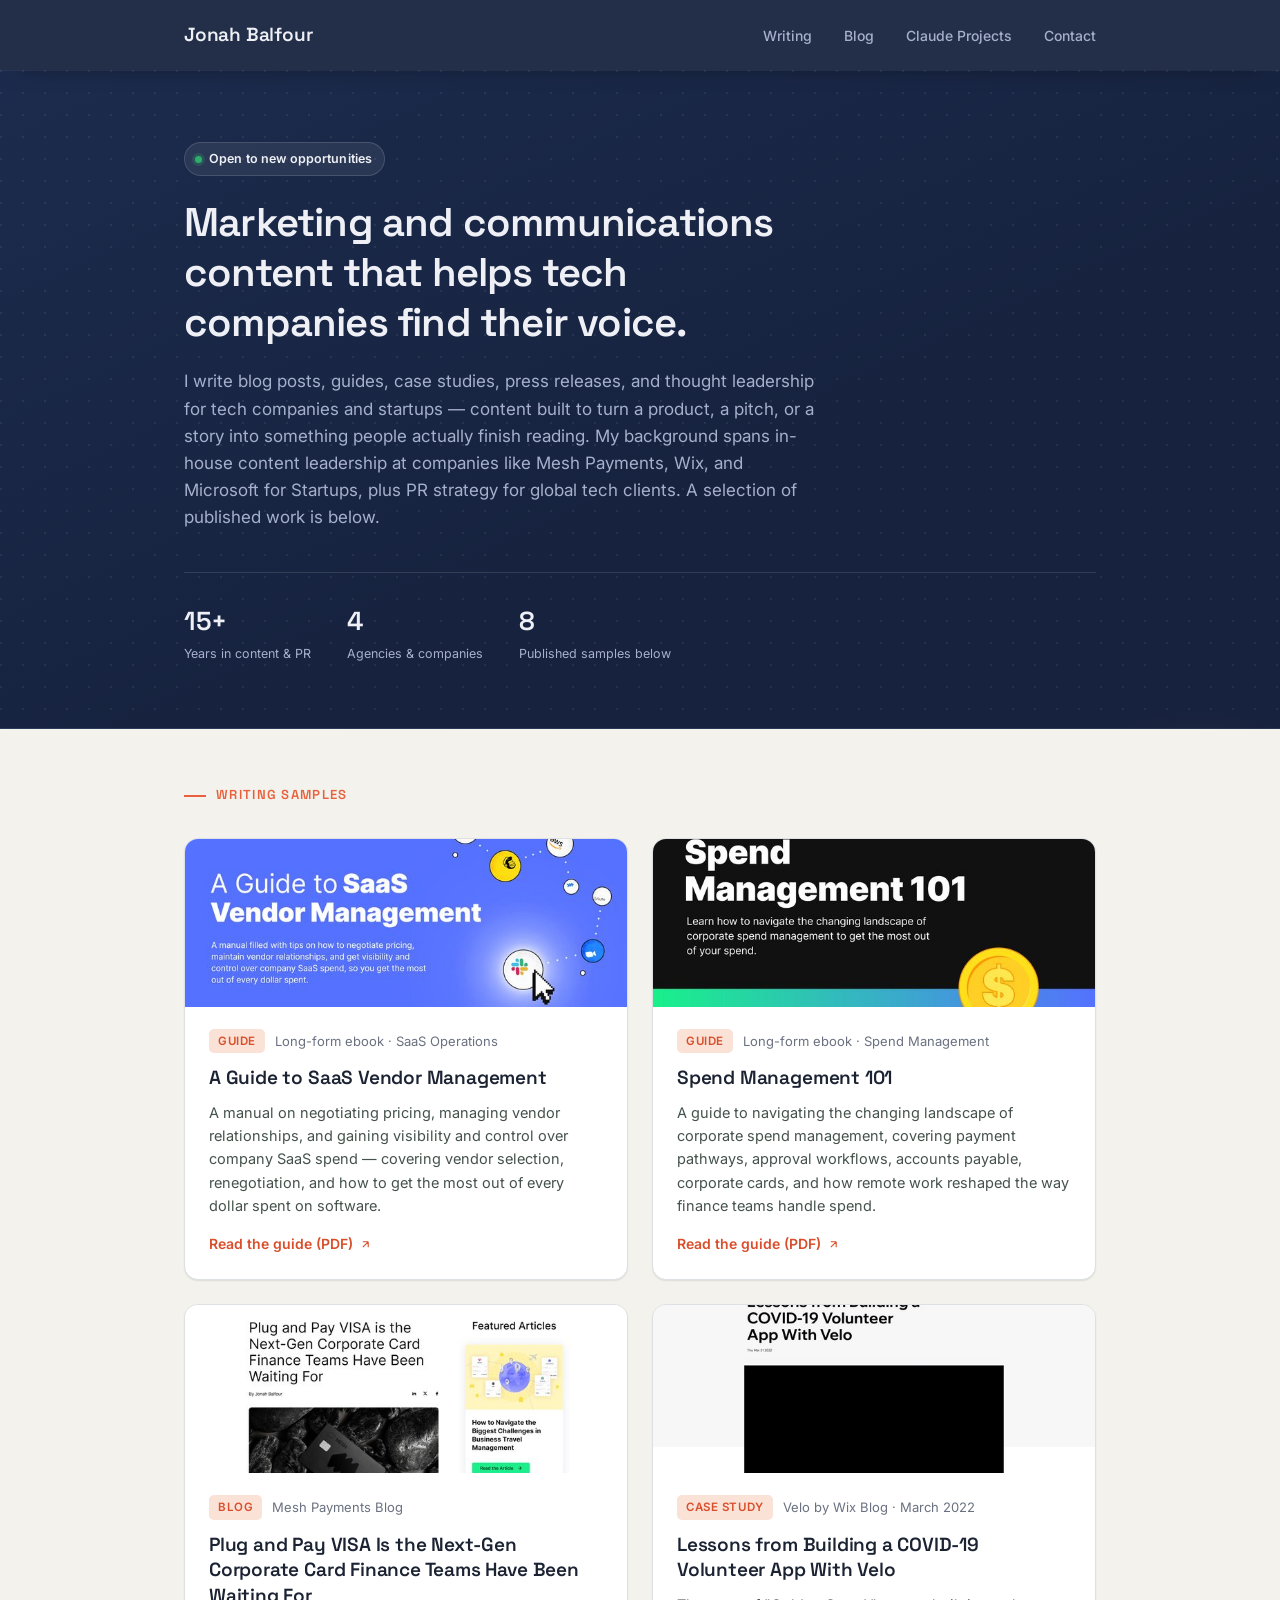
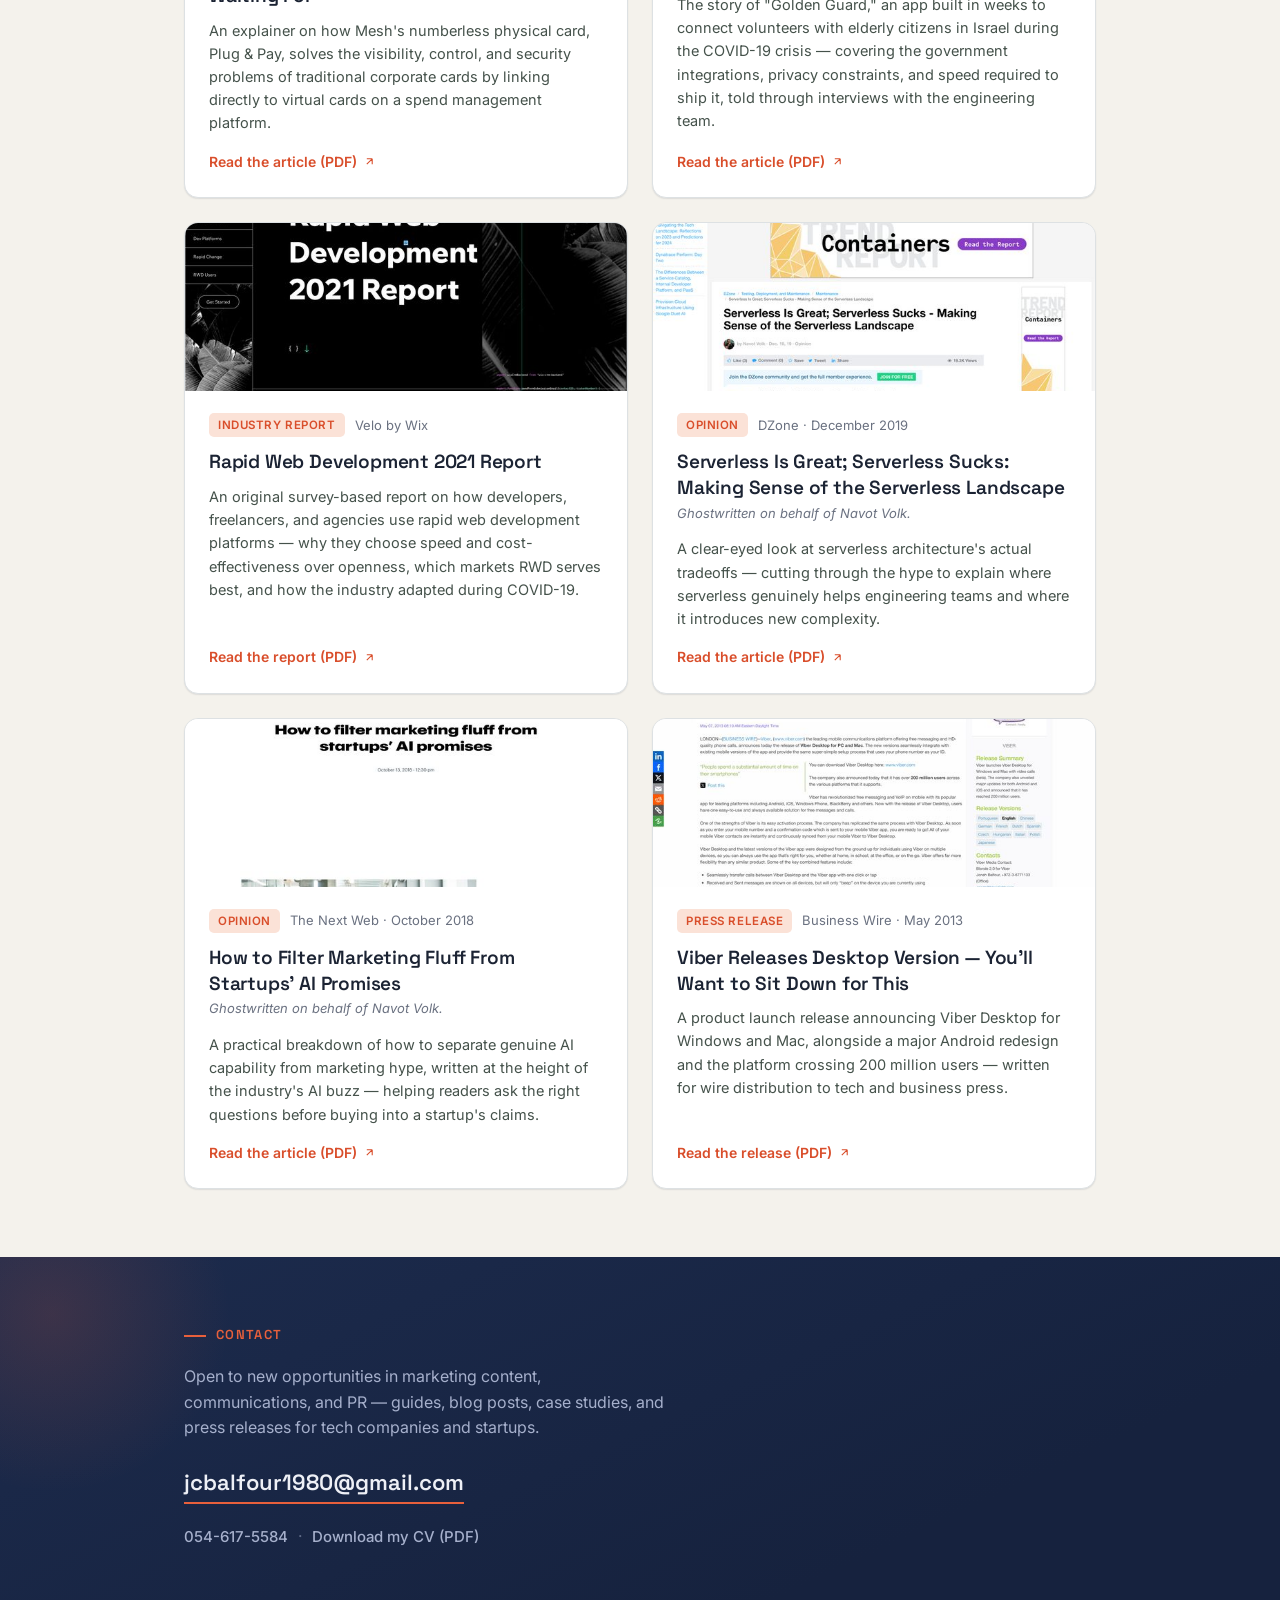
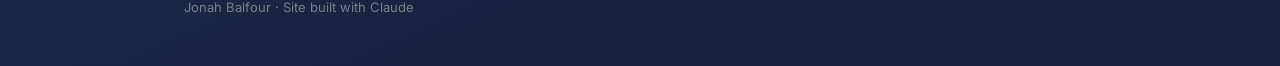
<file: index.html>
<!DOCTYPE html>
<html lang="en">
<head>
<meta charset="UTF-8">
<meta name="viewport" content="width=device-width, initial-scale=1.0">
<meta name="theme-color" content="#16223e">
<title>Jonah Balfour — Writing Portfolio</title>
<link rel="preconnect" href="https://fonts.googleapis.com">
<link rel="preconnect" href="https://fonts.gstatic.com" crossorigin>
<link href="https://fonts.googleapis.com/css2?family=Space+Grotesk:wght@500;600;700&family=Inter:wght@400;500;600&display=swap" rel="stylesheet">
<link rel="stylesheet" href="style.css">
</head>
<body>

<header class="site">
  <div class="wrap">
    <div class="name">Jonah Balfour</div>
    <nav class="site">
      <a href="#writing">Writing</a>
      <a href="blog/index.html">Blog</a>
      <a href="projects/index.html">Claude Projects</a>
      <a href="#contact">Contact</a>
    </nav>
  </div>
</header>

<div class="hero">
  <div class="wrap">
    <span class="badge"><span class="dot"></span>Open to new opportunities</span>
    <h1>Marketing and communications content that helps tech companies find their voice.</h1>
    <p>I write blog posts, guides, case studies, press releases, and thought leadership for tech companies and startups — content built to turn a product, a pitch, or a story into something people actually finish reading. My background spans in-house content leadership at companies like Mesh Payments, Wix, and Microsoft for Startups, plus PR strategy for global tech clients. A selection of published work is below.</p>
    <div class="hero-stats">
      <div class="stat">
        <span class="stat-num">15+</span>
        <span class="stat-label">Years in content &amp; PR</span>
      </div>
      <div class="stat">
        <span class="stat-num">4</span>
        <span class="stat-label">Agencies &amp; companies</span>
      </div>
      <div class="stat">
        <span class="stat-num">8</span>
        <span class="stat-label">Published samples below</span>
      </div>
    </div>
  </div>
</div>

<div class="wrap">
  <section id="writing">
    <h2 class="section-title">Writing Samples</h2>
    <div class="samples">

      <article class="sample">
        <div class="sample-thumb-wrap">
          <img class="sample-thumb" src="thumbs/saas-vendor-management-guide.jpg" alt="" loading="lazy">
        </div>
        <div class="sample-body">
          <div class="sample-meta">
            <span class="tag">Guide</span>
            <span class="pub">Long-form ebook · SaaS Operations</span>
          </div>
          <h3>A Guide to SaaS Vendor Management</h3>
          <p>A manual on negotiating pricing, managing vendor relationships, and gaining visibility and control over company SaaS spend — covering vendor selection, renegotiation, and how to get the most out of every dollar spent on software.</p>
          <a class="read-link" href="samples/saas-vendor-management-guide.pdf" target="_blank" rel="noopener">Read the guide (PDF) <svg viewBox="0 0 24 24" fill="none" stroke="currentColor" stroke-width="2"><path d="M7 17L17 7M17 7H7M17 7V17"/></svg></a>
        </div>
      </article>

      <article class="sample">
        <div class="sample-thumb-wrap">
          <img class="sample-thumb" src="thumbs/spend-management-101-guide.jpg" alt="" loading="lazy">
        </div>
        <div class="sample-body">
          <div class="sample-meta">
            <span class="tag">Guide</span>
            <span class="pub">Long-form ebook · Spend Management</span>
          </div>
          <h3>Spend Management 101</h3>
          <p>A guide to navigating the changing landscape of corporate spend management, covering payment pathways, approval workflows, accounts payable, corporate cards, and how remote work reshaped the way finance teams handle spend.</p>
          <a class="read-link" href="samples/spend-management-101-guide.pdf" target="_blank" rel="noopener">Read the guide (PDF) <svg viewBox="0 0 24 24" fill="none" stroke="currentColor" stroke-width="2"><path d="M7 17L17 7M17 7H7M17 7V17"/></svg></a>
        </div>
      </article>

      <article class="sample">
        <div class="sample-thumb-wrap">
          <img class="sample-thumb" src="thumbs/plug-and-pay-visa-mesh.jpg" alt="" loading="lazy">
        </div>
        <div class="sample-body">
          <div class="sample-meta">
            <span class="tag">Blog</span>
            <span class="pub">Mesh Payments Blog</span>
          </div>
          <h3>Plug and Pay VISA Is the Next-Gen Corporate Card Finance Teams Have Been Waiting For</h3>
          <p>An explainer on how Mesh's numberless physical card, Plug &amp; Pay, solves the visibility, control, and security problems of traditional corporate cards by linking directly to virtual cards on a spend management platform.</p>
          <a class="read-link" href="samples/plug-and-pay-visa-mesh.pdf" target="_blank" rel="noopener">Read the article (PDF) <svg viewBox="0 0 24 24" fill="none" stroke="currentColor" stroke-width="2"><path d="M7 17L17 7M17 7H7M17 7V17"/></svg></a>
        </div>
      </article>

      <article class="sample">
        <div class="sample-thumb-wrap">
          <img class="sample-thumb" src="thumbs/covid19-volunteer-app-velo.jpg" alt="" loading="lazy">
        </div>
        <div class="sample-body">
          <div class="sample-meta">
            <span class="tag">Case Study</span>
            <span class="pub">Velo by Wix Blog · March 2022</span>
          </div>
          <h3>Lessons from Building a COVID-19 Volunteer App With Velo</h3>
          <p>The story of "Golden Guard," an app built in weeks to connect volunteers with elderly citizens in Israel during the COVID-19 crisis — covering the government integrations, privacy constraints, and speed required to ship it, told through interviews with the engineering team.</p>
          <a class="read-link" href="samples/covid19-volunteer-app-velo.pdf" target="_blank" rel="noopener">Read the article (PDF) <svg viewBox="0 0 24 24" fill="none" stroke="currentColor" stroke-width="2"><path d="M7 17L17 7M17 7H7M17 7V17"/></svg></a>
        </div>
      </article>

      <article class="sample">
        <div class="sample-thumb-wrap">
          <img class="sample-thumb" src="thumbs/rapid-web-dev-report-2021.jpg" alt="" loading="lazy">
        </div>
        <div class="sample-body">
          <div class="sample-meta">
            <span class="tag">Industry Report</span>
            <span class="pub">Velo by Wix</span>
          </div>
          <h3>Rapid Web Development 2021 Report</h3>
          <p>An original survey-based report on how developers, freelancers, and agencies use rapid web development platforms — why they choose speed and cost-effectiveness over openness, which markets RWD serves best, and how the industry adapted during COVID-19.</p>
          <a class="read-link" href="samples/rapid-web-dev-report-2021.pdf" target="_blank" rel="noopener">Read the report (PDF) <svg viewBox="0 0 24 24" fill="none" stroke="currentColor" stroke-width="2"><path d="M7 17L17 7M17 7H7M17 7V17"/></svg></a>
        </div>
      </article>

      <article class="sample">
        <div class="sample-thumb-wrap">
          <img class="sample-thumb" src="thumbs/serverless-great-serverless-sucks.jpg" alt="" loading="lazy">
        </div>
        <div class="sample-body">
          <div class="sample-meta">
            <span class="tag">Opinion</span>
            <span class="pub">DZone · December 2019</span>
          </div>
          <h3>Serverless Is Great; Serverless Sucks: Making Sense of the Serverless Landscape</h3>
          <p class="note">Ghostwritten on behalf of Navot Volk.</p>
          <p>A clear-eyed look at serverless architecture's actual tradeoffs — cutting through the hype to explain where serverless genuinely helps engineering teams and where it introduces new complexity.</p>
          <a class="read-link" href="samples/serverless-great-serverless-sucks.pdf" target="_blank" rel="noopener">Read the article (PDF) <svg viewBox="0 0 24 24" fill="none" stroke="currentColor" stroke-width="2"><path d="M7 17L17 7M17 7H7M17 7V17"/></svg></a>
        </div>
      </article>

      <article class="sample">
        <div class="sample-thumb-wrap">
          <img class="sample-thumb" src="thumbs/filtering-ai-marketing-fluff.jpg" alt="" loading="lazy">
        </div>
        <div class="sample-body">
          <div class="sample-meta">
            <span class="tag">Opinion</span>
            <span class="pub">The Next Web · October 2018</span>
          </div>
          <h3>How to Filter Marketing Fluff From Startups' AI Promises</h3>
          <p class="note">Ghostwritten on behalf of Navot Volk.</p>
          <p>A practical breakdown of how to separate genuine AI capability from marketing hype, written at the height of the industry's AI buzz — helping readers ask the right questions before buying into a startup's claims.</p>
          <a class="read-link" href="samples/filtering-ai-marketing-fluff.pdf" target="_blank" rel="noopener">Read the article (PDF) <svg viewBox="0 0 24 24" fill="none" stroke="currentColor" stroke-width="2"><path d="M7 17L17 7M17 7H7M17 7V17"/></svg></a>
        </div>
      </article>

      <article class="sample">
        <div class="sample-thumb-wrap">
          <img class="sample-thumb" src="thumbs/viber-desktop-launch-press-release.jpg" alt="" loading="lazy">
        </div>
        <div class="sample-body">
          <div class="sample-meta">
            <span class="tag">Press Release</span>
            <span class="pub">Business Wire · May 2013</span>
          </div>
          <h3>Viber Releases Desktop Version — You'll Want to Sit Down for This</h3>
          <p>A product launch release announcing Viber Desktop for Windows and Mac, alongside a major Android redesign and the platform crossing 200 million users — written for wire distribution to tech and business press.</p>
          <a class="read-link" href="samples/viber-desktop-launch-press-release.pdf" target="_blank" rel="noopener">Read the release (PDF) <svg viewBox="0 0 24 24" fill="none" stroke="currentColor" stroke-width="2"><path d="M7 17L17 7M17 7H7M17 7V17"/></svg></a>
        </div>
      </article>

    </div>
  </section>
</div>

<footer class="contact" id="contact">
  <div class="wrap">
    <h2 class="section-title">Contact</h2>
    <p>Open to new opportunities in marketing content, communications, and PR — guides, blog posts, case studies, and press releases for tech companies and startups.</p>
    <a class="contact-email" href="mailto:jcbalfour1980@gmail.com">jcbalfour1980@gmail.com</a>
    <div class="contact-links">
      <a class="contact-link" href="tel:+972546175584">054-617-5584</a>
      <span class="contact-sep">·</span>
      <a class="contact-link" href="jonah-balfour-cv.pdf" target="_blank" rel="noopener">Download my CV (PDF)</a>
    </div>
    <div class="fine-print">Jonah Balfour · Site built with Claude</div>
  </div>
</footer>

<script src="app.js"></script>
</body>
</html>
</file>
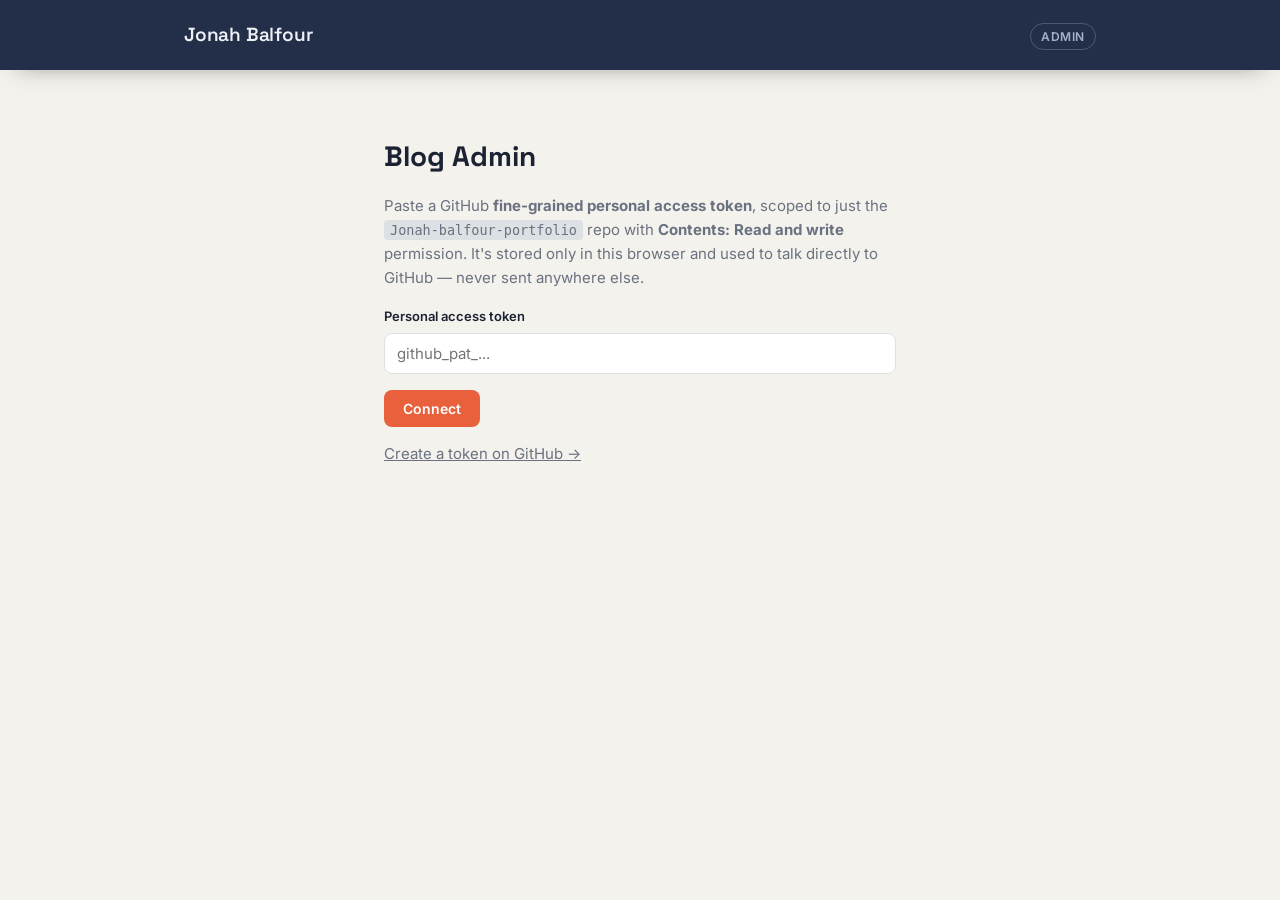
<file: admin/index.html>
<!DOCTYPE html>
<html lang="en">
<head>
<meta charset="UTF-8">
<meta name="viewport" content="width=device-width, initial-scale=1.0">
<meta name="theme-color" content="#16223e">
<meta name="robots" content="noindex, nofollow">
<title>Blog Admin — Jonah Balfour</title>
<link rel="preconnect" href="https://fonts.googleapis.com">
<link rel="preconnect" href="https://fonts.gstatic.com" crossorigin>
<link href="https://fonts.googleapis.com/css2?family=Space+Grotesk:wght@500;600;700&family=Inter:wght@400;500;600&display=swap" rel="stylesheet">
<link rel="stylesheet" href="../style.css">
<link rel="stylesheet" href="admin.css">
</head>
<body>

<header class="site">
  <div class="wrap">
    <a class="name" href="../index.html">Jonah Balfour</a>
    <span class="admin-badge">Admin</span>
  </div>
</header>

<div id="authGate" class="wrap admin-gate">
  <h1>Blog Admin</h1>
  <p>Paste a GitHub <strong>fine-grained personal access token</strong>, scoped to just the
    <code>Jonah-balfour-portfolio</code> repo with <strong>Contents: Read and write</strong> permission.
    It's stored only in this browser and used to talk directly to GitHub — never sent anywhere else.</p>
  <label class="admin-field">
    <span>Personal access token</span>
    <input type="password" id="tokenInput" placeholder="github_pat_..." autocomplete="off">
  </label>
  <button id="connectBtn" class="admin-btn-primary">Connect</button>
  <p id="authStatus" class="admin-hint"></p>
  <p id="authError" class="admin-status admin-status-error" hidden></p>
  <p class="admin-hint">
    <a href="https://github.com/settings/tokens?type=beta" target="_blank" rel="noopener">Create a token on GitHub →</a>
  </p>
</div>

<div id="app" class="wrap" hidden>

  <div class="admin-topbar">
    <div>Connected to <strong>JonahBalfour/Jonah-balfour-portfolio</strong></div>
    <button id="signOutBtn" class="admin-btn-secondary">Sign out</button>
  </div>

  <div class="admin-tabs">
    <button class="admin-tab active" data-tab="editor" type="button">New Post</button>
    <button class="admin-tab" data-tab="manage" type="button">Manage Posts</button>
  </div>

  <section id="editorView" class="admin-view">
    <h2 id="editorHeading">New Post</h2>

    <label class="admin-field">
      <span>Title</span>
      <input type="text" id="titleInput" placeholder="Post title">
    </label>

    <div class="admin-slug-row">
      <span>Slug:</span>
      <span id="slugDisplay" class="admin-slug-value">(enter a title)</span>
      <input type="text" id="slugInput" class="admin-slug-input" hidden>
      <button type="button" id="editSlugBtn" class="admin-link-btn">edit</button>
    </div>

    <div class="admin-field-row">
      <label class="admin-field">
        <span>Date</span>
        <input type="date" id="dateInput">
      </label>
      <label class="admin-field">
        <span>Tag</span>
        <input type="text" id="tagInput" placeholder="e.g. Opinion">
      </label>
    </div>

    <label class="admin-field">
      <span>Summary <span class="admin-hint-inline">(short teaser shown on the blog list)</span></span>
      <textarea id="summaryInput" rows="2" placeholder="One or two sentences"></textarea>
    </label>

    <div class="admin-field">
      <span>Body</span>
      <div class="admin-toolbar">
        <button type="button" data-cmd="bold" title="Bold"><b>B</b></button>
        <button type="button" data-cmd="italic" title="Italic"><i>I</i></button>
        <button type="button" data-block="h2" title="Heading 2">H2</button>
        <button type="button" data-block="h3" title="Heading 3">H3</button>
        <button type="button" data-block="p" title="Paragraph">¶</button>
        <button type="button" data-block="blockquote" title="Blockquote">&ldquo;&rdquo;</button>
        <button type="button" id="linkBtn" title="Insert link">Link</button>
        <button type="button" id="imageBtn" title="Insert image">Image</button>
        <input type="file" id="imageFile" accept="image/*" hidden>
      </div>
      <div id="editor" class="post-content admin-editor" contenteditable="true"></div>
    </div>

    <div class="admin-actions">
      <button id="publishBtn" class="admin-btn-primary">Publish</button>
      <button id="cancelEditBtn" class="admin-btn-secondary" hidden>Cancel</button>
    </div>

    <div id="statusLog" class="admin-status-log"></div>
  </section>

  <section id="manageView" class="admin-view" hidden>
    <h2>Manage Posts</h2>
    <div id="postsList" class="admin-posts-list">Loading…</div>
  </section>

</div>

<script src="admin.js"></script>
</body>
</html>
</file>
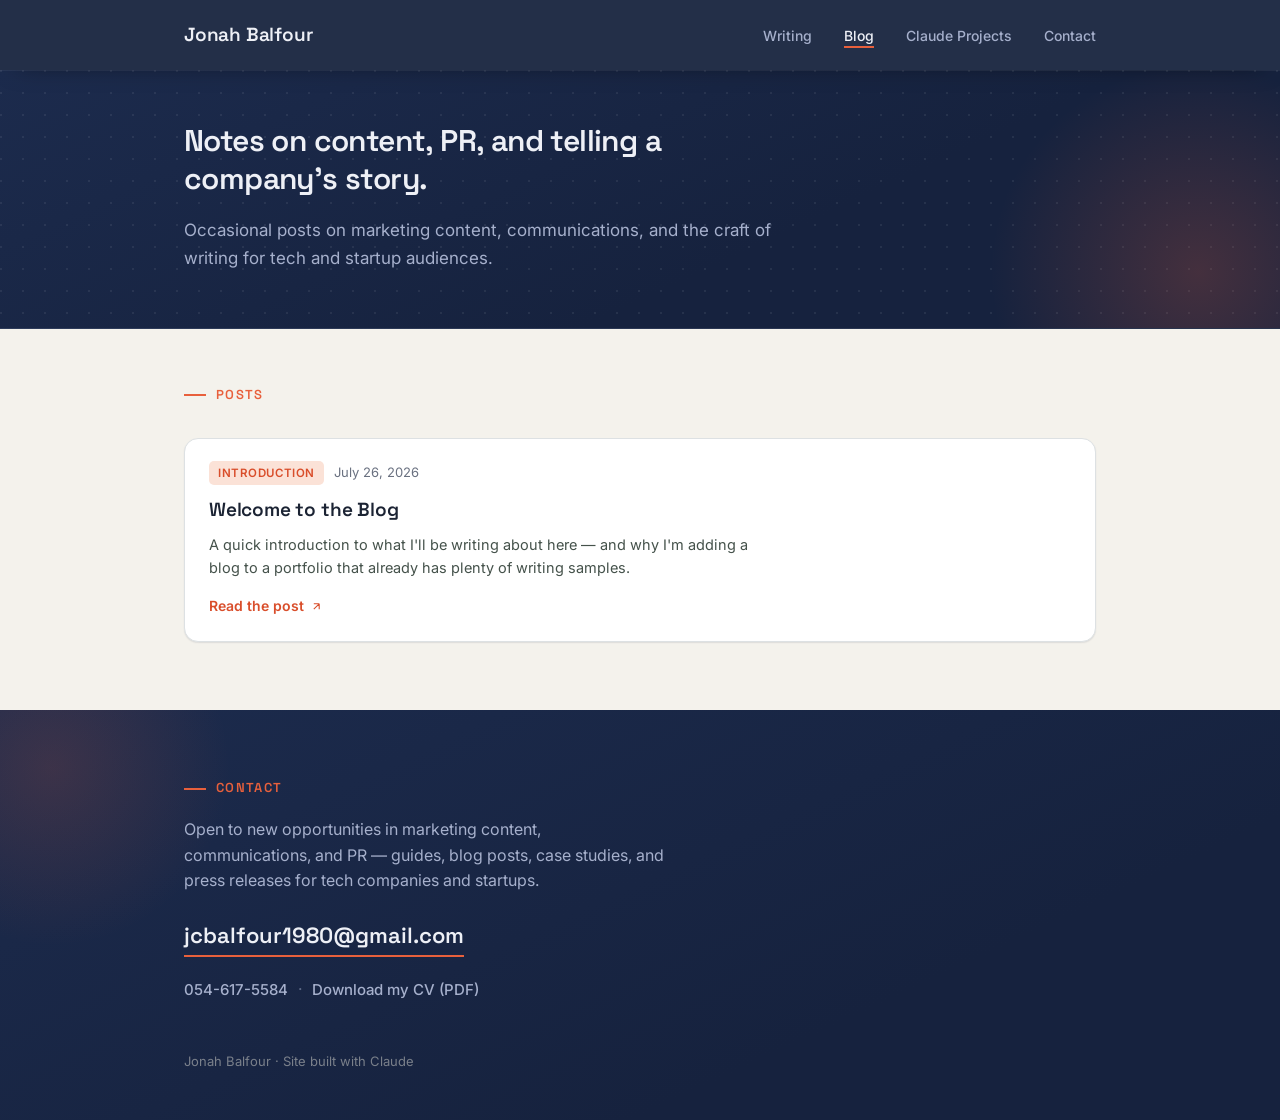
<file: blog/index.html>
<!DOCTYPE html>
<html lang="en"><head>
<meta charset="UTF-8">
<meta name="viewport" content="width=device-width, initial-scale=1.0">
<meta name="theme-color" content="#16223e">
<title>Blog — Jonah Balfour</title>
<link rel="preconnect" href="https://fonts.googleapis.com">
<link rel="preconnect" href="https://fonts.gstatic.com" crossorigin="">
<link href="https://fonts.googleapis.com/css2?family=Space+Grotesk:wght@500;600;700&amp;family=Inter:wght@400;500;600&amp;display=swap" rel="stylesheet">
<link rel="stylesheet" href="../style.css">
</head>
<body>

<header class="site">
  <div class="wrap">
    <a class="name" href="../index.html">Jonah Balfour</a>
    <nav class="site">
      <a href="../index.html#writing">Writing</a>
      <a href="index.html" class="current">Blog</a>
      <a href="../projects/index.html">Claude Projects</a>
      <a href="../index.html#contact">Contact</a>
    </nav>
  </div>
</header>

<div class="hero hero-small">
  <div class="wrap">
    <h1>Notes on content, PR, and telling a company's story.</h1>
    <p>Occasional posts on marketing content, communications, and the craft of writing for tech and startup audiences.</p>
  </div>
</div>

<div class="wrap">
  <section id="posts">
    <h2 class="section-title">Posts</h2>
    <div class="samples samples-list">

      <article class="sample">
        <div class="sample-body">
          <div class="sample-meta">
            <span class="tag">Introduction</span>
            <span class="pub">July 26, 2026</span>
          </div>
          <h3>Welcome to the Blog</h3>
          <p>A quick introduction to what I'll be writing about here — and why I'm adding a blog to a portfolio that already has plenty of writing samples.</p>
          <a class="read-link" href="posts/welcome-to-the-blog.html">Read the post <svg viewBox="0 0 24 24" fill="none" stroke="currentColor" stroke-width="2"><path d="M7 17L17 7M17 7H7M17 7V17"></path></svg></a>
        </div>
      </article>

    </div>
  </section>
</div>

<footer class="contact" id="contact">
  <div class="wrap">
    <h2 class="section-title">Contact</h2>
    <p>Open to new opportunities in marketing content, communications, and PR — guides, blog posts, case studies, and press releases for tech companies and startups.</p>
    <a class="contact-email" href="mailto:jcbalfour1980@gmail.com">jcbalfour1980@gmail.com</a>
    <div class="contact-links">
      <a class="contact-link" href="tel:+972546175584">054-617-5584</a>
      <span class="contact-sep">·</span>
      <a class="contact-link" href="../jonah-balfour-cv.pdf" target="_blank" rel="noopener">Download my CV (PDF)</a>
    </div>
    <div class="fine-print">Jonah Balfour · Site built with Claude</div>
  </div>
</footer>

<script src="../app.js"></script>






</body></html>
</file>
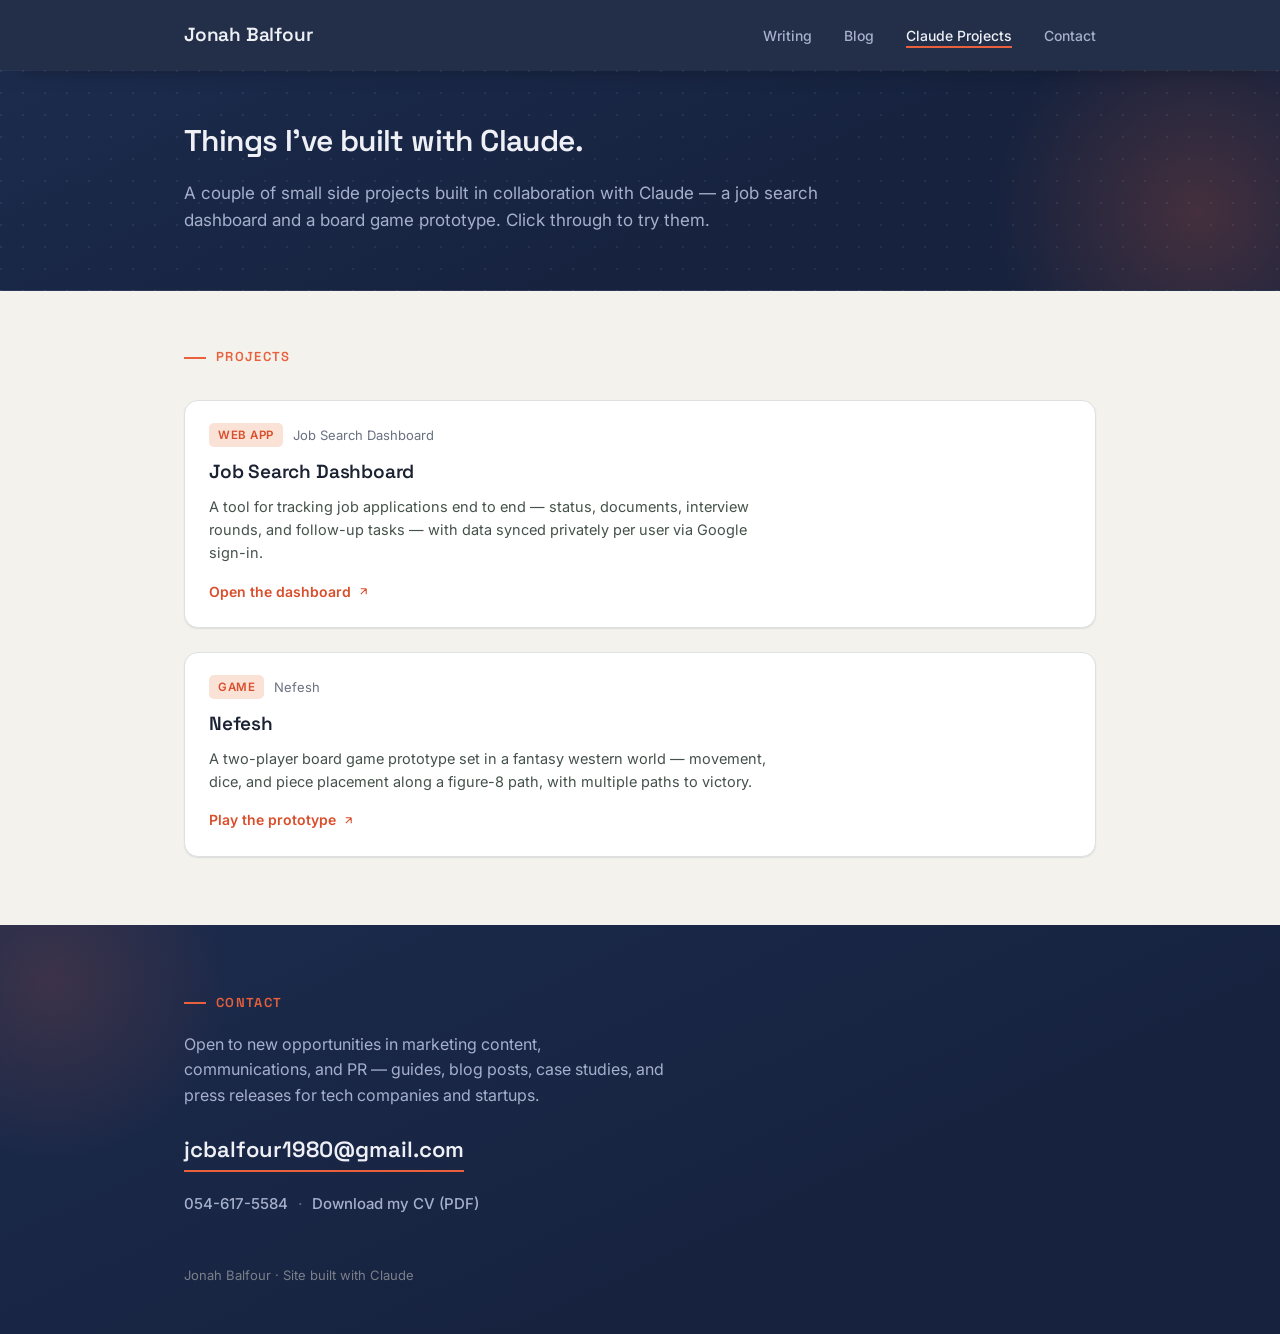
<file: projects/index.html>
<!DOCTYPE html>
<html lang="en">
<head>
<meta charset="UTF-8">
<meta name="viewport" content="width=device-width, initial-scale=1.0">
<meta name="theme-color" content="#16223e">
<title>Claude Projects — Jonah Balfour</title>
<link rel="preconnect" href="https://fonts.googleapis.com">
<link rel="preconnect" href="https://fonts.gstatic.com" crossorigin>
<link href="https://fonts.googleapis.com/css2?family=Space+Grotesk:wght@500;600;700&family=Inter:wght@400;500;600&display=swap" rel="stylesheet">
<link rel="stylesheet" href="../style.css">
</head>
<body>

<header class="site">
  <div class="wrap">
    <a class="name" href="../index.html">Jonah Balfour</a>
    <nav class="site">
      <a href="../index.html#writing">Writing</a>
      <a href="../blog/index.html">Blog</a>
      <a href="index.html" class="current">Claude Projects</a>
      <a href="../index.html#contact">Contact</a>
    </nav>
  </div>
</header>

<div class="hero hero-small">
  <div class="wrap">
    <h1>Things I've built with Claude.</h1>
    <p>A couple of small side projects built in collaboration with Claude — a job search dashboard and a board game prototype. Click through to try them.</p>
  </div>
</div>

<div class="wrap">
  <section id="projects">
    <h2 class="section-title">Projects</h2>
    <div class="samples samples-list">

      <article class="sample">
        <div class="sample-body">
          <div class="sample-meta">
            <span class="tag">Web App</span>
            <span class="pub">Job Search Dashboard</span>
          </div>
          <h3>Job Search Dashboard</h3>
          <p>A tool for tracking job applications end to end — status, documents, interview rounds, and follow-up tasks — with data synced privately per user via Google sign-in.</p>
          <a class="read-link" href="dashboard/index.html">Open the dashboard <svg viewBox="0 0 24 24" fill="none" stroke="currentColor" stroke-width="2"><path d="M7 17L17 7M17 7H7M17 7V17"/></svg></a>
        </div>
      </article>

      <article class="sample">
        <div class="sample-body">
          <div class="sample-meta">
            <span class="tag">Game</span>
            <span class="pub">Nefesh</span>
          </div>
          <h3>Nefesh</h3>
          <p>A two-player board game prototype set in a fantasy western world — movement, dice, and piece placement along a figure-8 path, with multiple paths to victory.</p>
          <a class="read-link" href="game/index.html">Play the prototype <svg viewBox="0 0 24 24" fill="none" stroke="currentColor" stroke-width="2"><path d="M7 17L17 7M17 7H7M17 7V17"/></svg></a>
        </div>
      </article>

    </div>
  </section>
</div>

<footer class="contact" id="contact">
  <div class="wrap">
    <h2 class="section-title">Contact</h2>
    <p>Open to new opportunities in marketing content, communications, and PR — guides, blog posts, case studies, and press releases for tech companies and startups.</p>
    <a class="contact-email" href="mailto:jcbalfour1980@gmail.com">jcbalfour1980@gmail.com</a>
    <div class="contact-links">
      <a class="contact-link" href="tel:+972546175584">054-617-5584</a>
      <span class="contact-sep">·</span>
      <a class="contact-link" href="../jonah-balfour-cv.pdf" target="_blank" rel="noopener">Download my CV (PDF)</a>
    </div>
    <div class="fine-print">Jonah Balfour · Site built with Claude</div>
  </div>
</footer>

</body>
</html>
</file>
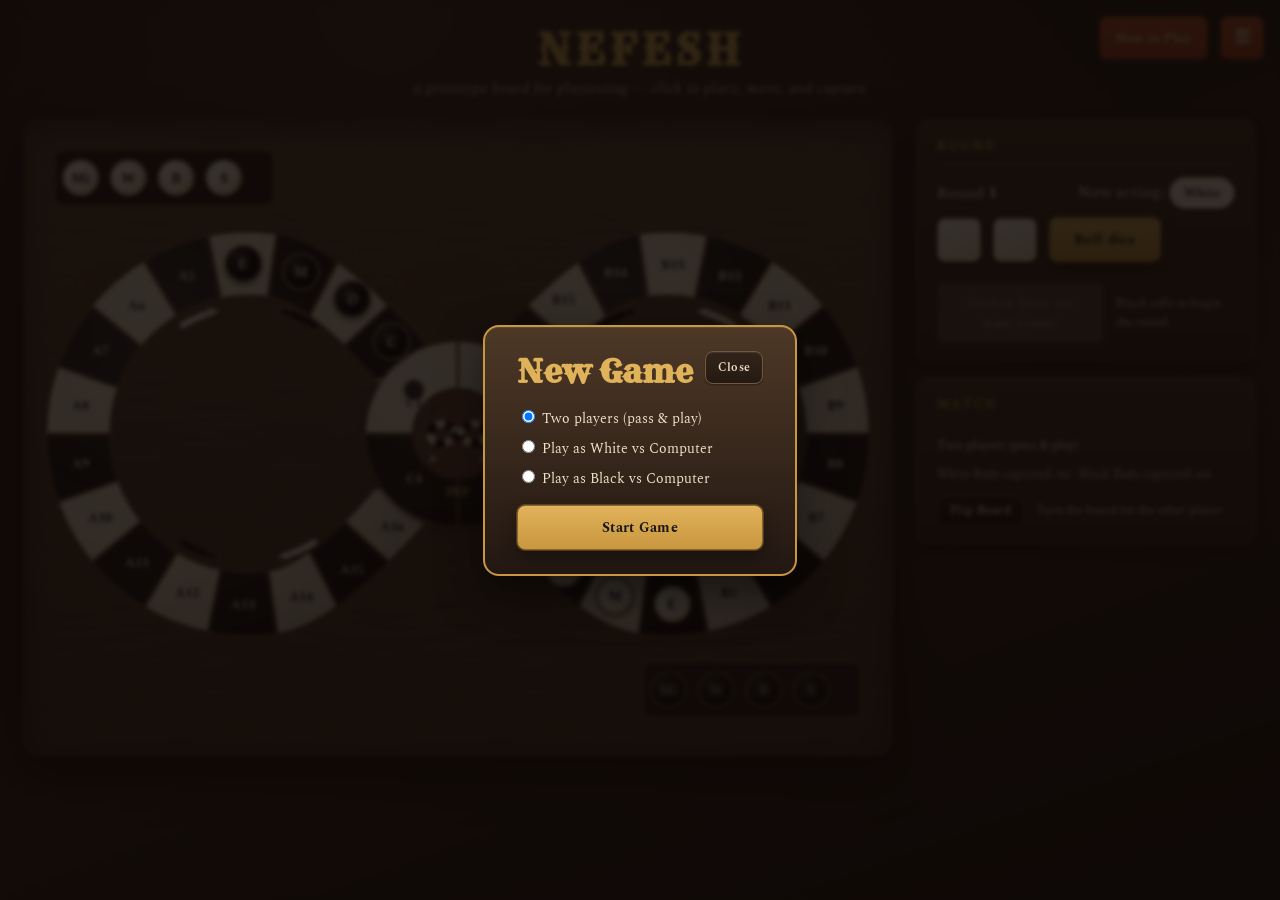
<file: projects/game/index.html>
<!DOCTYPE html>
<html lang="en">
<head>
<meta charset="UTF-8">
<meta name="viewport" content="width=device-width, initial-scale=1, viewport-fit=cover">
<title>Nefesh — Prototype Board</title>
<link rel="manifest" href="manifest.json">
<meta name="theme-color" content="#221712">
<link rel="icon" href="icons/favicon-32.png" sizes="32x32">
<link rel="apple-touch-icon" href="icons/icon-180.png">
<meta name="apple-mobile-web-app-capable" content="yes">
<meta name="apple-mobile-web-app-status-bar-style" content="black-translucent">
<meta name="apple-mobile-web-app-title" content="Nefesh">
<link rel="preconnect" href="https://fonts.googleapis.com">
<link href="https://fonts.googleapis.com/css2?family=Rye&family=Spectral:ital,wght@0,400;0,600;1,400&family=Spectral+SC:wght@600&display=swap" rel="stylesheet">
<style>
  :root{
    --ink:#1C1712;
    --parchment:#EAD9B4;
    --parchment-dim:#d9c69c;
    --wood-dark:#221712;
    --wood:#3a2a1d;
    --wood-light:#4d3826;
    --rust:#a8471f;
    --rust-light:#c25a2c;
    --rust-dark:#7a3115;
    --gold:#c9973f;
    --gold-bright:#e0b25a;
    --gold-text:#e6bd6c;
    --cream:#efe3c8;
    --white-piece:#f4ecd8;
    --black-piece:#141110;
    --danger:#8a2e1f;

    /* Spacing scale - everything below snaps to this 4/8pt rhythm. */
    --sp-1:4px; --sp-2:8px; --sp-3:12px; --sp-4:16px; --sp-5:20px;
    --sp-6:24px; --sp-7:32px; --sp-8:40px; --sp-9:48px;

    /* Type scale. */
    --fs-xs:12px; --fs-sm:13px; --fs-base:14px; --fs-md:15px;
    --fs-lg:18px; --fs-xl:24px; --fs-2xl:32px; --fs-display:42px;

    --radius-sm:8px; --radius-md:12px; --radius-lg:16px; --radius-pill:999px;

    /* Elevation - layered shadows read as "lifted off the table". */
    --shadow-1:0 1px 2px rgba(0,0,0,0.35);
    --shadow-2:0 6px 16px rgba(0,0,0,0.38);
    --shadow-3:0 18px 44px rgba(0,0,0,0.5);
    --bevel-top:inset 0 1px 0 rgba(255,255,255,0.08);
    --bevel-bottom:inset 0 -1px 0 rgba(0,0,0,0.25);

    --ease:cubic-bezier(.2,.7,.3,1);
  }
  *{box-sizing:border-box;}
  body{
    margin:0;
    min-height:100vh;
    background:
      radial-gradient(ellipse at 30% 0%, #4a3423 0%, transparent 60%),
      linear-gradient(160deg, var(--wood-dark), var(--wood) 60%, var(--wood-dark));
    font-family:'Spectral',serif;
    color:var(--cream);
    padding:var(--sp-6);
  }
  ::selection{ background:var(--gold); color:var(--ink); }
  :focus-visible{ outline:2px solid var(--gold-bright); outline-offset:2px; border-radius:4px; }
  h1.title{
    font-family:'Rye',serif;
    text-align:center;
    font-size:var(--fs-display);
    letter-spacing:4px;
    color:var(--gold-bright);
    margin:0 0 2px 0;
    text-shadow:0 2px 0 rgba(0,0,0,0.5);
  }
  .subtitle{
    text-align:center;
    font-style:italic;
    color:var(--parchment-dim);
    margin:0 0 var(--sp-5) 0;
    font-size:var(--fs-base);
    letter-spacing:1px;
  }
  .app{
    display:flex;
    gap:var(--sp-6);
    max-width:1680px;
    margin:0 auto;
    align-items:flex-start;
    flex-wrap:wrap;
  }
  .board-panel{
    flex:1 1 560px;
    min-width:560px;
    /* Fractal-noise grain layered under the existing wood gradient, so it
       reads as a real wood surface instead of a flat CSS gradient. Streaked
       (low frequency along x, higher along y) rather than uniform static so
       it reads as long horizontal grain lines, the way real wood does. */
    background-image:
      url("data:image/svg+xml,%3Csvg xmlns='http://www.w3.org/2000/svg' width='320' height='160'%3E%3Cfilter id='n'%3E%3CfeTurbulence type='fractalNoise' baseFrequency='0.012 0.35' numOctaves='3' stitchTiles='stitch'/%3E%3CfeColorMatrix type='matrix' values='0 0 0 0 0  0 0 0 0 0  0 0 0 0 0  0 0 0 0.16 0'/%3E%3C/filter%3E%3Crect width='100%25' height='100%25' filter='url(%23n)'/%3E%3C/svg%3E"),
      /* Lighter than the shared --wood/--wood-light tokens (which stay as
         they are for the rest of the UI) - just for this panel's surface. */
      linear-gradient(180deg,#6b5138,#523d29);
    border:1px solid #5c422c;
    border-radius:var(--radius-lg);
    padding:var(--sp-4);
    box-shadow:0 10px 30px rgba(0,0,0,0.4) inset, var(--shadow-3);
  }
  .control-panel{
    flex:0 1 340px;
    min-width:320px;
    max-width:340px;
    display:flex;
    flex-direction:column;
    gap:var(--sp-4);
  }
  .panel-box{
    background:linear-gradient(180deg,var(--wood-light),var(--wood));
    border:1px solid #5c422c;
    border-radius:var(--radius-md);
    padding:var(--sp-4) var(--sp-5);
    box-shadow:var(--shadow-2), var(--bevel-top);
  }
  .panel-title{
    font-family:'Spectral SC',serif;
    letter-spacing:2px;
    font-size:var(--fs-sm);
    color:var(--gold-text);
    margin:0 0 var(--sp-3) 0;
    border-bottom:1px solid #5c422c;
    padding-bottom:var(--sp-2);
  }
  .row{display:flex; align-items:center; justify-content:space-between; gap:var(--sp-3);}
  .pill{
    display:inline-block;
    padding:5px 14px;
    border-radius:var(--radius-pill);
    font-size:var(--fs-sm);
    font-weight:600;
    border:1px solid var(--gold);
    box-shadow:var(--shadow-1);
  }
  .pill.white{background:var(--white-piece); color:var(--ink);}
  .pill.black{background:var(--black-piece); color:var(--cream); border-color:#555;}

  /* --- Buttons: a real hierarchy instead of one style for everything. ---
     .btn-primary  - the one action you take almost every turn (Roll Dice)
     .btn-secondary - top-level navigation / commitments (How to Play, Menu, New Game, Start Game)
     button (bare)  - tertiary/utility default (Close, tabs, Flip Board, Copy...) */
  button{
    font-family:'Spectral',serif;
    font-weight:600;
    background:linear-gradient(180deg,#332419,#241a12);
    color:var(--cream);
    border:1px solid #6e5a42;
    border-radius:var(--radius-sm);
    padding:10px var(--sp-4);
    min-height:40px;
    cursor:pointer;
    font-size:var(--fs-sm);
    letter-spacing:0.3px;
    box-shadow:var(--shadow-1), var(--bevel-top);
    transition:background 0.15s var(--ease), border-color 0.15s var(--ease), transform 0.1s var(--ease), box-shadow 0.15s var(--ease);
  }
  button:hover:not(:disabled){ border-color:#8a7157; transform:translateY(-1px); box-shadow:var(--shadow-2), var(--bevel-top); }
  button:active:not(:disabled){ transform:translateY(1px); box-shadow:var(--shadow-1); }
  button:disabled{background:#5a4a3c; color:#93867a; cursor:not-allowed; border-color:#4a3c30; box-shadow:none;}

  .btn-secondary{
    background:linear-gradient(180deg,var(--rust-light),var(--rust));
    border:1px solid var(--rust-dark);
    min-height:44px;
  }
  .btn-secondary:hover:not(:disabled){ background:linear-gradient(180deg,#d3673a,var(--rust-light)); border-color:#8a3d1e; }

  .btn-primary{
    background:linear-gradient(180deg,var(--gold-bright),var(--gold));
    color:var(--ink);
    border:1px solid #8a6425;
    font-weight:700;
    font-size:var(--fs-base);
    padding:11px var(--sp-6);
    min-height:44px;
    box-shadow:0 0 0 1px rgba(224,178,90,0.25), var(--shadow-2), var(--bevel-top);
  }
  .btn-primary:hover:not(:disabled){
    background:linear-gradient(180deg,#eec178,var(--gold-bright));
    box-shadow:0 0 0 1px rgba(224,178,90,0.4), var(--shadow-3), var(--bevel-top);
  }
  .btn-primary:disabled{ background:#5a4a3c; color:#93867a; box-shadow:none; }

  .btn-icon{
    width:44px; height:44px; padding:0;
    display:inline-flex; align-items:center; justify-content:center;
    font-size:18px; line-height:1;
  }

  .btn-sm{ min-height:32px; padding:6px var(--sp-3); font-size:var(--fs-xs); }

  .select-field{
    width:100%; min-height:40px; padding:8px var(--sp-3);
    font-family:'Spectral',serif; font-size:var(--fs-sm);
    background:#2c2018; color:var(--cream);
    border:1px solid var(--gold); border-radius:var(--radius-sm);
    box-shadow:var(--shadow-1), var(--bevel-top);
    transition:border-color 0.15s var(--ease), box-shadow 0.15s var(--ease);
  }
  .select-field:hover{ border-color:var(--gold-bright); }
  .select-field:focus-visible{ outline:2px solid var(--gold-bright); outline-offset:1px; }

  .dice-row{display:flex; gap:var(--sp-3); align-items:center; margin:var(--sp-2) 0;}
  .die{
    width:44px;height:44px;border-radius:var(--radius-sm);
    background:linear-gradient(155deg,#fbf5e6,var(--parchment));
    border:1px solid #8a7757;
    box-shadow:0 2px 4px rgba(0,0,0,0.4), var(--bevel-top);
    display:grid; grid-template-columns:repeat(3,1fr); grid-template-rows:repeat(3,1fr);
    padding:6px; gap:1px;
  }
  .die .pip{
    width:100%; aspect-ratio:1; border-radius:50%;
    background:var(--ink); align-self:center; justify-self:center;
  }
  .die .pip.p1{grid-area:1/1;} .die .pip.p2{grid-area:1/3;}
  .die .pip.p3{grid-area:2/1;} .die .pip.p4{grid-area:2/2;} .die .pip.p5{grid-area:2/3;}
  .die .pip.p6{grid-area:3/1;} .die .pip.p7{grid-area:3/3;}
  .move-options{display:flex; flex-wrap:wrap; gap:var(--sp-2); margin-top:var(--sp-2);}
  .move-chip{
    background:#2c2018; border:1px solid var(--gold); color:var(--cream);
    border-radius:var(--radius-sm); padding:4px 10px; font-size:var(--fs-xs);
  }
  .bench-section{margin-bottom:var(--sp-2);}
  .bench-list{display:flex; flex-wrap:wrap; gap:var(--sp-2); margin-top:var(--sp-2);}
  .piece-btn{
    display:flex; flex-direction:column; align-items:center;
    width:52px; padding:6px 2px;
    border-radius:var(--radius-sm); border:1px solid #6e5a42;
    background:#2c2018; color:var(--cream);
    cursor:pointer; font-size:10px; line-height:1.2;
  }
  .piece-btn .abbr{font-size:15px; font-weight:700; font-family:'Spectral SC';}
  .piece-btn.selected{border-color:var(--gold-bright); box-shadow:0 0 0 2px var(--gold-bright);}
  .piece-btn.captured{opacity:0.35; text-decoration:line-through; cursor:not-allowed;}
  .piece-btn.onboard{border-color:#3f7a4a;}
  .piece-btn:disabled, .piece-btn.disabled{opacity:0.4; cursor:not-allowed;}
  .legal-move-space{cursor:pointer;}
  #log{
    max-height:130px; overflow-y:auto; font-size:var(--fs-xs);
    color:var(--parchment-dim); display:flex; flex-direction:column; gap:var(--sp-1);
    padding-right:var(--sp-1);
  }
  details summary{cursor:pointer; color:var(--gold-text); font-size:var(--fs-xs); margin-bottom:var(--sp-2);}
  details p, details li{font-size:var(--fs-xs); color:var(--parchment-dim); line-height:1.5;}
  .top-actions{
    position:fixed; top:var(--sp-4); right:var(--sp-4); z-index:20;
    display:flex; gap:var(--sp-3);
  }
  .overlay{
    position:fixed; inset:0; background:rgba(10,6,4,0.82);
    display:none; align-items:center; justify-content:center; z-index:50;
    backdrop-filter:blur(2px);
  }
  .overlay.show{display:flex; animation:overlay-fade 0.15s var(--ease);}
  @keyframes overlay-fade{ from{opacity:0;} to{opacity:1;} }
  .overlay-box{
    background:linear-gradient(180deg,var(--wood-light),var(--wood-dark));
    border:2px solid var(--gold); border-radius:var(--radius-lg);
    padding:var(--sp-7) var(--sp-8); text-align:center; max-width:420px;
    box-shadow:var(--shadow-3), var(--bevel-top);
    animation:overlay-rise 0.2s var(--ease);
  }
  @keyframes overlay-rise{ from{opacity:0; transform:translateY(8px) scale(0.98);} to{opacity:1; transform:none;} }
  .overlay-box h2{font-family:'Rye'; color:var(--gold-bright); font-size:var(--fs-2xl); margin:0 0 var(--sp-2);}
  .overlay-box p{color:var(--parchment); font-size:var(--fs-base);}
  small.hint{color:#a89a86; font-size:var(--fs-xs);}
  .howto-tab-btn{background:#2c2018; border:1px solid #6e5a42;}
  .howto-tab-btn.active{background:linear-gradient(180deg,var(--rust-light),var(--rust)); border-color:var(--rust-dark);}
  .menu-tab-btn{background:#2c2018; border:1px solid #6e5a42;}
  .menu-tab-btn.active{background:linear-gradient(180deg,var(--rust-light),var(--rust)); border-color:var(--rust-dark);}
  #howto-content h3{font-family:'Spectral SC',serif; letter-spacing:1px; color:var(--gold-text); font-size:var(--fs-base); margin:var(--sp-5) 0 var(--sp-2);}
  #howto-content h3:first-child{margin-top:0;}
  #howto-content p{margin:0 0 var(--sp-3); max-width:64ch;}
  #howto-content ul{margin:0 0 var(--sp-3); padding-left:20px;}
  #howto-content li{margin-bottom:var(--sp-2); max-width:64ch;}
  #howto-content b{color:var(--gold-bright);}
  #menu-tab-pieces p, #menu-tab-pieces li, #menu-tab-notes p, #menu-tab-notes li{ max-width:64ch; }
  #menu-tab-notes li{ margin-bottom:var(--sp-2); }
  .menu-tab-heading{font-family:'Spectral SC',serif; letter-spacing:1px; color:var(--gold-text); font-size:var(--fs-base); margin:0 0 var(--sp-2);}

  /* Phones only play this game in landscape - portrait is blocked entirely
     by #rotate-prompt below, so this block just needs to size the prompt
     itself and hide the game underneath it. Scoped to phone widths (not
     tablets) via max-width so an iPad in portrait keeps the normal desktop
     layout, which already fits it fine. */
  #rotate-prompt{ display:none; }
  @media (max-width: 600px) and (orientation: portrait){
    body > *:not(#rotate-prompt){ display:none !important; }
    #rotate-prompt{
      display:flex; position:fixed; inset:0; z-index:100;
      flex-direction:column; align-items:center; justify-content:center;
      gap:var(--sp-5); padding:var(--sp-6); text-align:center;
      background:linear-gradient(160deg, var(--wood-dark), var(--wood) 60%, var(--wood-dark));
    }
  }
  @media (max-width: 700px){
    body{ padding:var(--sp-3); }
    .overlay-box{ max-width:calc(100vw - 32px); padding:var(--sp-6) var(--sp-5); }
  }

  /* A phone held sideways is wide enough for the desktop side-by-side shape,
     but far too short for it - stacking would leave most of the board
     scrolled off-screen. So a landscape phone gets its own shape instead:
     title/subtitle hidden to reclaim vertical space, and the board + a
     narrow always-visible sidebar sit side by side, both capped to the
     viewport's height so nothing needs a page scroll to reach the dice, and
     the board itself is given as much of that space as the sidebar can
     spare so it reads as the main event rather than a cramped afterthought. */
  @media (max-height: 500px) and (orientation: landscape){
    body{ padding:4px; }
    h1.title, .subtitle{ display:none; }
    /* No title above to give the fixed corner buttons clear air here - they'd
       sit on top of the control panel's own content instead. Back to an
       in-flow row above the board, like before the corner treatment. */
    .top-actions{ position:static; display:flex; gap:6px; justify-content:center; margin-bottom:4px; }
    .top-actions button{ min-height:30px; padding:5px 10px; font-size:11px; }
    .app{ flex-direction:row; flex-wrap:nowrap; gap:6px; align-items:stretch; max-width:none; }
    /* vh is the *largest* possible viewport in mobile Safari - it doesn't
       shrink when the address bar is showing the way an installed app's
       fullscreen viewport does. dvh tracks what's actually visible right
       now, so it's declared second to override vh wherever it's supported,
       with the vh value left in place as a fallback where it isn't. */
    .board-panel{ min-width:0; flex:1 1 auto; width:auto; padding:4px; display:flex; align-items:center; justify-content:center; max-height:calc(100vh - 42px); max-height:calc(100dvh - 42px); }
    #board-svg{ width:auto !important; height:100% !important; max-width:100%; max-height:calc(100vh - 50px); max-height:calc(100dvh - 50px); }
    .control-panel{ min-width:130px; max-width:165px; flex:0 0 155px; gap:6px; overflow-y:auto; max-height:calc(100vh - 42px); max-height:calc(100dvh - 42px); }
    .panel-box{ padding:6px var(--sp-2); }
    .panel-title{ margin-bottom:4px; padding-bottom:3px; font-size:11px; }
    /* At this width "Round 1" and a "Now acting" pill side by side wrap into
       an unreadable stack of single words - give each its own line instead. */
    .control-panel .row{ flex-direction:column; align-items:flex-start; gap:4px; }
    .dice-row{ margin:4px 0; gap:6px; flex-wrap:wrap; }
    .die{ width:30px; height:30px; padding:4px; }
    #roll-btn{ min-height:30px; padding:5px 8px; font-size:11px; }
    .move-options{ gap:4px; margin-top:4px; }
    .move-chip{ padding:2px 6px; font-size:10px; }
    #match-summary, #body-status{ font-size:11px !important; margin-bottom:6px !important; }
    #flip-board-row span{ display:none; } /* hint text - the icon-free button alone is enough once space is this tight */
    #pass-btn{ font-size:10px; padding:5px 8px; min-height:0; }
    #turn-status{ font-size:10px !important; }
    .piece-btn{ width:42px; padding:4px 2px; font-size:9px; }
    .piece-btn .abbr{ font-size:13px; }

    /* Overlays (New Game, How to Play, Menu) center their box with no
       scroll of their own - fine on desktop, but on a short landscape
       phone a tall box gets clipped equally off the top and bottom with
       no way to reach the rest, including the Start Game button. Let the
       overlay itself scroll and top-align instead of centering, and trim
       the box's padding so more of it is visible without scrolling at all. */
    .overlay{ align-items:flex-start; overflow-y:auto; padding:6px 0; -webkit-overflow-scrolling:touch; }
    .overlay-box{ margin:0 auto; max-height:none; padding:10px var(--sp-4) !important; max-width:min(92vw, 640px) !important; }
    .overlay-box h2{ font-size:var(--fs-lg); }
    .overlay-box .row[style*="margin-bottom:var(--sp-4)"]{ margin-bottom:6px !important; }
    /* New Game's mode list and (once a Computer opponent is picked) its
       persona/difficulty pickers stack tall enough on their own to force a
       scroll on a short screen even at this width - side by side they fit
       one landscape phone screen with room to spare. Kept deliberately
       tight (small gaps, shorter selects) since an installed app's
       fullscreen viewport has noticeably more room than the same phone's
       browser tab, whose address-bar chrome eats into the space above. */
    #setup-body{ display:flex; gap:var(--sp-3); align-items:flex-start; }
    #setup-mode-list, #setup-picker{ flex:1 1 0; margin-bottom:6px !important; gap:6px !important; }
    #setup-picker .select-field{ min-height:32px; padding:4px var(--sp-2); }
    #setup-picker > div{ margin-bottom:4px !important; margin-top:4px !important; }
    #setup-start-btn{ min-height:36px; padding:8px var(--sp-4); }
    #howto-overlay .overlay-box, #menu-overlay .overlay-box{ max-width:min(94vw, 820px) !important; }
  }
  .rotate-icon{
    width:64px; height:64px; border:3px solid var(--gold-bright); border-radius:8px;
    position:relative; animation:rotate-hint 1.8s ease-in-out infinite;
  }
  .rotate-icon::after{
    content:''; position:absolute; bottom:-14px; left:50%; transform:translateX(-50%);
    width:8px; height:8px; border-radius:50%; background:var(--gold-bright);
  }
  @keyframes rotate-hint{
    0%, 15%{ transform:rotate(0deg); } 50%, 65%{ transform:rotate(90deg); } 100%{ transform:rotate(90deg); }
  }
  @media (prefers-reduced-motion: reduce){ .rotate-icon{ animation:none; transform:rotate(90deg); } }
</style>
</head>
<body>

<div id="rotate-prompt">
  <div class="rotate-icon"></div>
  <div>
    <h1 class="title" style="font-size:28px; margin-bottom:var(--sp-2);">NEFESH</h1>
    <p style="margin:0; color:var(--parchment); font-size:var(--fs-base);">Rotate your device — Nefesh plays best in landscape.</p>
  </div>
</div>

<h1 class="title">NEFESH</h1>
<p class="subtitle">a prototype board for playtesting — click to place, move, and capture</p>
<div class="top-actions">
  <button id="howto-btn" class="btn-secondary">How to Play</button>
  <button id="menu-btn" class="btn-secondary btn-icon" title="Menu">&#9776;</button>
</div>

<div class="app">

  <div class="board-panel">
    <svg id="board-svg" viewBox="0 0 840 600" style="width:100%; height:auto;"></svg>
  </div>

  <div class="control-panel">

    <div class="panel-box">
      <div class="panel-title">ROUND</div>
      <div class="row">
        <div>Round <b id="round-num">1</b></div>
        <div>Now acting: <span id="acting-pill" class="pill white">White</span></div>
      </div>
      <div class="dice-row">
        <div class="die" id="die1">–</div>
        <div class="die" id="die2">–</div>
        <button id="roll-btn" class="btn-primary">Roll dice</button>
      </div>
      <div id="move-options" class="move-options"></div>
      <div class="row" style="margin-top:var(--sp-3);">
        <button id="pass-btn" disabled>Declare Draw (no legal action)</button>
        <span id="turn-status" style="font-size:12px; color:var(--parchment-dim);"></span>
      </div>
    </div>

    <div class="panel-box">
      <div class="panel-title">MATCH</div>
      <div id="match-summary" style="font-size:13px; margin-bottom:10px;"></div>
      <div id="body-status" style="font-size:12px; color:var(--parchment-dim); margin-bottom:10px;"></div>
      <div id="flip-board-row">
        <button id="flip-board-btn" class="btn-sm">Flip Board</button>
        <span style="font-size:var(--fs-xs); color:var(--parchment-dim); margin-left:var(--sp-2);">Turn the board for the other player</span>
      </div>
      <div id="bot-thinking" style="font-size:var(--fs-xs); color:var(--gold-text); margin-top:var(--sp-2); display:none;">Computer is thinking…</div>
    </div>

  </div>
</div>

<div class="overlay" id="win-overlay">
  <div class="overlay-box">
    <h2 id="win-title">White wins</h2>
    <p id="win-reason"></p>
    <button id="reset-btn" class="btn-primary" style="margin-top:var(--sp-3);">New game</button>
  </div>
</div>

<div class="overlay" id="setup-overlay">
  <div class="overlay-box" style="max-width:420px; text-align:left; padding:var(--sp-6) var(--sp-7);">
    <div class="row" style="align-items:flex-start; margin-bottom:var(--sp-4);">
      <h2 style="margin:0;">New Game</h2>
      <button id="setup-close-btn" class="btn-sm">Close</button>
    </div>
    <div id="setup-body">
      <div id="setup-mode-list" style="display:flex; flex-direction:column; gap:var(--sp-2); font-size:var(--fs-base); margin-bottom:var(--sp-4);">
        <label><input type="radio" name="setup-mode" value="pvp" checked> Two players (pass &amp; play)</label>
        <label><input type="radio" name="setup-mode" value="bot-black"> Play as White vs Computer</label>
        <label><input type="radio" name="setup-mode" value="bot-white"> Play as Black vs Computer</label>
      </div>
      <div id="setup-picker" style="display:none; margin-bottom:var(--sp-4);">
        <div style="font-size:var(--fs-xs); color:var(--parchment-dim); margin-bottom:var(--sp-2);">Play style:</div>
        <select id="setup-persona-select" class="select-field"></select>
        <div id="setup-persona-blurb" style="font-size:var(--fs-xs); color:var(--parchment-dim); margin-top:var(--sp-2); margin-bottom:var(--sp-3); font-style:italic;"></div>

        <div style="font-size:var(--fs-xs); color:var(--parchment-dim); margin-bottom:var(--sp-2);">Difficulty:</div>
        <select id="setup-difficulty-select" class="select-field"></select>
        <div id="setup-difficulty-blurb" style="font-size:var(--fs-xs); color:var(--parchment-dim); margin-top:var(--sp-2); font-style:italic;"></div>
      </div>
    </div>
    <button id="setup-start-btn" class="btn-primary" style="width:100%;">Start Game</button>
  </div>
</div>

<div class="overlay" id="howto-overlay">
  <div class="overlay-box" style="max-width:720px; max-height:82vh; overflow-y:auto; text-align:left; padding:var(--sp-6) var(--sp-7);">
    <div class="row" style="align-items:flex-start; margin-bottom:var(--sp-4);">
      <h2 style="margin:0;">How to Play</h2>
      <button id="howto-close-btn" class="btn-sm">Close</button>
    </div>
    <div style="display:flex; gap:var(--sp-2); margin-bottom:var(--sp-5); flex-wrap:wrap;">
      <button class="howto-tab-btn" data-tab="rules">Rules</button>
      <button class="howto-tab-btn" data-tab="strategy">Strategy Tips</button>
      <button class="howto-tab-btn" data-tab="personas">Persona Guide</button>
    </div>
    <div id="howto-content" style="font-size:var(--fs-base); line-height:1.65; color:var(--parchment);"></div>
  </div>
</div>

<div class="overlay" id="menu-overlay">
  <div class="overlay-box" style="max-width:600px; max-height:82vh; overflow-y:auto; text-align:left; padding:var(--sp-6) var(--sp-7);">
    <div class="row" style="align-items:flex-start; margin-bottom:var(--sp-4);">
      <h2 style="margin:0;">Menu</h2>
      <button id="menu-close-btn" class="btn-sm">Close</button>
    </div>
    <button id="menu-newgame-btn" class="btn-secondary" style="width:100%; margin-bottom:var(--sp-5);">New Game…</button>
    <div class="row" style="margin-bottom:var(--sp-5);">
      <span style="font-size:var(--fs-base); color:var(--parchment);">Sound effects</span>
      <button id="sound-toggle-btn" class="btn-sm"></button>
    </div>
    <div style="display:flex; gap:var(--sp-2); margin-bottom:var(--sp-5); flex-wrap:wrap;">
      <button class="menu-tab-btn" data-tab="log">Log</button>
      <button class="menu-tab-btn" data-tab="pieces">Piece Reference</button>
      <button class="menu-tab-btn" data-tab="notes">Designer Notes</button>
    </div>

    <div id="menu-tab-log">
      <div id="last-game-note" style="display:none; font-size:var(--fs-xs); color:var(--gold-text); margin-bottom:var(--sp-2); align-items:center; gap:var(--sp-2);">
        A previous game's log was auto-saved.
        <button id="copy-lastgame-btn" class="btn-sm" style="margin-left:var(--sp-2);">Copy it</button>
      </div>
      <div class="row" style="margin-bottom:var(--sp-2); justify-content:flex-end;">
        <button id="copy-log-btn" class="btn-sm">Copy current log</button>
      </div>
      <textarea id="log-copy-area" readonly style="display:none; width:100%; height:90px; margin-bottom:var(--sp-2); background:#2c2018; color:var(--cream); border:1px solid var(--gold); border-radius:var(--radius-sm); font-size:var(--fs-xs); padding:var(--sp-2);"></textarea>
      <div id="log" style="font-size:var(--fs-base); line-height:1.65; color:var(--parchment);"></div>
    </div>

    <div id="menu-tab-pieces" style="display:none; font-size:var(--fs-base); line-height:1.65; color:var(--parchment);">
      <h3 class="menu-tab-heading">PIECE BONUSES</h3>
      <p style="margin:0 0 var(--sp-3);">Every move is the dice sum plus the moving piece's flat bonus, always fully applied:</p>
      <ul style="margin:0 0 var(--sp-4); padding-left:20px;">
        <li style="margin-bottom:var(--sp-2);">Creature +0 &middot; Dwarf +1 &middot; Man +2 &middot; Elf +3 (Race pieces - forward only)</li>
        <li>Mind +1 &middot; Will +2 &middot; Body +3 &middot; Soul no bonus, but wins by reaching the Infinite (Person pieces - forward or backward)</li>
      </ul>
      <h3 class="menu-tab-heading">SOUL STATUS</h3>
      <p id="soul-status-white" style="margin:0 0 var(--sp-2);"></p>
      <p id="soul-status-black" style="margin:0;"></p>
    </div>

    <div id="menu-tab-notes" style="display:none; font-size:var(--fs-sm); color:var(--parchment-dim); line-height:1.5;">
      <p style="margin:0 0 var(--sp-3);">A few judgment calls made to get this playable — flag anything that's wrong and it can be adjusted:</p>
      <ul style="margin:0; padding-left:20px;">
        <li style="margin-bottom:8px;">The 4 central-ring spaces are modeled as a single set passed through once per lap (not twice), sitting between the two loops in the sequence. If Nefesh's real geometry passes through center twice per figure-8 lap, this needs revising.</li>
        <li style="margin-bottom:8px;">Movement uses only the sum of both dice — d1 and d2 alone, and their difference, aren't usable as a move length. A piece's bonus is a flat add, always fully applied on top of that sum (not a range you choose from).</li>
        <li style="margin-bottom:8px;">The 4 Race pieces (Creature, Dwarf, Man, Elf) start the game already on the board instead of on the bench — no placement needed for these. Only the 4 Person pieces (Mind, Will, Body, Soul) still need to be placed.</li>
        <li style="margin-bottom:8px;">Placement can happen on your turn even after the dice are rolled (rules say placement must happen before the roll — simplified here so the turn structure stays simple; you can self-enforce the stricter timing at the table).</li>
        <li style="margin-bottom:8px;">The Soul can enter the Infinite by landing on either of the last two spaces of its circuit, once its own Body has been captured — not just an exact target space. Before that, it can't pass that threshold at all, so it can't shuttle back and forth near the end before it's unlocked.</li>
        <li>Any piece that completes a full circuit — Soul included — simply wraps around and keeps going, rather than being captured.</li>
      </ul>
    </div>
  </div>
</div>

<script>
const TRACK_LEN = 36;
const LOOP_LEN = 16;

// ---------- piece definitions ----------
const PIECE_DEFS = [
  {id:'creature', label:'Creature', abbr:'C', category:'race', bonus:0},
  {id:'dwarf',    label:'Dwarf',    abbr:'D', category:'race', bonus:1},
  {id:'man',      label:'Man',      abbr:'M', category:'race', bonus:2},
  {id:'elf',      label:'Elf',      abbr:'E', category:'race', bonus:3},
  {id:'mind',     label:'Mind',     abbr:'Mi', category:'person', bonus:1},
  {id:'will',     label:'Will',     abbr:'W', category:'person', bonus:2},
  {id:'body',     label:'Body',     abbr:'B', category:'person', bonus:3},
  {id:'soul',     label:'Soul',     abbr:'S', category:'person', bonus:0},
  // Homecoming extra copies: start locked (unplaceable) until their base
  // piece completes a full circuit - see triggerHomecoming.
  {id:'creature2', label:'Creature', abbr:'C2', category:'race', bonus:0, isExtra:true, baseId:'creature'},
  {id:'dwarf2',    label:'Dwarf',    abbr:'D2', category:'race', bonus:1, isExtra:true, baseId:'dwarf'},
  {id:'man2',      label:'Man',      abbr:'M2', category:'race', bonus:2, isExtra:true, baseId:'man'},
  {id:'elf2',      label:'Elf',      abbr:'E2', category:'race', bonus:3, isExtra:true, baseId:'elf'},
];
function getDef(id){ return PIECE_DEFS.find(p=>p.id===id); }

// ---------- geometry ----------
// Two loops rendered as connected annulus wedges (like a checkerboard ring).
// The hub is a SIMPLE circle divided into 4 quadrants by a cross (matching the
// approved mockup and the original drawing) - NOT ribbons, not a bowtie.
// The diagonal crossing (16-18, 17-19) is shown only as a symbolic X icon
// inside the Infinite (see renderBoard), not by the shape of the quadrants.
//
// To connect cleanly to the loops with no gap: the hub circle is sized to
// reach at least as far as the outer corners of the specific loop wedges
// (15, 0, 20, 35) that border it - verified by calculation below, not
// guessed - and is drawn UNDERNEATH the loops, so the loop wedges keep their
// normal shape and the hub simply shows through in the small gap that would
// otherwise appear at the seam.
const Hx=420, Hy=300;
// Loop and hub thickness (outer radius minus inner radius) bumped ~45%
// wider per playtester feedback that the spaces felt small - grown evenly
// outward and inward around the same centerline (171.5 for the loops, 62.5
// for the hub) so labels/pieces, which sit at that centerline, don't shift,
// and so the extra width comes from both directions instead of needing a
// much bigger swing from only one side. This is close to the practical
// ceiling within the current 840x600 canvas - much past this and the loops
// start crowding the canvas edges on the smallest landscape phones. Going
// further would mean widening the canvas itself, which reopens the
// desktop/mobile width tradeoffs from the earlier "make the board bigger"
// conversation.
// The loop thickness increases above opened a real ~5-unit gap at the
// INNER corner of each loop's flank spaces where they meet the gap (the
// outer corner was already comfortably covered) - growing the whole hub's
// radius to close it was the wrong fix: it also ate into A1/A16/B1/B16
// (the spaces right next to the gap), making them visibly smaller and
// letting their pieces overlap the hub. Kept the hub at its original size
// and patch just those 4 corners instead - see hubSeamPatches below.
const HUB_R_OUT=94; // the hub sits on top now (no clipping)
const HUB_R_IN=31;
const INF_R=45;
const LOOP_R_OUT=204, LOOP_R_IN=139;
const LOOP_GAP=14; // the two loops are placed almost touching - only this much space between their nearest edges
const Lx=Hx-LOOP_R_OUT-LOOP_GAP/2, Ly=Hy;
const Rx=Hx+LOOP_R_OUT+LOOP_GAP/2, Ry=Hy;

function wedgePath(cx,cy,rIn,rOut,a0,a1){
  const large = (a1-a0) > Math.PI ? 1 : 0;
  const p = (r,a)=>({x:cx+r*Math.cos(a), y:cy+r*Math.sin(a)});
  const o0=p(rOut,a0), o1=p(rOut,a1), i1=p(rIn,a1), i0=p(rIn,a0);
  return `M ${o0.x} ${o0.y} A ${rOut} ${rOut} 0 ${large} 1 ${o1.x} ${o1.y} `+
         `L ${i1.x} ${i1.y} A ${rIn} ${rIn} 0 ${large} 0 ${i0.x} ${i0.y} Z`;
}
// A full ring (outer circle minus inner circle, via evenodd) - used for the
// soft lighting "sheen" laid over each loop/hub, so it reads as one gently
// domed surface instead of a flat set of tiles, without needing a separate
// gradient per wedge.
function annulusPath(cx,cy,rIn,rOut){
  return `M ${cx-rOut} ${cy} A ${rOut} ${rOut} 0 1 0 ${cx+rOut} ${cy} A ${rOut} ${rOut} 0 1 0 ${cx-rOut} ${cy} Z `+
         `M ${cx-rIn} ${cy} A ${rIn} ${rIn} 0 1 0 ${cx+rIn} ${cy} A ${rIn} ${rIn} 0 1 0 ${cx-rIn} ${cy} Z`;
}
// The hub's plain circle covers everywhere except 4 tiny slivers, at the
// inner corner of the one space on each loop that sits right at the gap
// (A1, A16, B1, B16) - the loop-thickness increases never rechecked the
// hub's reach there. Patching just those 4 spots, in whichever hub
// quadrant's color is actually adjacent, closes the seam without growing
// the hub itself (which would shrink those 4 spaces and let their pieces
// overlap it - tried that first, wrong fix).
// A plain circle patch (the first attempt) was the wrong shape - the real
// gap is a thin wedge-shaped sliver (bounded by the loop's own straight
// edge at the gap on one side, the hub's circular edge on the other), and
// a symmetric circle centered on the worst point neither follows that
// sliver nor stays inside it, so it both bulged out past the true edges
// and still left part of the sliver uncovered. A triangle - outer-gap
// point, inner-gap point, hub center - fixes both: two of its sides
// exactly match the wedge's own existing edge (so it fuses with zero
// visible seam there) and the third tucks safely inside the hub, where
// the hub's own crisp circle (drawn after) covers any imprecision.
function hubSeamPatches(){
  const outer=(cx,cy,a)=>({x:cx+LOOP_R_OUT*Math.cos(a), y:cy+LOOP_R_OUT*Math.sin(a)});
  const inner=(cx,cy,a)=>({x:cx+LOOP_R_IN*Math.cos(a), y:cy+LOOP_R_IN*Math.sin(a)});
  const tri=(cx,cy,a)=>{
    const o=outer(cx,cy,a), i=inner(cx,cy,a);
    return `M ${o.x} ${o.y} L ${i.x} ${i.y} L ${Hx} ${Hy} Z`;
  };
  const leftGapEnd = leftStart + LOOP_LEN*STEP;
  const rightGapEnd = rightStart + LOOP_LEN*STEP;
  return [
    {d:tri(Lx,Ly,leftStart),   color:'#181410'}, // left loop / A16 side -> hub C4 (dark)
    {d:tri(Lx,Ly,leftGapEnd),  color:'#e9dcc0'}, // left loop / A1 side  -> hub C1 (light)
    {d:tri(Rx,Ry,rightStart),  color:'#e9dcc0'}, // right loop / B16 side -> hub C2 (light)
    {d:tri(Rx,Ry,rightGapEnd), color:'#181410'}, // right loop / B1 side  -> hub C3 (dark)
  ];
}
// One-time visual defs (gradients + drop-shadow filters) for the fake-3D
// pass: glossy radial-gradient piece tokens with a soft drop shadow so they
// look raised off the board, a subtle rim-lit "sheen" for the loops/hub so
// the board itself reads as gently domed rather than flat tiles, and a
// slightly heavier shadow under the hub so it visibly sits above the loops
// (it's already drawn on top, per the seam-covering trick above).
function buildBoardDefs(){
  const defs = el('defs',{});
  const shadow = (id,dy,blur,opacity)=>{
    const f = el('filter',{id, x:'-60%', y:'-60%', width:'220%', height:'220%'});
    f.appendChild(el('feDropShadow',{dx:0, dy, stdDeviation:blur, 'flood-color':'#000000', 'flood-opacity':opacity}));
    return f;
  };
  defs.appendChild(shadow('pieceShadow', 2.5, 2.2, 0.45));
  // feDropShadow on the hub's own 4 pie-wedge paths (arcs, not simple
  // shapes) rendered with visible dark triangular artifacts bleeding past
  // the hub's true circular edge - filtering complex path geometry directly
  // isn't reliable. Instead, blur a single plain circle drawn behind the
  // hub - circles are simple enough to filter cleanly (this is the same
  // approach the piece shadows above already use successfully).
  const hubBlur = el('filter',{id:'hubBlur', x:'-60%', y:'-60%', width:'220%', height:'220%'});
  hubBlur.appendChild(el('feGaussianBlur',{stdDeviation:3.5}));
  defs.appendChild(hubBlur);
  const radial = (id,cx,cy,r,stops)=>{
    const g = el('radialGradient',{id,cx,cy,r});
    stops.forEach(([offset,color,opacity])=>{
      const attrs = {offset, 'stop-color':color};
      if(opacity!==undefined) attrs['stop-opacity']=opacity;
      g.appendChild(el('stop',attrs));
    });
    return g;
  };
  defs.appendChild(radial('whitePieceGrad','35%','30%','75%',[['0%','#fffaf0'],['55%','#f4ecd8'],['100%','#d9c9a0']]));
  defs.appendChild(radial('blackPieceGrad','35%','30%','75%',[['0%','#3f3833'],['55%','#141110'],['100%','#040302']]));
  defs.appendChild(radial('sheenGrad','32%','24%','80%',[['0%','#ffffff',0.16],['55%','#ffffff',0.03],['100%','#000000',0.14]]));
  return defs;
}
function midPoint(cx,cy,r,a){ return {x:cx+r*Math.cos(a), y:cy+r*Math.sin(a)}; }

// --- "flank" wedges: the handful of spaces closest to the hub on each loop,
// eased from the loop's normal circular curve toward straighter (per
// playtester feedback - the crossing should read more like a figure-8
// racetrack than two circles touching). Only the FLANK_SPACES spaces
// nearest the gap on each side are affected; everything else on the loop
// stays a plain circular arc, exactly as before.
const FLANK_SPACES = 3;
const FLANK_HANDLE_FRAC = 0.3; // how far the ease reaches - tuned by eye, matched to the approved mockup

function lerpPt(p,q,t){ return {x:p.x+(q.x-p.x)*t, y:p.y+(q.y-p.y)*t}; }
// Standard De Casteljau subdivision: given a quadratic bezier (P0,C,P2) valid
// for s in [0,1], returns the [P0,C,P2] of the same curve restricted to
// s in [a,b] (0<=a<b<=1) - used to carve one smooth eased curve into the
// individual space boundaries that make it up, without introducing any new
// corners between them.
function quadBezierSubsegment(P0,C,P2,a,b){
  const A1=lerpPt(P0,C,a), B1=lerpPt(C,P2,a), M1=lerpPt(A1,B1,a);
  const s = (b-a)/(1-a);
  const A2=lerpPt(M1,B1,s), B2=lerpPt(B1,P2,s), M2=lerpPt(A2,B2,s);
  return [M1, A2, M2];
}
// The eased boundary curve for one radius (inner or outer) of a flank zone.
// angleLo/angleHi bound the whole flank (all FLANK_SPACES spaces together);
// tangentAtLo says which end still meets the round part of the loop - the
// curve leaves that end along the circle's own tangent direction (so there's
// no corner there) and eases toward the free/gap end at the other side.
function flankBezier(cx,cy,r,angleLo,angleHi,tangentAtLo){
  const ptAt=(a)=>({x:cx+r*Math.cos(a), y:cy+r*Math.sin(a)});
  const P0=ptAt(angleLo), P2=ptAt(angleHi);
  const tangentAngle = tangentAtLo ? angleLo : angleHi;
  const tangentPt = tangentAtLo ? P0 : P2;
  const sign = tangentAtLo ? 1 : -1;
  const k = r*FLANK_HANDLE_FRAC;
  const C = {
    x: tangentPt.x + k*(-Math.sin(tangentAngle)*sign),
    y: tangentPt.y + k*( Math.cos(tangentAngle)*sign)
  };
  return {P0,C,P2};
}
function quadBezierPoint(P0,C,P2,t){
  const mt=1-t;
  return { x: mt*mt*P0.x + 2*mt*t*C.x + t*t*P2.x, y: mt*mt*P0.y + 2*mt*t*C.y + t*t*P2.y };
}
// The one space on each loop that actually touches the gap (A1, A16, B1,
// B16) used to close with a straight line between two points sitting at
// different distances from the hub's center - its outer corner well
// inside the hub's own circle, its inner corner just outside it. Earlier
// attempts patched that mismatch with a separate shape drawn underneath
// the hub, which kept causing its own seam artifacts (worst on Safari).
// This fixes it at the root instead: the space's own boundary is
// extended/trimmed so both corners land EXACTLY on the hub's circle (same
// center, same radius as the hub's own edge), so the two shapes share one
// literal boundary rather than approximating each other.
//
// The bezier's own t=0/t=1 endpoints are anchored at the loop's true
// circular gap angle, and quadratic beziers are just polynomials - valid,
// well-defined, for any real t, not only [0,1] - so "trimming" here can
// mean evaluating slightly past 0 or 1 depending on which direction the
// gap corner needs to move. gapAtZero says which end of this curve (t=0
// or t=1) is the free/gap end being adjusted; the other end is left
// completely alone since it's shared with the neighboring space.
function solveHubTrimT(P0,C,P2,gapAtZero){
  const distAt = t => { const p=quadBezierPoint(P0,C,P2,t); return Math.hypot(Hx-p.x, Hy-p.y); };
  const gapDist = gapAtZero ? distAt(0) : distAt(1);
  let tlo, thi;
  if(gapDist < HUB_R_OUT){
    tlo = gapAtZero ? 0 : 0.4;
    thi = gapAtZero ? 0.6 : 1;
  } else {
    tlo = gapAtZero ? -0.6 : 1;
    thi = gapAtZero ? 0 : 1.6;
  }
  let flo = distAt(tlo)-HUB_R_OUT;
  for(let i=0;i<60;i++){
    const tmid=(tlo+thi)/2, fmid=distAt(tmid)-HUB_R_OUT;
    if((fmid<0)===(flo<0)){ tlo=tmid; flo=fmid; } else { thi=tmid; }
  }
  return (tlo+thi)/2;
}
// Short polyline tracing the hub's own circle between two points already
// known to sit exactly on it (endpoints excluded - the caller already has
// those from elsewhere). Built as explicit sampled points rather than an
// SVG arc command, same as the rest of this file's curves, since this
// project has been burned by arc sweep/large-arc-flag mistakes before and
// this is cheap insurance against another one.
function hubArcPolyline(p0, p1){
  const a0 = Math.atan2(p0.y-Hy, p0.x-Hx);
  let a1 = Math.atan2(p1.y-Hy, p1.x-Hx);
  while(a1-a0 > Math.PI) a1 -= 2*Math.PI;
  while(a1-a0 < -Math.PI) a1 += 2*Math.PI;
  const n = 8, pts=[];
  for(let i=1;i<n;i++){
    const t=i/n, a=a0+(a1-a0)*t;
    pts.push({x:Hx+HUB_R_OUT*Math.cos(a), y:Hy+HUB_R_OUT*Math.sin(a)});
  }
  return pts;
}
// A quadratic bezier doesn't move at a constant rate along its length, so
// cutting one into n equal-t pieces gives noticeably uneven widths (this is
// what made the first version of the flank spaces look uneven/distorted).
// This samples the curve and finds the t-values that divide it into n
// equal-LENGTH pieces instead, so the resulting spaces read as evenly
// sized, matching the plain circular spaces right next to them.
function equalArcLengthSplits(P0,C,P2,n){
  const SAMPLES = 200;
  const pts=[]; for(let i=0;i<=SAMPLES;i++) pts.push(quadBezierPoint(P0,C,P2,i/SAMPLES));
  const cumLen=[0];
  for(let i=1;i<=SAMPLES;i++){
    const dx=pts[i].x-pts[i-1].x, dy=pts[i].y-pts[i-1].y;
    cumLen.push(cumLen[i-1]+Math.sqrt(dx*dx+dy*dy));
  }
  const total=cumLen[SAMPLES];
  const splits=[0];
  for(let i=1;i<n;i++){
    const target=total*i/n;
    let lo=0, hi=SAMPLES;
    while(lo<hi){ const mid=(lo+hi)>>1; if(cumLen[mid]<target) lo=mid+1; else hi=mid; }
    const segLen=cumLen[lo]-cumLen[lo-1];
    const frac=segLen>0 ? (target-cumLen[lo-1])/segLen : 0;
    splits.push((lo-1+frac)/SAMPLES);
  }
  splits.push(1);
  return splits;
}
// Builds all n wedge paths for one flank at once, sharing a single pair of
// smooth curves (inner + outer) split at equal-arc-length points along the
// outer curve - not n independently-built wedges, so there's no seam or
// unevenness between them.
function buildFlankWedgePaths(cx,cy,rIn,rOut,angleLo,angleHi,tangentAtLo,n){
  const outer = flankBezier(cx,cy,rOut,angleLo,angleHi,tangentAtLo);
  const inner = flankBezier(cx,cy,rIn,angleLo,angleHi,tangentAtLo);
  const splits = equalArcLengthSplits(outer.P0,outer.C,outer.P2,n);
  const paths=[];
  for(let i=0;i<n;i++){
    const sLo=splits[i], sHi=splits[i+1];
    // Only the ONE space that actually touches the gap gets the
    // hub-trimmed treatment - every other space (including its own
    // neighbor one step away) is built exactly as before, sharing the
    // same unmodified split point with it, so nothing else shifts.
    const isGapSpace = tangentAtLo ? (i===n-1) : (i===0);
    if(isGapSpace){
      const gapAtZero = !tangentAtLo;
      const tOuter = solveHubTrimT(outer.P0,outer.C,outer.P2,gapAtZero);
      const tInner = solveHubTrimT(inner.P0,inner.C,inner.P2,gapAtZero);
      const oSLo = gapAtZero ? tOuter : sLo, oSHi = gapAtZero ? sHi : tOuter;
      const iSLo = gapAtZero ? tInner : sLo, iSHi = gapAtZero ? sHi : tInner;
      const [oP0,oC,oP2] = quadBezierSubsegment(outer.P0,outer.C,outer.P2,oSLo,oSHi);
      const [iP0,iC,iP2] = quadBezierSubsegment(inner.P0,inner.C,inner.P2,iSLo,iSHi);
      const outerGapPt = gapAtZero ? oP0 : oP2;
      const innerGapPt = gapAtZero ? iP0 : iP2;
      if(gapAtZero){
        const arcPts = hubArcPolyline(innerGapPt, outerGapPt);
        paths.push(`M ${outerGapPt.x} ${outerGapPt.y} Q ${oC.x} ${oC.y} ${oP2.x} ${oP2.y} `+
                   `L ${iP2.x} ${iP2.y} Q ${iC.x} ${iC.y} ${innerGapPt.x} ${innerGapPt.y} `+
                   arcPts.map(p=>`L ${p.x} ${p.y}`).join(' ') + ' Z');
      } else {
        const arcPts = hubArcPolyline(outerGapPt, innerGapPt);
        paths.push(`M ${oP0.x} ${oP0.y} Q ${oC.x} ${oC.y} ${outerGapPt.x} ${outerGapPt.y} `+
                   arcPts.map(p=>`L ${p.x} ${p.y}`).join(' ') +
                   ` L ${innerGapPt.x} ${innerGapPt.y} Q ${iC.x} ${iC.y} ${iP0.x} ${iP0.y} Z`);
      }
    } else {
      const [oP0,oC,oP2] = quadBezierSubsegment(outer.P0,outer.C,outer.P2,sLo,sHi);
      const [iP0,iC,iP2] = quadBezierSubsegment(inner.P0,inner.C,inner.P2,sLo,sHi);
      paths.push(`M ${oP0.x} ${oP0.y} Q ${oC.x} ${oC.y} ${oP2.x} ${oP2.y} `+
                 `L ${iP2.x} ${iP2.y} Q ${iC.x} ${iC.y} ${iP0.x} ${iP0.y} Z`);
    }
  }
  return paths;
}
// Builds the full set of wedge paths for one loop: a plain circular arc for
// the middle spaces, and the evenly-eased flank curve for the FLANK_SPACES
// spaces nearest either end of the loop's gap.
function buildLoopWedgePaths(cx,cy,rIn,rOut,loopStart){
  const startFlank = buildFlankWedgePaths(cx,cy,rIn,rOut, loopStart, loopStart+FLANK_SPACES*STEP, false, FLANK_SPACES);
  const endFlank = buildFlankWedgePaths(cx,cy,rIn,rOut, loopStart+(LOOP_LEN-FLANK_SPACES)*STEP, loopStart+LOOP_LEN*STEP, true, FLANK_SPACES);
  const paths=[];
  for(let i=0;i<LOOP_LEN;i++){
    if(i < FLANK_SPACES) paths.push(startFlank[i]);
    else if(i >= LOOP_LEN-FLANK_SPACES) paths.push(endFlank[i-(LOOP_LEN-FLANK_SPACES)]);
    else paths.push(wedgePath(cx,cy,rIn,rOut, loopStart+i*STEP, loopStart+(i+1)*STEP));
  }
  return paths;
}
// One continuous outline of a whole loop's TRUE current shape - eased
// flanks near the hub, plain circle for the rest - built from the exact
// same curves as buildFlankWedgePaths/wedgePath. Used for the lighting
// "sheen" overlay so it can never peek out past the real space boundaries
// (a plain full-circle annulus doesn't fit anymore now the flanks are
// eased inward - that's what caused the stray ghost-of-the-old-circle look).
function loopSheenPath(cx,cy,rIn,rOut,loopStart){
  const angleMidLo = loopStart+FLANK_SPACES*STEP, angleMidHi = loopStart+(LOOP_LEN-FLANK_SPACES)*STEP;
  const gapLo = loopStart, gapHi = loopStart+LOOP_LEN*STEP;
  const midLarge = (angleMidHi-angleMidLo) > Math.PI ? 1 : 0;
  const ptAt=(r,a)=>({x:cx+r*Math.cos(a), y:cy+r*Math.sin(a)});
  const outerStart = flankBezier(cx,cy,rOut,gapLo,angleMidLo,false);
  const outerEnd   = flankBezier(cx,cy,rOut,angleMidHi,gapHi,true);
  const innerStart = flankBezier(cx,cy,rIn, gapLo,angleMidLo,false);
  const innerEnd   = flankBezier(cx,cy,rIn, angleMidHi,gapHi,true);
  const oMid2 = ptAt(rOut,angleMidHi), iMid1 = ptAt(rIn,angleMidLo), iMid2 = ptAt(rIn,angleMidHi);
  // This overlay traces the loop's own true outline, so it has to be
  // trimmed to the same hub-matched corners as the real spaces (see
  // buildFlankWedgePaths) - otherwise it's back to being a slightly wrong
  // shape overlaid on top of a now-different real outline, the exact
  // "ghost of the old shape" bug from earlier tonight, just with new
  // geometry underneath it.
  const outerLoT = solveHubTrimT(outerStart.P0,outerStart.C,outerStart.P2,true);
  const innerLoT = solveHubTrimT(innerStart.P0,innerStart.C,innerStart.P2,true);
  const outerHiT = solveHubTrimT(outerEnd.P0,outerEnd.C,outerEnd.P2,false);
  const innerHiT = solveHubTrimT(innerEnd.P0,innerEnd.C,innerEnd.P2,false);
  const outerLoPt = quadBezierPoint(outerStart.P0,outerStart.C,outerStart.P2,outerLoT);
  const innerLoPt = quadBezierPoint(innerStart.P0,innerStart.C,innerStart.P2,innerLoT);
  const outerHiPt = quadBezierPoint(outerEnd.P0,outerEnd.C,outerEnd.P2,outerHiT);
  const innerHiPt = quadBezierPoint(innerEnd.P0,innerEnd.C,innerEnd.P2,innerHiT);
  const [,oStartC,oStartP2] = quadBezierSubsegment(outerStart.P0,outerStart.C,outerStart.P2,outerLoT,1);
  const [,iStartC,iStartP2] = quadBezierSubsegment(innerStart.P0,innerStart.C,innerStart.P2,innerLoT,1);
  const [,oEndC] = quadBezierSubsegment(outerEnd.P0,outerEnd.C,outerEnd.P2,0,outerHiT);
  const [,iEndC] = quadBezierSubsegment(innerEnd.P0,innerEnd.C,innerEnd.P2,0,innerHiT);
  const arcHi = hubArcPolyline(outerHiPt, innerHiPt);
  const arcLo = hubArcPolyline(innerLoPt, outerLoPt);
  return `M ${outerLoPt.x} ${outerLoPt.y} `+
         `Q ${oStartC.x} ${oStartC.y} ${oStartP2.x} ${oStartP2.y} `+
         `A ${rOut} ${rOut} 0 ${midLarge} 1 ${oMid2.x} ${oMid2.y} `+
         `Q ${oEndC.x} ${oEndC.y} ${outerHiPt.x} ${outerHiPt.y} `+
         arcHi.map(p=>`L ${p.x} ${p.y}`).join(' ') + ` L ${innerHiPt.x} ${innerHiPt.y} `+
         `Q ${iEndC.x} ${iEndC.y} ${iMid2.x} ${iMid2.y} `+
         `A ${rIn} ${rIn} 0 ${midLarge} 0 ${iMid1.x} ${iMid1.y} `+
         `Q ${iStartC.x} ${iStartC.y} ${innerLoPt.x} ${innerLoPt.y} `+
         arcLo.map(p=>`L ${p.x} ${p.y}`).join(' ') + ' Z';
}

// master track: 0-15 left loop, 16-19 hub, 20-35 right loop
const MASTER = [];
// The hub's footprint covers roughly 54 degrees of each loop's circle (verified by
// checking exactly where the loop's boundary clears the hub's radius, with a safety
// margin). That arc is treated as not belonging to the loop at all - the 16 real
// spaces are sized to fit the remaining ~306 degrees, not the full 360.
const GAP_HALF_ANGLE = 23 * Math.PI/180; // tight enough that the hub slightly overlaps the outer tip of the adjacent space (no visible gap), since the hub is drawn on top anyway
const VISIBLE_SPAN = (2*Math.PI) - 2*GAP_HALF_ANGLE;
const STEP = VISIBLE_SPAN/LOOP_LEN;

const leftStart = GAP_HALF_ANGLE; // just past the hub's south edge, from the left loop's own center
const leftPaths = buildLoopWedgePaths(Lx,Ly,LOOP_R_IN,LOOP_R_OUT,leftStart);
for(let i=0;i<LOOP_LEN;i++){
  const a0=leftStart+i*STEP, a1=leftStart+(i+1)*STEP;
  const mid = midPoint(Lx,Ly,(LOOP_R_IN+LOOP_R_OUT)/2,(a0+a1)/2);
  MASTER.push({idx:i, x:mid.x, y:mid.y, zone:'left', shade:i%2===0?'light':'dark', path:leftPaths[i]});
}
const hubQuadrants = [
  {idx:16, a0:Math.PI, a1:Math.PI*1.5, half:'light', isStart:'black'},   // NW
  {idx:17, a0:Math.PI*1.5, a1:Math.PI*2, half:'light', isStart:null},    // NE
  {idx:18, a0:0, a1:Math.PI*0.5, half:'dark', isStart:'white'},          // SE
  {idx:19, a0:Math.PI*0.5, a1:Math.PI, half:'dark', isStart:null},       // SW
];
hubQuadrants.forEach(q=>{
  const mid = midPoint(Hx,Hy,(HUB_R_IN+HUB_R_OUT)/2,(q.a0+q.a1)/2);
  MASTER.push({idx:q.idx, x:mid.x, y:mid.y, zone:'hub', half:q.half, isStart:q.isStart,
    path: wedgePath(Hx,Hy,HUB_R_IN,HUB_R_OUT,q.a0,q.a1)});
});
const rightStart = Math.PI+GAP_HALF_ANGLE; // just past the hub's north edge, from the right loop's own center
const rightPaths = buildLoopWedgePaths(Rx,Ry,LOOP_R_IN,LOOP_R_OUT,rightStart);
for(let i=0;i<LOOP_LEN;i++){
  const a0=rightStart+i*STEP, a1=rightStart+(i+1)*STEP;
  const mid = midPoint(Rx,Ry,(LOOP_R_IN+LOOP_R_OUT)/2,(a0+a1)/2);
  MASTER.push({idx:20+i, x:mid.x, y:mid.y, zone:'right', shade:i%2===0?'dark':'light', path:rightPaths[i]});
}
const INFINITE_PT = {x:Hx, y:Hy};

// Board orientation: the whole figure-8 has exact 180-degree rotational
// symmetry around the hub center, so "turn the board around to face the
// other player" is just: draw each space's own color/label/pieces at the
// SCREEN POSITION of its rotational counterpart, rather than its own natural
// position. Left-loop space i's counterpart is right-loop space 20+i (they're
// the same angular slot, just on opposite loops), and the hub quadrants swap
// diagonally (16<->18, 17<->19). This is a pure repositioning - each space
// keeps its own true identity, color, and game logic; only where it's drawn
// changes.
const FLIP_MAP = (()=>{
  const map = {};
  for(let i=0;i<16;i++){ map[i]=20+i; map[20+i]=i; }
  map[16]=18; map[18]=16; map[17]=19; map[19]=17;
  return map;
})();
let manualBoardFlip = false; // pass-and-play only: a physical device would get turned around for the other player - this is the software equivalent
function isBoardFlipped(){
  // vs computer: spaces 18/19 (Black's seat) are already at the bottom by
  // default, so only playing as White (sitting at the 16/17 seat) needs a
  // flip. Pass-and-play: no fixed human color, so it's a manual toggle instead.
  if(botColor) return botColor==='black'; // botColor is the COMPUTER's color, so botColor==='black' means the human is playing White
  return manualBoardFlip;
}
function visualMaster(idx){
  return isBoardFlipped() ? MASTER[FLIP_MAP[idx]] : MASTER[idx];
}

// Display-only label - the raw 0-35 index above is what the game logic
// actually uses (pathToMaster, occupantsAtMaster, etc.) and stays untouched.
// This just gives the player a more readable name: which zone a space is in
// (loop A / hub C / loop B) plus its position within that zone. Uses A/B/C
// rather than Left/Right since the board can be flipped - "left loop" would
// stop meaning left once the view turns around.
function displayLabel(idx){
  if(idx>=0 && idx<=15) return 'A'+(16-idx);
  if(idx>=16 && idx<=19) return 'C'+(idx-15);
  if(idx>=20 && idx<=35) return 'B'+(36-idx);
  return String(idx);
}



// The confirmed path: Black's one full circuit, in order. The hub isn't a simple ring —
// it's the figure-8's true crossing point, so 16 connects to 18 and 17 connects to 19
// (diagonal threads), not to their visually-adjacent quadrant neighbors.
const PATH_ORDER = [16,15,14,13,12,11,10,9,8,7,6,5,4,3,2,1,0,19,17,20,21,22,23,24,25,26,27,28,29,30,31,32,33,34,35,18];
const START_MASTER = {white:18, black:16};
function pathToMaster(color, progress){
  const p = ((progress % TRACK_LEN)+TRACK_LEN)%TRACK_LEN;
  if(color==='black') return PATH_ORDER[p];
  return PATH_ORDER[((TRACK_LEN-1-p)%TRACK_LEN+TRACK_LEN)%TRACK_LEN];
}

// ---------- sound ----------
// Real recorded sound effects (dice/move/capture from JDSherbert's Tabletop
// Games SFX Pack; win from Kenney.nl Interface Sounds - both royalty-free,
// see sounds/CREDITS.txt) instead of synthesized oscillator tones. Played
// through the Web Audio API (not plain <audio>) so we can apply a modest
// gain above 1.0 with a limiter as a safety net against clipping - these
// clips are already mastered close to 0dBFS, so there's very little clean
// headroom to work with.
const SOUND_CLIPS = {
  dice: 'sounds/dice.m4a',
  move: 'sounds/move.ogg',
  capture: 'sounds/capture.ogg',
  win: 'sounds/win.ogg',
};
let sfxCtx = null;
const sfxBuffers = {};
function getSfxCtx(){
  if(!sfxCtx){
    try{ sfxCtx = new (window.AudioContext||window.webkitAudioContext)(); }
    catch(e){ return null; }
  }
  return sfxCtx;
}
function loadSfxBuffer(name){
  const ctx = getSfxCtx();
  if(!ctx) return Promise.resolve(null);
  if(sfxBuffers[name]) return sfxBuffers[name];
  const p = fetch(SOUND_CLIPS[name])
    .then(r=>r.arrayBuffer())
    .then(data=>ctx.decodeAudioData(data))
    .catch(()=>null);
  sfxBuffers[name] = p;
  return p;
}
Object.keys(SOUND_CLIPS).forEach(loadSfxBuffer); // warm the cache up front
// These clips are already mastered near 0dBFS peak (they're short percussive
// foley hits), so there's very little clean headroom - a couple dB at most.
// A shared limiter (fast attack, short release) sits after every gain stage
// so each sound's gain can be pushed right up to that headroom without the
// occasional hot sample turning into audible clipping/distortion.
let sfxLimiter = null;
function getSfxLimiter(){
  const ctx = getSfxCtx();
  if(!ctx) return null;
  if(!sfxLimiter){
    sfxLimiter = ctx.createDynamicsCompressor();
    sfxLimiter.threshold.value = -1.5;
    sfxLimiter.knee.value = 6;
    sfxLimiter.ratio.value = 12;
    sfxLimiter.attack.value = 0.002;
    sfxLimiter.release.value = 0.08;
    sfxLimiter.connect(ctx.destination);
  }
  return sfxLimiter;
}
function playClip(name, gainValue){
  if(!soundEnabled) return;
  // The MCTS bot reuses performMove/placePiece to explore hundreds of
  // hypothetical moves per turn on a cloned state (simulatingBot suppresses
  // render() for the same reason) - without this guard every one of those
  // imaginary moves fired a real sound too, all overlapping within
  // milliseconds of each other during the bot's "thinking" and reading as
  // harsh/distorted noise.
  if(simulatingBot) return;
  const ctx = getSfxCtx();
  if(!ctx) return;
  if(ctx.state==='suspended') ctx.resume();
  loadSfxBuffer(name).then(buffer=>{
    if(!buffer || !soundEnabled) return;
    const src = ctx.createBufferSource();
    src.buffer = buffer;
    const gain = ctx.createGain();
    gain.gain.value = gainValue==null ? 1 : gainValue;
    src.connect(gain); gain.connect(getSfxLimiter());
    src.start();
  });
}
function playDiceSound(){ playClip('dice', 1.2); }

// ---------- state ----------
function freshPieces(){
  const obj={};
  const raceOrder = PIECE_DEFS.filter(d=>d.category==='race' && !d.isExtra);
  PIECE_DEFS.forEach(d=>{
    if(d.isExtra){
      // Homecoming's second copy: unavailable until its base piece completes
      // a full circuit (see triggerHomecoming).
      obj[d.id] = {status:'locked', progress:0, completedCircuit:false};
    } else if(d.category==='race'){
      // Race pieces start already on the board, one step past their own
      // Placement space (so Placement itself starts empty, not sitting under
      // a Race piece) - no placement needed for these.
      obj[d.id] = {status:'onboard', progress:raceOrder.indexOf(d)+1, completedCircuit:false};
    } else {
      obj[d.id] = {status:'bench', progress:0, completedCircuit:false};
    }
  });
  return obj;
}
let state;
let botColor = null; // null = two humans; 'white' or 'black' = that color is computer-controlled
let botBusy = false;
function resetState(){
  state = {
    round:1,
    firstMover:'white',
    dice:null, // {d1,d2, options:[...]}
    rolled:false,
    acted:{white:false, black:false},
    selected:null, // {color, pieceId}
    bodyCaptured:{white:false, black:false},
    roundsWithNoBodyCaptured:0,
    winner:null,
    winReason:'',
    isDraw:false,
    log:[],
    homecomingGranted:{white:{creature:false,dwarf:false,man:false,elf:false}, black:{creature:false,dwarf:false,man:false,elf:false}},
    pieces:{ white:freshPieces(), black:freshPieces() }
  };
}
resetState();

function currentMover(){
  const order = state.firstMover==='white' ? ['white','black'] : ['black','white'];
  if(!state.acted[order[0]]) return order[0];
  if(!state.acted[order[1]]) return order[1];
  return null; // round complete
}

// Per the rules, the round's FIRST mover doesn't roll - the SECOND mover does
// (rolling once, before either player has acted, and both then use that same
// roll). This is a distinct question from "whose turn is it to act right
// now" (currentMover), which is why it's its own function.
function roundRoller(){
  return state.firstMover==='white' ? 'black' : 'white';
}

function log(msg){
  state.log.unshift(msg);
  if(state.log.length>60) state.log.pop();
}

// ---------- move/capture/win sound effects ----------
let soundEnabled = true;
try{ soundEnabled = localStorage.getItem('nefesh-sound-enabled') !== 'off'; } catch(e){ /* private browsing */ }
function playMoveSound(){ playClip('move', 1.2); }
function playCaptureSound(){ playClip('capture', 1.25); }
function playWinSound(){ playClip('win', 1.3); }
function setSoundEnabled(on){
  soundEnabled = on;
  try{ localStorage.setItem('nefesh-sound-enabled', on ? 'on' : 'off'); } catch(e){ /* private browsing - not critical */ }
  updateSoundToggleBtn();
}
function updateSoundToggleBtn(){
  const btn = document.getElementById('sound-toggle-btn');
  if(!btn) return;
  btn.textContent = soundEnabled ? 'On' : 'Off';
}

// ---------- board occupancy ----------
function occupantsAtMaster(masterIdx){
  const res=[];
  for(const color of ['white','black']){
    for(const d of PIECE_DEFS){
      const p = state.pieces[color][d.id];
      if(p.status==='onboard'){
        const m = pathToMaster(color,p.progress);
        if(m===masterIdx) res.push({color, pieceId:d.id});
      }
    }
  }
  return res;
}

// A Soul can't be captured - by either player, including its own owner
// landing another piece on it by accident - until that Soul's own Body has
// been captured. Without this, a stray self-capture could end the game via
// Soul loss before Body's fate was ever decided, which defeats the point of
// the Body-gate.
function soulCaptureBlocked(occ){
  return occ.some(o=>o.pieceId==='soul' && !state.bodyCaptured[o.color]);
}

// ---------- legal move computation ----------
function diceBaseOptions(){
  if(!state.dice) return [];
  const {d1,d2} = state.dice;
  return [d1+d2]; // only the sum of both dice is usable as a move length
}

// Will/Mind: bonuses aren't automatic. Until a color's Will is placed and
// alive on the board, ALL of that color's pieces move by dice sum only (no
// bonus). Once Will is placed and alive, bonuses apply automatically - UNLESS
// Mind is also placed and alive, in which case the player chooses 0..bonus
// per move instead. Both are tied to "alive right now" (status==='onboard')
// - captures are permanent in this game (no revival), so losing Will after
// it's been placed shuts bonuses off for the rest of the game.
function willIsActive(color){ return state.pieces[color].will.status==='onboard'; }
function mindIsActive(color){ return state.pieces[color].mind.status==='onboard'; }
function effectiveBonus(color, def){
  if(!willIsActive(color)) return 0;
  return def.bonus;
}

function getLegalMoves(color, pieceId){
  if(state.winner) return [];
  const def = getDef(pieceId);
  const p = state.pieces[color][pieceId];
  if(p.status!=='onboard' || !state.dice) return [];
  const bases = diceBaseOptions();
  const bonus = effectiveBonus(color, def);
  const deltaMagnitudes = new Set();
  if(mindIsActive(color)){
    bases.forEach(b=>{ for(let bn=0; bn<=bonus; bn++){ deltaMagnitudes.add(b+bn); } }); // Mind: choose how much of the bonus to use
  } else {
    bases.forEach(b=>{ deltaMagnitudes.add(b+bonus); }); // bonus is a flat add, always fully applied
  }
  const deltas = new Set();
  deltaMagnitudes.forEach(v=>{
    deltas.add(v);
    if(def.category==='person') deltas.add(-v);
  });

  const legal=[];

  deltas.forEach(delta=>{
    const newProgress = p.progress + delta;

    if(def.id!=='soul'){
      if(delta<0 && newProgress<0) return; // can't pass own start backward
      if(newProgress>=TRACK_LEN){
        // Completing a full circuit no longer captures the piece - it wraps
        // around and keeps going, same as the Soul already does.
        const wrapped = newProgress % TRACK_LEN;
        const masterIdx = pathToMaster(color, wrapped);
        const occ = occupantsAtMaster(masterIdx);
        if(soulCaptureBlocked(occ)) return;
        // completesLap: this move crosses/lands on the end of a full circuit -
        // used by Homecoming to grant a Race piece's second copy.
        legal.push({delta, newProgress: wrapped, kind:'normal', masterIdx, occ, completesLap:true});
        return;
      }
      const masterIdx = pathToMaster(color, newProgress);
      const occ = occupantsAtMaster(masterIdx);
      if(soulCaptureBlocked(occ)) return;
      legal.push({delta, newProgress, kind:'normal', masterIdx, occ});
      return;
    }

    // SOUL - no separate "endgame zone": the Soul moves like an ordinary Person piece
    // the whole time, with full normal capture rules everywhere, except for two
    // special cases: landing on the last TWO steps of its circuit (36, or the one
    // space before it) substitutes as entering the Infinite once its own Body is
    // captured; and once it has completed a first full circuit, moving back past
    // its own actual starting point (progress going below 0) gets it captured
    // instead of blocked.
    if(!p.completedCircuit && delta<0 && newProgress<0) return; // bounded like a normal Person piece until its first circuit is complete

    // Until its own Body is captured, the Soul can't pass the Infinite
    // threshold at all - it can approach right up to it, just not go past,
    // so it can't shuttle back and forth near the end before it's unlocked.
    if(!state.bodyCaptured[color] && newProgress>TRACK_LEN) return;

    if(newProgress>=TRACK_LEN-1 && newProgress<=TRACK_LEN && state.bodyCaptured[color]){
      legal.push({delta, newProgress, kind:'soul-win', masterIdx: pathToMaster(color, newProgress)});
      return;
    }
    if(p.completedCircuit && newProgress < 0){
      legal.push({delta, newProgress, kind:'soul-overshoot-capture', masterIdx: pathToMaster(color, newProgress)});
      return;
    }
    {
      const masterIdx = pathToMaster(color, newProgress);
      const occ = occupantsAtMaster(masterIdx);
      if(soulCaptureBlocked(occ)) return;
      legal.push({delta, newProgress, kind:'normal', masterIdx, occ});
    }
  });

  return legal;
}

function canPlaceAnyBenchPiece(color){
  const hasBench = PIECE_DEFS.some(d=> state.pieces[color][d.id].status==='bench');
  if(!hasBench) return false;
  // Every bench piece of this color shares the same destination (its own
  // Placement space), so one occupancy check covers all of them.
  return !soulCaptureBlocked(occupantsAtMaster(START_MASTER[color]));
}

function hasAnyLegalAction(color){
  if(canPlaceAnyBenchPiece(color)) return true;
  return PIECE_DEFS.some(d=>{
    const p = state.pieces[color][d.id];
    return p.status==='onboard' && getLegalMoves(color,d.id).length>0;
  });
}

// Same idea as a stalemate in chess: extremely rare in practice (well under
// 1% of games, per simulation), but when the player to move genuinely has no
// legal placement or move, the game ends immediately as a draw rather than
// just passing the turn along.
function declareStalemateDraw(color){
  state.winner = 'draw';
  state.isDraw = true;
  state.winReason = `${color==='white'?'White':'Black'} had no legal placement or move - the game is a draw, as in a stalemate.`;
  log(`${color==='white'?'White':'Black'} has no legal action - the game is a draw.`);
  render();
}

// ---------- actions ----------
function placePiece(color, pieceId){
  const mover = currentMover();
  if(mover!==color || state.winner) return;
  const p = state.pieces[color][pieceId];
  if(p.status!=='bench') return;
  const startMaster = START_MASTER[color];
  const occ = occupantsAtMaster(startMaster);
  if(soulCaptureBlocked(occ)) return;
  occ.forEach(o=>{
    state.pieces[o.color][o.pieceId].status='captured';
    if(o.pieceId==='body'){ state.bodyCaptured[o.color]=true; }
    if(o.color===color){
      log(`${color} self-captures its own ${getDef(o.pieceId).label} while placing on Placement.`);
    } else {
      log(`${color==='white'?'White':'Black'}'s ${getDef(pieceId).label} captures ${o.color}'s ${getDef(o.pieceId).label} while placing.`);
    }
    if(o.pieceId==='soul'){
      const winner = o.color==='white' ? 'black' : 'white';
      state.winner = winner;
      state.winReason = o.color===color
        ? `${color} self-captured its own Soul while placing a piece - ${winner} wins.`
        : `${color==='white'?'White':'Black'} captured the opposing Soul while placing a piece.`;
    }
  });
  p.status='onboard';
  p.progress=0;
  log(`${color==='white'?'White':'Black'} places ${getDef(pieceId).label} on Placement.`);
  if(state.winner) playWinSound();
  else if(occ.length>0) playCaptureSound();
  else playMoveSound();
  finishAction(color);
}

// Homecoming: the first time a Race piece of a given type completes a full
// circuit, its owner's second copy of that type moves from 'locked' to
// 'bench', ready to be placed like any other bench piece. Capped at one
// extra per type, permanently - if the extra is later captured, looping
// again with the survivor grants nothing further.
function triggerHomecoming(color, baseId){
  if(state.homecomingGranted[color][baseId]) return; // cap already reached
  state.homecomingGranted[color][baseId] = true;
  const extraId = baseId+'2';
  state.pieces[color][extraId].status = 'bench';
  log(`${color==='white'?'White':'Black'}'s ${getDef(baseId).label} completes a full circuit - a second ${getDef(baseId).label} joins the bench.`);
}

function performMove(color, pieceId, move){
  const p = state.pieces[color][pieceId];
  const def = getDef(pieceId);

  if(move.kind==='soul-win'){
    p.progress = move.newProgress;
    state.winner = color;
    state.winReason = `${color==='white'?'White':'Black'}'s Soul entered the Infinite.`;
    playWinSound();
  } else if(move.kind==='soul-overshoot-capture'){
    p.status='captured';
    const winner = color==='white' ? 'black' : 'white';
    state.winner = winner;
    state.winReason = `${def.label} (${color})'s Soul circled all the way back past its start and was lost - ${winner} wins.`;
    playWinSound();
  } else if(move.kind==='normal'){
    p.progress = move.newProgress;
    if(pieceId==='soul' && move.newProgress>=TRACK_LEN){
      p.completedCircuit = true; // permanent, one-time - never unset once achieved
    }
    if(move.completesLap && def.category==='race'){
      triggerHomecoming(color, def.baseId || def.id);
    }
    const oppColor = color==='white'?'black':'white';
    move.occ.forEach(o=>{
      state.pieces[o.color][o.pieceId].status='captured';
      if(o.pieceId==='body'){ state.bodyCaptured[o.color]=true; }
      if(o.color===color){
        log(`${color} self-captures its own ${getDef(o.pieceId).label}.`);
      } else {
        log(`${color==='white'?'White':'Black'}'s ${def.label} captures ${o.color}'s ${getDef(o.pieceId).label}.`);
      }
      if(o.pieceId==='soul'){
        // Losing your Soul ends the game no matter how it happened - the
        // player who OWNED that soul loses, whether it was the opponent's
        // capture or a self-capture.
        const winner = o.color==='white' ? 'black' : 'white';
        state.winner = winner;
        state.winReason = o.color===color
          ? `${color} self-captured its own Soul - ${winner} wins.`
          : `${color==='white'?'White':'Black'} captured the opposing Soul.`;
      }
    });
    if(state.winner) playWinSound();
    else if(move.occ.length>0) playCaptureSound();
    else playMoveSound();
  }
  finishAction(color);
}

const STALEMATE_ROUNDS_NO_BODY = 80; // rounds with neither Body captured before it's called a draw

function finishAction(color){
  state.acted[color]=true;
  state.selected=null;
  render();
  if(state.winner){ return; }
  if(currentMover()===null){
    // round complete -> new round
    if(!state.bodyCaptured.white && !state.bodyCaptured.black){
      state.roundsWithNoBodyCaptured++;
      if(state.roundsWithNoBodyCaptured >= STALEMATE_ROUNDS_NO_BODY){
        state.winner = 'draw';
        state.isDraw = true;
        state.winReason = `${STALEMATE_ROUNDS_NO_BODY} rounds have passed with neither player's Body captured - the game is a draw.`;
        render();
        return;
      }
    } else {
      state.roundsWithNoBodyCaptured = 0;
    }
    state.round += 1;
    state.firstMover = state.firstMover==='white' ? 'black' : 'white';
    state.acted = {white:false, black:false};
    state.dice=null;
    render();
  }
}

// ---------- computer opponent ----------
// Two fully independent knobs, both validated in nefesh-sim.js: PLAY STYLE
// (which goals it weighs - the persona) and DIFFICULTY (how well it pursues
// that style - how far ahead it searches). Any style can be paired with any
// difficulty. Character identities/lore for the personas can be layered on
// later - these are functional placeholders.
const PIECE_VALUE = { soul: 100000, body: 80, mind: 20, will: 25, elf: 30, man: 22, dwarf: 16, creature: 10,
  elf2: 30, man2: 22, dwarf2: 16, creature2: 10 }; // Homecoming's extra copies are worth the same as their base

// raceWeight/personWeight: how much to prefer advancing/placing pieces of that
// category over the other. bodyHunt: extra multiplier specifically on
// capturing the opponent's Body. ownBodyGuard: extra multiplier specifically
// penalizing self-capturing its OWN Body. selfSacrifice: deliberately
// self-captures its own Body once its Soul is out and moving, to unlock its
// own Infinite run early.
const DEFAULT_AXES = {raceWeight:1.0, personWeight:1.0, bodyHunt:1.0, ownBodyGuard:1.0, selfSacrifice:false};
const SCORE_PROFILES = {
  balanced:   {...DEFAULT_AXES, capture:1.0, selfCapture:1.0, progress:1.0, soulUrgency:1.0},
  aggressive: {...DEFAULT_AXES, capture:1.6, selfCapture:0.5, progress:0.8, soulUrgency:0.8},
  defensive:  {...DEFAULT_AXES, capture:0.7, selfCapture:2.2, progress:0.9, soulUrgency:1.0},
  racer:      {...DEFAULT_AXES, capture:0.5, selfCapture:1.0, progress:1.6, soulUrgency:2.5},
  vanguard:   {...DEFAULT_AXES, capture:1.0, selfCapture:1.0, progress:1.0, soulUrgency:1.0, raceWeight:1.8, personWeight:0.4},
  herald:     {...DEFAULT_AXES, capture:1.0, selfCapture:1.0, progress:1.0, soulUrgency:1.0, raceWeight:0.4, personWeight:1.8},
  assassin:   {...DEFAULT_AXES, capture:1.0, selfCapture:1.0, progress:1.0, soulUrgency:1.0, bodyHunt:2.5},
  guardian:   {...DEFAULT_AXES, capture:1.0, selfCapture:1.0, progress:1.0, soulUrgency:1.0, ownBodyGuard:3.0},
  zealot:     {...DEFAULT_AXES, capture:1.0, selfCapture:1.0, progress:1.0, soulUrgency:1.2, selfSacrifice:true},
  turtle:     {...DEFAULT_AXES, capture:0.3, selfCapture:3.0, progress:0.3, soulUrgency:0.3},
};

const PERSONAS = [
  {id:'balanced',   name:'Ranger',     blurb:'A steady, all-around player.'},
  {id:'aggressive', name:'Gunslinger', blurb:'Chases every capture it can find, and takes risks doing it.'},
  {id:'defensive',  name:'Watchman',   blurb:'Cautious — reluctant to expose any of its pieces.'},
  {id:'racer',      name:'Pilgrim',    blurb:'Undervalues captures — rushes its Soul toward the Infinite.'},
  {id:'vanguard',   name:'Vanguard',   blurb:'Pushes its Race pieces (Creature/Dwarf/Man/Elf) hard, slow to bring its Person pieces out.'},
  {id:'herald',     name:'Herald',     blurb:'Rushes its Person pieces (Mind/Will/Body/Soul) out fast, neglects its Race pieces.'},
  {id:'assassin',   name:'Assassin',   blurb:'Fixates on reaching your Body specifically, more than any other capture.'},
  {id:'guardian',   name:'Guardian',   blurb:'Goes far out of its way to keep its own Body safe.'},
  {id:'zealot',     name:'Zealot',     blurb:'Sacrifices its own Body on purpose once its Soul is moving, to free its own path to the Infinite early.'},
  {id:'turtle',     name:'Turtle',     blurb:"Avoids nearly all risk - takes a clear win when it sees one, but won't chase a risky capture."},
];
// All three tiers now run the same MCTS search - difficulty is purely how
// many simulations it runs per move before committing (see mctsChooseAction
// above). Iteration counts tuned for a live opponent: strong enough to be a
// real search, capped so a move never takes more than roughly a second.
const DIFFICULTIES = [
  {id:'easy',   name:'Easy',   iterations:15,  blurb:'A light search each turn - beatable, but no longer just guessing.'},
  {id:'normal', name:'Normal', iterations:60,  blurb:'A real search each turn - a solid, well-rounded challenge.'},
  {id:'hard',   name:'Hard',   iterations:180, blurb:'A deep search each turn - the toughest challenge.'},
];
let botPersona = PERSONAS.find(p=>p.id==='balanced');
let botDifficulty = DIFFICULTIES.find(d=>d.id==='normal');

// BOT_PROFILE[botColor] is the chosen persona's style; the human's color is
// always scored as 'balanced' when the bot predicts their reply during
// lookahead - a neutral guess, not an assumption about how you'll actually play.
let BOT_PROFILE = {white:'balanced', black:'balanced'};
function syncBotProfile(){
  if(!botColor){ BOT_PROFILE = {white:'balanced', black:'balanced'}; return; }
  const humanColor = botColor==='white' ? 'black' : 'white';
  BOT_PROFILE = {[botColor]: botPersona.id, [humanColor]: 'balanced'};
}

function scoreOption(color, opt){
  let score = Math.random()*3;
  const profile = SCORE_PROFILES[BOT_PROFILE[color]] || SCORE_PROFILES.balanced;

  if(opt.type==='place'){
    // Placement used to always be a Person piece (Race pieces start onboard
    // already) - now a Homecoming extra can be on the bench too, so use that
    // piece's own category, not an assumption.
    const placedDef = getDef(opt.pieceId);
    const placeCategoryWeight = placedDef.category==='race' ? profile.raceWeight : profile.personWeight;
    const startMaster = START_MASTER[color];
    const occ = occupantsAtMaster(startMaster).filter(o=>o.color===color);
    const hitsOwnSoul = occ.some(o=>o.pieceId==='soul');
    const hitsOwnOther = occ.some(o=>o.pieceId!=='soul');
    if(hitsOwnSoul) score -= 100000; // never place on top of your own unmoved Soul
    else if(hitsOwnOther) score -= 15; // wastes a piece, mildly bad
    else score += 6 * placeCategoryWeight; // otherwise, getting pieces onto the board is good
    return score;
  }

  const move = opt.move;
  const pieceId = opt.pieceId;
  const def = getDef(pieceId);
  const p = state.pieces[color][pieceId];
  const categoryWeight = def.category==='race' ? profile.raceWeight : profile.personWeight;

  if(move.kind==='soul-win') return score + 1000000; // immediate win
  if(move.kind==='soul-overshoot-capture') return score - 200000; // self-destructs own Soul

  // kind === 'normal'
  score += Math.abs(move.delta) * 0.5 * profile.progress * categoryWeight; // preference for making real progress, biased by category
  move.occ.forEach(o=>{
    if(o.color===color){
      if(o.pieceId==='soul') score -= 200000; // own-Soul safety is never a style choice
      else if(o.pieceId==='body' && profile.selfSacrifice && isSoulOutAndMoving(color)) score += 45; // deliberately unlock our own Soul's path to the Infinite
      else if(o.pieceId==='body') score -= 15 * profile.selfCapture * profile.ownBodyGuard; // extra-cautious about its own Body specifically
      else if(o.pieceId==='will') score -= 300; // losing Will is permanent and shuts off every piece's bonus for good - not a style choice
      else score -= 15 * profile.selfCapture;
    } else if(o.pieceId==='soul'){
      score += 100000; // capturing the enemy Soul always wins - never a style choice
    } else if(o.pieceId==='body'){
      score += 70 * profile.capture * profile.bodyHunt; // extra fixation on the opponent's Body specifically
    } else if(o.pieceId==='will'){
      score += 150 * profile.capture; // crippling the opponent's whole bonus economy is close to Body-tier value
    } else {
      score += (PIECE_VALUE[o.pieceId]||20) * profile.capture;
    }
  });
  if(pieceId==='soul' && p.progress===0) score += 500 * profile.soulUrgency; // urgency: get the Soul moving
  // Homecoming: a Race piece about to complete its circuit earns a second
  // copy - worth actively chasing while that type hasn't earned it yet.
  if(move.completesLap && def.category==='race'){
    const baseId = def.baseId || def.id;
    if(!state.homecomingGranted[color][baseId]) score += 60 * categoryWeight;
  }
  return score;
}
function isSoulOutAndMoving(color){
  const soul = state.pieces[color].soul;
  return soul.status==='onboard' && soul.progress >= 8 && !state.bodyCaptured[color];
}

function collectBotOptions(color){
  const options = [];
  if(canPlaceAnyBenchPiece(color)){
    PIECE_DEFS.forEach(d=>{
      const p = state.pieces[color][d.id];
      if(p.status==='bench') options.push({type:'place', pieceId:d.id});
    });
  }
  PIECE_DEFS.forEach(d=>{
    const p = state.pieces[color][d.id];
    if(p.status==='onboard'){
      getLegalMoves(color, d.id).forEach(m=>options.push({type:'move', pieceId:d.id, move:m}));
    }
  });
  return options;
}
function bestScored(color, options){
  if(options.length===0) return null;
  const scored = options.map(o=>({o, sc: scoreOption(color, o)}));
  scored.sort((a,b)=>b.sc-a.sc);
  return scored[0].o;
}
function applyBotChoice(color, choice){
  if(choice.type==='place') placePiece(color, choice.pieceId);
  else performMove(color, choice.pieceId, choice.move);
}

// Runs entirely on a cloned state - render() is disabled meanwhile (see
// simulatingBot above) so the real board never flickers through
// hypothetical positions while the bot "thinks."
function cloneGameState(s){
  const cloneOne = obj=>{ const out={}; for(const id in obj) out[id]={...obj[id]}; return out; };
  return {
    round:s.round, firstMover:s.firstMover, dice:s.dice?{...s.dice}:null,
    acted:{...s.acted}, selected:null, bodyCaptured:{...s.bodyCaptured},
    homecomingGranted:{white:{...s.homecomingGranted.white}, black:{...s.homecomingGranted.black}},
    roundsWithNoBodyCaptured:s.roundsWithNoBodyCaptured, winner:s.winner,
    winReason:s.winReason, isDraw:s.isDraw, log:[],
    pieces:{ white:cloneOne(s.pieces.white), black:cloneOne(s.pieces.black) },
  };
}

// ---------- MCTS computer opponent ----------
// Same engine validated in nefesh-mcts.js's offline rule-search work,
// ported to run directly against this file's own game functions (instead
// of a separate pure-state module) so it can drive live in-game moves.
// Two node types: decision nodes (state.dice set, UCT selection) and
// chance nodes (state.dice null, a dice roll happens - expanded by
// sampling an outcome rather than choosing one).
const MCTS_EXPLORATION_C = Math.SQRT2;
const MCTS_MAX_ROLLOUT_PLIES = 200;
// How strongly rollouts favor each color's own scoreOption ranking over
// picking uniformly at random - this is what lets personas "flavor" MCTS
// play. Ranger (the balanced profile) has every SCORE_PROFILES weight at
// 1.0, so it ends up the de facto neutral option without needing special
// casing here - it's biased by the same scoring everyone else uses, just
// with no style skew applied on top of it.
const MCTS_ROLLOUT_BIAS = 0.65;

function mctsActionKey(a){
  return a.type==='place' ? `place:${a.pieceId}` : `move:${a.pieceId}:${a.move.delta}:${a.move.kind}`;
}
// currentMover()/collectBotOptions() read the module-global `state` rather
// than taking one as a parameter - these wrappers give MCTS a pure-looking
// interface by pointing `state` at an arbitrary snapshot just long enough
// to ask the question, then restoring it (same trick pickLookahead already
// used above, just factored out since MCTS needs it many times per move).
function mctsCurrentMoverOf(s){
  const real = state;
  try{ state = s; return currentMover(); }
  finally{ state = real; }
}
function mctsActionsOf(s, color){
  const real = state;
  try{ state = s; return collectBotOptions(color).map(a=>({...a, color})); }
  finally{ state = real; }
}
function mctsApply(s, action){
  const real = state;
  try{
    state = cloneGameState(s);
    applyBotChoice(action.color, action); // placePiece/performMove auto-advance the turn via finishAction
    return state;
  } finally { state = real; }
}
function mctsSampleDiceRoll(){
  return {d1:1+Math.floor(Math.random()*6), d2:1+Math.floor(Math.random()*6)};
}
function mctsApplyDiceRoll(s, roll){
  const clone = cloneGameState(s);
  clone.dice = {...roll};
  return clone;
}
// Rollout action picking: ranks the legal options by this color's own
// scoreOption (the exact same scoring the greedy/lookahead bots use for
// their personas) and samples with a geometric bias toward the top of that
// ranking, instead of picking uniformly at random. Must run under the same
// state-swap window as scoreOption/collectBotOptions, since those read the
// module-global `state` too.
function mctsPickRolloutAction(s, color, actions){
  if(actions.length===1) return actions[0];
  const real = state;
  try{
    state = s;
    const ranked = [...actions].sort((a,b)=>scoreOption(color,b)-scoreOption(color,a));
    const weights = ranked.map((_,i)=>Math.pow(MCTS_ROLLOUT_BIAS,i));
    const total = weights.reduce((a,b)=>a+b,0);
    let r = Math.random()*total;
    for(let i=0;i<ranked.length;i++){ r-=weights[i]; if(r<=0) return ranked[i]; }
    return ranked[ranked.length-1];
  } finally { state = real; }
}
// Rollout: plays from `s` to a terminal state (or until maxPlies is hit, in
// which case the game is treated as undecided), using the persona-weighted
// rollout policy above for both sides - so BOTH players' configured
// personas shape the rollout, not just the bot's own.
function mctsRollout(s, maxPlies){
  let cur = s;
  let plies = 0;
  while(!cur.winner && plies<maxPlies){
    if(cur.dice===null){
      cur = mctsApplyDiceRoll(cur, mctsSampleDiceRoll());
      continue;
    }
    const mover = mctsCurrentMoverOf(cur);
    const actions = mctsActionsOf(cur, mover);
    if(actions.length===0){
      cur = cloneGameState(cur);
      cur.winner = 'draw'; cur.isDraw = true;
      break;
    }
    const pick = mctsPickRolloutAction(cur, mover, actions);
    cur = mctsApply(cur, pick);
    plies++;
  }
  return cur;
}
function mctsCreateNode(s, parent, incomingAction){
  const node = {state:s, parent, incomingAction, children:new Map(), visits:0, value:0};
  node.isTerminal = !!s.winner;
  node.isChance = !node.isTerminal && s.dice===null;
  if(!node.isTerminal && !node.isChance){
    node.mover = mctsCurrentMoverOf(s);
    node.untriedActions = mctsActionsOf(s, node.mover);
  }
  return node;
}
// Progressive bias: nudges re-visits toward options that LOOK good by the
// same heuristic (scoreOption) that already flavors rollouts, without ever
// overriding real evidence - an unvisited child is always Infinity (so the
// first pass across every option stays uniform), and this term's weight
// shrinks as 1/(1+visits), fading out once a child has actually been tried
// enough for its simulated win rate to mean something. Added because plain
// UCT, at iteration counts a live game can afford, sometimes lets a
// heuristically-terrible move (e.g. a pointless self-capture) end up with
// as many visits as anything else purely from early noise.
const MCTS_PROGRESSIVE_BIAS_WEIGHT = 2;
function mctsProgressiveBias(parentState, parentMover, incomingAction, visits){
  if(!parentMover || !incomingAction || incomingAction.type===undefined) return 0; // no mover (chance node) or this is a dice roll, not a scoreable action
  const real = state;
  try{
    state = parentState;
    const raw = scoreOption(parentMover, incomingAction);
    return MCTS_PROGRESSIVE_BIAS_WEIGHT * Math.tanh(raw/100) / (1+visits);
  } finally { state = real; }
}
function mctsUctScore(child, parentVisits, parentState, parentMover){
  if(child.visits===0) return Infinity;
  return (child.value/child.visits)
    + MCTS_EXPLORATION_C*Math.sqrt(Math.log(parentVisits)/child.visits)
    + mctsProgressiveBias(parentState, parentMover, child.incomingAction, child.visits);
}
function mctsSelectBestChild(node){
  let best=null, bestScore=-Infinity;
  for(const child of node.children.values()){
    const sc = mctsUctScore(child, node.visits, node.state, node.mover);
    if(sc>bestScore){ bestScore=sc; best=child; }
  }
  return best;
}
function mctsTreePolicy(root){
  let node = root;
  const path = [node];
  while(!node.isTerminal){
    if(node.isChance){
      const roll = mctsSampleDiceRoll();
      const key = `${roll.d1},${roll.d2}`;
      let child = node.children.get(key);
      if(!child){
        child = mctsCreateNode(mctsApplyDiceRoll(node.state, roll), node, roll);
        node.children.set(key, child);
        path.push(child);
        return path;
      }
      node = child; path.push(node); continue;
    }
    if(node.untriedActions.length>0){
      const idx = Math.floor(Math.random()*node.untriedActions.length);
      const action = node.untriedActions.splice(idx,1)[0];
      const child = mctsCreateNode(mctsApply(node.state, action), node, action);
      node.children.set(mctsActionKey(action), child);
      path.push(child);
      return path;
    }
    if(node.children.size===0) break; // dead end - shouldn't happen, but don't loop forever
    node = mctsSelectBestChild(node);
    path.push(node);
  }
  return path;
}
function mctsRewardFor(terminalState, color){
  const w = terminalState.winner;
  if(w===color) return 1;
  if(w==null || w==='draw') return 0.5;
  return 0;
}
function mctsBackpropagate(path, terminalState){
  for(let i=path.length-1; i>=0; i--){
    const node = path[i];
    node.visits++;
    if(i===0) continue;
    const parent = path[i-1];
    if(parent.isChance) continue; // no mover chose this transition - nothing to score it against
    node.value += mctsRewardFor(terminalState, parent.mover);
  }
}
// Entry point: runs `iterations` playouts from the REAL current state (not
// a clone - MCTS never mutates it directly, everything happens on clones
// via mctsApply/mctsApplyDiceRoll) and returns the most-visited action.
function mctsChooseAction(color, iterations){
  const root = mctsCreateNode(state, null, null);
  if(root.isTerminal || root.isChance || root.untriedActions.length===0) return null;

  simulatingBot = true;
  for(let i=0;i<iterations;i++){
    const path = mctsTreePolicy(root);
    const leaf = path[path.length-1];
    const terminal = leaf.isTerminal ? leaf.state : mctsRollout(leaf.state, MCTS_MAX_ROLLOUT_PLIES);
    mctsBackpropagate(path, terminal);
  }
  simulatingBot = false;

  let bestChild=null, bestVisits=-1;
  for(const child of root.children.values()){
    if(child.visits>bestVisits){ bestVisits=child.visits; bestChild=child; }
  }
  return bestChild ? bestChild.incomingAction : null;
}

function pickBotAction(color){
  const options = collectBotOptions(color);
  if(options.length===0) return null;
  const action = mctsChooseAction(color, botDifficulty.iterations);
  return action || bestScored(color, options); // fallback safety net - shouldn't normally trigger
}

function maybeBotTurn(){
  if(!botColor || state.winner) return;

  // Rolling is a separate step from acting, done by the round's designated
  // roller (the player who moves SECOND that round) before anyone acts -
  // so this check is independent of currentMover(), not gated behind it.
  if(!state.dice){
    if(roundRoller()!==botColor || botBusy) return;
    botBusy = true;
    document.getElementById('bot-thinking').textContent = `${botPersona.name} (${botDifficulty.name}) is rolling…`;
    document.getElementById('bot-thinking').style.display = 'block';
    setTimeout(()=>{
      botBusy = false;
      document.getElementById('bot-thinking').style.display = 'none';
      if(state.winner || state.dice) return;
      const d1 = 1+Math.floor(Math.random()*6);
      const d2 = 1+Math.floor(Math.random()*6);
      state.dice = {d1,d2};
      playDiceSound();
      log(`Round ${state.round}: dice rolled — ${d1} and ${d2}.`);
      render();
    }, 600);
    return;
  }

  const mover = currentMover();
  if(mover !== botColor || botBusy) return;
  botBusy = true;
  document.getElementById('bot-thinking').textContent = `${botPersona.name} (${botDifficulty.name}) is thinking…`;
  document.getElementById('bot-thinking').style.display = 'block';
  setTimeout(()=>{
    botBusy = false;
    document.getElementById('bot-thinking').style.display = 'none';
    if(state.winner || currentMover()!==botColor) return;
    const choice = pickBotAction(botColor);
    if(!choice){
      declareStalemateDraw(botColor);
      return;
    }
    if(choice.type==='place') placePiece(botColor, choice.pieceId);
    else performMove(botColor, choice.pieceId, choice.move);
  }, 600);
}

// ---------- rendering ----------
const svg = document.getElementById('board-svg');
function el(tag,attrs){
  const e = document.createElementNS('http://www.w3.org/2000/svg', tag);
  for(const k in attrs) e.setAttribute(k, attrs[k]);
  return e;
}

let simulatingBot = false; // true while the bot is exploring hypothetical moves on a cloned state - render() is a no-op then, so the real board never flickers through fake positions

// Last known screen position per piece (keyed "color-pieceId"), used to FLIP-animate
// pieces sliding to their new spot instead of popping there on every re-render.
let piecePositions = {};

// Standard 3x3 dice-pip layout, positions numbered left-to-right/top-to-bottom
// (no p4 in the layout means no middle-row-center use beyond value 1/3/5).
const DIE_PIPS = {
  1:[4], 2:[1,7], 3:[1,4,7], 4:[1,2,6,7], 5:[1,2,4,6,7], 6:[1,2,3,5,6,7]
};
function renderDieFace(elId, value){
  const el = document.getElementById(elId);
  el.innerHTML = '';
  if(!value) return;
  (DIE_PIPS[value]||[]).forEach(p=>{
    el.appendChild(el.ownerDocument.createElement('span')).className = 'pip p'+p;
  });
}

function render(){
  if(simulatingBot) return;
  renderBoard();
  renderControls();
  document.getElementById('body-status').textContent =
    `White Body captured: ${state.bodyCaptured.white?'yes':'no'} · Black Body captured: ${state.bodyCaptured.black?'yes':'no'}`;
  updatePieceReference();
  const logDiv = document.getElementById('log');
  logDiv.innerHTML = state.log.map(l=>`<div>• ${l}</div>`).join('');

  if(state.winner){
    document.getElementById('win-overlay').classList.add('show');
    document.getElementById('win-title').textContent = state.isDraw ? 'Draw' : `${state.winner==='white'?'White':'Black'} wins`;
    document.getElementById('win-reason').textContent = state.winReason;
    try{
      localStorage.setItem('nefesh-last-game-log', JSON.stringify({
        log: state.log.slice().reverse(),
        winner: state.winner,
        winReason: state.winReason
      }));
      refreshLastGameBanner();
    } catch(e){ /* localStorage unavailable (e.g. private browsing) - not critical, skip silently */ }
  } else {
    document.getElementById('win-overlay').classList.remove('show');
  }
  maybeBotTurn();
}

// Subtle stand-in for the old bold X icon: just enough to hint that the hub
// is a true crossing (16<->18, 17<->19), not a simple ring - two thin dashed
// lines along the same diagonal axes. Unlike the old icon, this needs no
// flip-handling at all: a 180-degree rotation maps each diagonal axis onto
// itself, so the lines are correct in both orientations without change.
// Small filled triangle at the end of a guideline, pointing outward along
// the radius - used to mark which quadrant (light or dark) each end connects
// to, same meaning the old bold X carried.
function smallArrowTip(cx,cy,angle,len,fill,stroke){
  const dirX=Math.cos(angle), dirY=Math.sin(angle);
  const tipX=cx+len*dirX, tipY=cy+len*dirY;
  const size=7, halfW=4;
  const baseX=tipX-dirX*size, baseY=tipY-dirY*size;
  const perpX=-dirY, perpY=dirX;
  return el('polygon',{
    points:`${tipX},${tipY} ${baseX+perpX*halfW},${baseY+perpY*halfW} ${baseX-perpX*halfW},${baseY-perpY*halfW}`,
    fill, stroke, 'stroke-width':0.8, 'stroke-linejoin':'round'
  });
}
// Decorative checkered infinity symbol at the center - a real lemniscate
// curve (not a font glyph), drawn as a thin band and sliced into alternating
// light/dark segments like the board's own checkered loops. Purely thematic:
// the directional/crossing information is still carried by diagonalGuideline
// below, since a single infinity symbol only has one axis and can't
// represent both of the hub's diagonal connections at once.
function checkeredInfinitySymbol(cx,cy,scale,halfWidth,numSegments){
  const samples = 240;
  const pts = [];
  for(let i=0;i<samples;i++){
    const t = (i/samples)*2*Math.PI;
    const denom = 1+Math.sin(t)*Math.sin(t);
    pts.push({x:cx+scale*Math.cos(t)/denom, y:cy+scale*Math.sin(t)*Math.cos(t)/denom});
  }
  const g = el('g',{});
  const segLen = Math.floor(samples/numSegments);
  for(let s=0;s<numSegments;s++){
    const startI = s*segLen, endI = (s===numSegments-1) ? samples : startI+segLen;
    const outer=[], inner=[];
    for(let i=startI;i<=endI;i++){
      const idx = i%samples;
      const prev = pts[(idx-1+samples)%samples], next = pts[(idx+1)%samples];
      let dx=next.x-prev.x, dy=next.y-prev.y;
      const len=Math.hypot(dx,dy)||1; dx/=len; dy/=len;
      const nx=-dy, ny=dx, p=pts[idx];
      outer.push({x:p.x+nx*halfWidth, y:p.y+ny*halfWidth});
      inner.push({x:p.x-nx*halfWidth, y:p.y-ny*halfWidth});
    }
    const quad = outer.concat(inner.slice().reverse());
    g.appendChild(el('polygon',{
      points: quad.map(p=>`${p.x.toFixed(1)},${p.y.toFixed(1)}`).join(' '),
      fill: s%2===0 ? '#e9dcc0' : '#181410',
      stroke:'#5c422c', 'stroke-width':0.6
    }));
  }
  return g;
}

function diagonalGuideline(cx,cy,len){
  const g = el('g',{});
  // Same rule as the old X: each end's color marks which quadrant (light or
  // dark) it connects to, so it flips along with the board exactly like the
  // old icon did - only the line's own axis is flip-invariant, not its ends.
  const flip = isBoardFlipped() ? Math.PI : 0;
  [225,315].forEach(deg=>{
    const blackAngle = deg*Math.PI/180 + flip;
    const whiteAngle = blackAngle + Math.PI;
    const bx=cx+len*Math.cos(blackAngle), by=cy+len*Math.sin(blackAngle);
    const wx=cx+len*Math.cos(whiteAngle), wy=cy+len*Math.sin(whiteAngle);
    g.appendChild(el('line',{x1:bx, y1:by, x2:wx, y2:wy, stroke:'rgba(224,178,90,0.4)', 'stroke-width':1.4, 'stroke-dasharray':'3,3'}));
    g.appendChild(smallArrowTip(cx,cy,blackAngle,len,'#141110','#8a7757'));
    g.appendChild(smallArrowTip(cx,cy,whiteAngle,len,'#f4ecd8','#5c422c'));
  });
  return g;
}

// A short curved arrow drawn inside a loop's hollow center (near its inner
// edge, not on the checkered ring itself), used to show a color's rotational
// direction of travel around that loop. direction: +1 = increasing angle
// (clockwise in this screen's y-down coordinates), -1 = counterclockwise.
function drawLoopArrow(cx,cy,radius,centerAngle,halfSpan,direction,fill,stroke){
  const a0 = centerAngle-halfSpan, a1 = centerAngle+halfSpan;
  const tailAngle = direction>0 ? a0 : a1;
  const headAngle = direction>0 ? a1 : a0;
  const pullBack = Math.min(halfSpan*0.5, 0.14);
  const shaftEndAngle = headAngle - direction*pullBack;
  const pt = a => ({x:cx+radius*Math.cos(a), y:cy+radius*Math.sin(a)});
  const tail = pt(tailAngle), shaftEnd = pt(shaftEndAngle), tip = pt(headAngle);
  const sweepFlag = direction>0 ? 1 : 0;
  const largeArcFlag = Math.abs(a1-a0) > Math.PI ? 1 : 0;
  const g = el('g',{});
  g.appendChild(el('path',{
    d:`M ${tail.x} ${tail.y} A ${radius} ${radius} 0 ${largeArcFlag} ${sweepFlag} ${shaftEnd.x} ${shaftEnd.y}`,
    fill:'none', stroke:fill, 'stroke-width':6, 'stroke-linecap':'round'
  }));
  const tanX = -Math.sin(headAngle)*direction, tanY = Math.cos(headAngle)*direction;
  const perpX = -tanY, perpY = tanX;
  const headLen=13, headWidth=10;
  const baseX = tip.x-tanX*headLen, baseY = tip.y-tanY*headLen;
  g.appendChild(el('polygon',{
    points:`${tip.x},${tip.y} ${baseX+perpX*headWidth/2},${baseY+perpY*headWidth/2} ${baseX-perpX*headWidth/2},${baseY-perpY*headWidth/2}`,
    fill, stroke, 'stroke-width':1, 'stroke-linejoin':'round'
  }));
  return g;
}

// Which loop's true identity (originally-left, master idx 0-15, vs
// originally-right, master idx 20-35) currently renders at a given SCREEN
// position - accounting for the flip, since flipping swaps which loop's
// content shows on which side (same swap used everywhere else on the board).
function loopIdentityAtScreenSlot(screenSide){
  if(!isBoardFlipped()) return screenSide;
  return screenSide==='left' ? 'right' : 'left';
}
// Black moves counterclockwise on the originally-left loop and clockwise on
// the originally-right loop (see PATH_ORDER); White is always the opposite
// of Black on whichever loop this is. direction here matches drawLoopArrow's
// convention: +1 = increasing angle = clockwise, -1 = counterclockwise.
function blackDirectionOnLoop(loopIdentity){
  return loopIdentity==='left' ? -1 : 1;
}

function renderBoard(){
  svg.innerHTML='';
  svg.appendChild(buildBoardDefs());

  let legalTargets = {};
  let winMove = null;
  if(state.selected){
    const selPiece = state.pieces[state.selected.color][state.selected.pieceId];
    if(selPiece.status==='bench'){
      // A bench piece has exactly one legal destination - its own Placement
      // space - so it's highlighted the same way any other move target is,
      // instead of placing the instant it's clicked.
      const startMaster = START_MASTER[state.selected.color];
      const startOcc = occupantsAtMaster(startMaster);
      if(!soulCaptureBlocked(startOcc)){
        legalTargets[startMaster] = {kind:'bench-placement', masterIdx:startMaster, occ:startOcc};
      }
    } else {
      const moves = getLegalMoves(state.selected.color, state.selected.pieceId);
      moves.forEach(m=>{
        if(m.kind==='soul-win'){ winMove = m; return; } // handled separately - highlighted on the Infinite itself, not the board space it happens to share
        if(m.masterIdx!==undefined) legalTargets[m.masterIdx] = m;
      });
    }
  }

  // Step 2 of this pass: the hub now moves to the front - drawn last, fully
  // on top, with no clipping - so it completely covers whatever loop material
  // sits underneath it at the seam, instead of the hub being the one cut back.
  const renderOrder = [...MASTER.filter(s=>s.zone!=='hub'), ...MASTER.filter(s=>s.zone==='hub')];
  const hubGroup = el('g',{});
  renderOrder.forEach(sp=>{
    const vis = visualMaster(sp.idx); // where this space actually draws - itself, unless the board is turned to face Black
    const isHub = sp.zone==='hub';
    // outside the hub, spaces always alternate; inside the hub, top pair is light and bottom pair is dark (not alternating)
    const fill = isHub ? (sp.half==='light' ? '#e9dcc0' : '#181410') : (sp.shade==='dark' ? '#181410' : '#e9dcc0');
    const g = el('g',{});
    const wedgeAttrs = {d:vis.path, fill, stroke:'#5c422c','stroke-width':2.8};
    const wedge = el('path',wedgeAttrs);
    g.appendChild(wedge);
    if(isHub && sp.isStart){
      const dotColor = sp.isStart==='white' ? '#f4ecd8' : '#141110';
      g.appendChild(el('circle',{cx:vis.x, cy:vis.y, r:10, fill:dotColor, stroke:'#8a7757','stroke-width':2}));
    }
    // space label: zone (loop A / hub C / loop B) + position within it
    const labelDark = fill==='#e9dcc0';
    const labelY = (isHub && sp.isStart) ? vis.y+17 : vis.y+5;
    const numLabel = el('text',{x:vis.x, y:labelY, 'text-anchor':'middle', 'font-size':13, 'font-weight':'700', fill: labelDark?'#181410':'#e9dcc0', 'pointer-events':'none'});
    numLabel.textContent = displayLabel(sp.idx);
    g.appendChild(numLabel);
    if(legalTargets[sp.idx]){
      const move = legalTargets[sp.idx];
      // A move is flagged red rather than gold if landing there removes a
      // piece - the opponent's, or your own (self-capture), or the Soul
      // circling all the way back past its own start - so a capture is
      // never a surprise.
      const isCapture = move.kind==='soul-overshoot-capture'
        || ((move.kind==='normal' || move.kind==='bench-placement') && move.occ && move.occ.length>0);
      const ringAttrs = isCapture
        ? {d:vis.path, fill:'rgba(138,46,31,0.32)', stroke:'var(--danger)','stroke-width':5}
        : {d:vis.path, fill:'rgba(224,178,90,0.28)', stroke:'var(--gold-bright)','stroke-width':5};
      const ring = el('path',ringAttrs);
      ring.classList.add('legal-move-space');
      const handler = ()=>{
        const mover = currentMover();
        if(mover!==state.selected.color) return;
        if(move.kind==='bench-placement') placePiece(state.selected.color, state.selected.pieceId);
        else performMove(state.selected.color, state.selected.pieceId, legalTargets[sp.idx]);
      };
      ring.addEventListener('click',handler);
      g.style.cursor='pointer';
      g.addEventListener('click',handler);
      g.appendChild(ring);
    }
    if(isHub) hubGroup.appendChild(g);
    else svg.appendChild(g);
  });
  // A plain blurred circle standing in for the hub's shadow, drawn just
  // behind it - simpler and more reliable than filtering the hub's own
  // pie-wedge paths directly (see buildBoardDefs for why).
  svg.appendChild(el('circle',{cx:Hx, cy:Hy+3, r:HUB_R_OUT, fill:'#000000', opacity:0.35, filter:'url(#hubBlur)', 'pointer-events':'none'}));
  hubSeamPatches().forEach(p=>{
    svg.appendChild(el('path',{d:p.d, fill:p.color, 'pointer-events':'none'}));
  });
  svg.appendChild(hubGroup);

  // A soft rim-lit sheen over each loop and the hub, on top of the flat
  // checkered wedges - reads as one gently domed surface per zone instead
  // of a stack of flat tiles. Non-interactive, so it never gets in the way
  // of clicking the spaces underneath it. The loops use their true eased
  // outline (loopSheenPath), not a plain circle - a plain circle no longer
  // matches the flattened flanks and shows as a stray sliver of the old
  // fully-round shape peeking out near the hub. The hub itself is still a
  // plain circle, so it keeps the simple annulus.
  svg.appendChild(el('path',{d:loopSheenPath(Lx,Ly,LOOP_R_IN,LOOP_R_OUT,leftStart), fill:'url(#sheenGrad)', 'pointer-events':'none'}));
  svg.appendChild(el('path',{d:loopSheenPath(Rx,Ry,LOOP_R_IN,LOOP_R_OUT,rightStart), fill:'url(#sheenGrad)', 'pointer-events':'none'}));
  svg.appendChild(el('path',{d:annulusPath(Hx,Hy,HUB_R_IN,HUB_R_OUT), 'fill-rule':'evenodd', fill:'url(#sheenGrad)', 'pointer-events':'none'}));

  // infinite: one plain circle, with a subtle diagonal guideline hinting at the crossing
  const infG = el('g',{});
  infG.appendChild(el('circle',{cx:INFINITE_PT.x, cy:INFINITE_PT.y, r:INF_R, fill:'#6b4a35', stroke:'#5c422c','stroke-width':3}));
  if(winMove){
    const winRing = el('circle',{cx:INFINITE_PT.x, cy:INFINITE_PT.y, r:INF_R+8, fill:'rgba(224,178,90,0.28)', stroke:'var(--gold-bright)','stroke-width':5});
    winRing.classList.add('legal-move-space');
    const handler = ()=>{
      const mover = currentMover();
      if(mover!==state.selected.color) return;
      performMove(state.selected.color, state.selected.pieceId, winMove);
    };
    winRing.addEventListener('click',handler);
    infG.style.cursor='pointer';
    infG.addEventListener('click',handler);
    infG.appendChild(winRing);
  }
  infG.appendChild(checkeredInfinitySymbol(INFINITE_PT.x, INFINITE_PT.y, INF_R*0.62, INF_R*0.09, 16));
  infG.appendChild(diagonalGuideline(INFINITE_PT.x, INFINITE_PT.y, INF_R*0.90));
  infG.appendChild(el('text',{x:INFINITE_PT.x, y:INFINITE_PT.y+INF_R+18, 'text-anchor':'middle', 'font-size':13, 'font-weight':'700', fill:'var(--gold-bright)'})).textContent='INF';
  svg.appendChild(infG);

  // Direction-of-travel arrows: each loop gets 4 short "signpost" arrows,
  // clustered in pairs at the top and bottom of the loop (not the sides),
  // hugging the inside of the checkered ring, alternating black/white within
  // each cluster. Every loop hosts both colors (just at different points in
  // each color's lap, moving opposite ways), so both are shown on both loops.
  const arrowRadius = LOOP_R_IN*0.92;
  const arrowHalfSpan = 0.16;
  const SIGNPOST_ANGLES = [270-22, 270+22, 90-22, 90+22].map(deg=>deg*Math.PI/180); // top pair, bottom pair
  [
    {side:'left', cx:Lx, cy:Ly},
    {side:'right', cx:Rx, cy:Ry},
  ].forEach(({side, cx, cy})=>{
    const identity = loopIdentityAtScreenSlot(side);
    const blackDir = blackDirectionOnLoop(identity);
    const whiteDir = -blackDir;
    // Mirror the color order on the left loop so the two loops read as a
    // left-right mirror image of each other, not an identical repeat.
    const mirrored = side==='left';
    SIGNPOST_ANGLES.forEach((angle,i)=>{
      const isBlack = mirrored ? (i%2===1) : (i%2===0);
      const dir = isBlack ? blackDir : whiteDir;
      const fill = isBlack ? '#141110' : '#f4ecd8';
      const stroke = isBlack ? '#8a7757' : '#5c422c';
      svg.appendChild(drawLoopArrow(cx, cy, arrowRadius, angle, arrowHalfSpan, dir, fill, stroke));
    });
  });

  // pieces
  const prefersReducedMotion = window.matchMedia('(prefers-reduced-motion: reduce)').matches;
  ['white','black'].forEach(color=>{
    PIECE_DEFS.forEach(def=>{
      const p = state.pieces[color][def.id];
      if(p.status!=='onboard') return;
      const m = pathToMaster(color, p.progress);
      const vis = visualMaster(m);
      const pt = {x: vis.x, y: vis.y};
      const isSel = state.selected && state.selected.color===color && state.selected.pieceId===def.id;
      const g = el('g',{style:'cursor:pointer', filter:'url(#pieceShadow)'});
      const fill = color==='white' ? 'url(#whitePieceGrad)' : 'url(#blackPieceGrad)';
      const textColor = color==='white' ? '#1C1712' : '#efe3c8';
      g.appendChild(el('circle',{cx:pt.x, cy:pt.y, r:18, fill, stroke: isSel?'var(--gold-bright)':'#8a7757', 'stroke-width': isSel?4.2:2.2}));
      const t = el('text',{x:pt.x, y:pt.y+5, 'text-anchor':'middle', 'font-size':14, fill:textColor, 'font-weight':'700'});
      t.textContent = def.abbr;
      g.appendChild(t);
      g.addEventListener('click',(e)=>{
        e.stopPropagation();
        const mover = currentMover();
        if(mover!==color || state.winner) return;
        if(!state.dice){ return; }
        state.selected = isSel? null : {color, pieceId:def.id};
        render();
      });
      svg.appendChild(g);

      // FLIP-animate: if this piece was somewhere else last render, slide it
      // from there to here instead of just popping into the new spot.
      const key = color+'-'+def.id;
      const prevPt = piecePositions[key];
      piecePositions[key] = pt;
      if(prevPt && !prefersReducedMotion && (prevPt.x!==pt.x || prevPt.y!==pt.y)){
        g.style.transition = 'none';
        g.style.transform = `translate(${prevPt.x-pt.x}px, ${prevPt.y-pt.y}px)`;
        requestAnimationFrame(()=>{
          requestAnimationFrame(()=>{
            g.style.transition = 'transform 380ms cubic-bezier(.4,0,.2,1)';
            g.style.transform = 'translate(0,0)';
          });
        });
      }
    });
  });

  renderBenchTray('white');
  renderBenchTray('black');
  renderCapturedRow('white');
  renderCapturedRow('black');
}

// Soul status is the one piece of state that isn't visible just by looking at
// the board (the board shows position, not progress-toward-the-Infinite), so
// it gets a line in the menu's Piece Reference tab whenever it's relevant.
function updatePieceReference(){
  ['white','black'].forEach(color=>{
    const p = state.pieces[color].soul;
    const el = document.getElementById('soul-status-'+color);
    const label = color==='white' ? 'White' : 'Black';
    if(p.status==='onboard' && p.completedCircuit){
      const remaining = TRACK_LEN - p.progress;
      const winDeltas = remaining>=1 ? `+${remaining-1} or +${remaining}` : `+${remaining}`;
      el.textContent = state.bodyCaptured[color]
        ? `${label}'s Soul has completed its circuit and needs ${winDeltas} to win.`
        : `${label}'s Soul has completed its circuit, but ${label}'s own Body isn't captured yet - it can't enter the Infinite until then.`;
    } else {
      el.textContent = '';
    }
  });
}

// Which half of the screen a color's fixed seat currently occupies. Each
// color's seat is always the SAME two hub quadrants (White: C1/C2, Black:
// C3/C4) - what changes with a flip is which half of the SCREEN that lands
// on, not which quadrants belong to which color.
function seatIsBottom(color){
  const seatIdx = color==='white' ? 16 : 18;
  return visualMaster(seatIdx).y > Hy;
}

const BENCH_TRAY_W = 220, BENCH_TRAY_H = 56, TRAY_MARGIN = 14;
// Top-left corner of this color's bench tray, in board coordinates. Bench
// sits on the outer (right) side of whichever half is this color's seat;
// captured pieces (rendered separately, no tray) sit loose on the inner
// (left) side of that same half - a diagonal pairing with the opponent's.
function benchTrayXY(color){
  const bottom = seatIsBottom(color);
  return {
    x: bottom ? (840 - TRAY_MARGIN - BENCH_TRAY_W) : TRAY_MARGIN,
    y: bottom ? (600 - TRAY_MARGIN - BENCH_TRAY_H) : TRAY_MARGIN
  };
}

function renderBenchTray(color){
  const {x,y} = benchTrayXY(color);
  const mover = currentMover();
  const canAct = mover===color && !state.winner;
  const g = el('g',{});
  g.appendChild(el('rect',{x, y, width:BENCH_TRAY_W, height:BENCH_TRAY_H, rx:8, fill:'#2c2018', stroke:'#5c422c', 'stroke-width':3}));
  const benchPieces = PIECE_DEFS.filter(d=>state.pieces[color][d.id].status==='bench');
  const fill = color==='white' ? 'url(#whitePieceGrad)' : 'url(#blackPieceGrad)';
  const textColor = color==='white' ? '#1C1712' : '#efe3c8';
  const pitch = 48, r = 18;
  benchPieces.forEach((def,i)=>{
    const cx = x + 26 + i*pitch, cy = y + BENCH_TRAY_H/2;
    const isSel = state.selected && state.selected.color===color && state.selected.pieceId===def.id;
    const pg = el('g',{style: canAct ? 'cursor:pointer' : '', opacity: canAct?1:0.55, filter:'url(#pieceShadow)'});
    pg.appendChild(el('circle',{cx, cy, r, fill, stroke: isSel?'var(--gold-bright)':'#8a7757', 'stroke-width': isSel?4.2:2.2}));
    const t = el('text',{x:cx, y:cy+5, 'text-anchor':'middle','font-size':14, fill:textColor,'font-weight':'700'});
    t.textContent = def.abbr;
    pg.appendChild(t);
    pg.addEventListener('click',(e)=>{
      e.stopPropagation();
      if(!canAct) return;
      state.selected = isSel ? null : {color, pieceId:def.id};
      render();
    });
    g.appendChild(pg);
  });
  svg.appendChild(g);
}

// Captured pieces get no tray - like a real board, they're just set down off
// to the side. They sit in the corner diagonally opposite this color's bench
// (same half of the screen, other side), growing inward from the outer edge
// as more accumulate instead of reserving space for a full set up front.
function renderCapturedRow(zoneColor){
  // The zone is named for whose CORNER it sits in, not whose pieces it holds -
  // it shows the OPPONENT's captured pieces (their losses, sitting near you,
  // same as a real board where you set your opponent's captured pieces off to
  // your own side rather than piling them back with their own bench).
  const pieceColor = zoneColor==='white' ? 'black' : 'white';
  const capturedPieces = PIECE_DEFS.filter(d=>state.pieces[pieceColor][d.id].status==='captured');
  if(capturedPieces.length===0) return;
  const bottom = seatIsBottom(zoneColor);
  const cy = benchTrayXY(zoneColor).y + BENCH_TRAY_H/2;
  const growRight = bottom; // bench sits right when bottom, left when top - captured takes the other side
  const r = 18, pitch = 48;
  const startX = growRight ? (TRAY_MARGIN + r) : (840 - TRAY_MARGIN - r);
  const fill = pieceColor==='white' ? 'url(#whitePieceGrad)' : 'url(#blackPieceGrad)';
  const textColor = pieceColor==='white' ? '#1C1712' : '#efe3c8';
  const g = el('g',{filter:'url(#pieceShadow)'});
  capturedPieces.forEach((def,i)=>{
    const cx = growRight ? startX + i*pitch : startX - i*pitch;
    g.appendChild(el('circle',{cx, cy, r, fill, stroke:'#8a7757','stroke-width':2.2}));
    const t = el('text',{x:cx, y:cy+5, 'text-anchor':'middle', 'font-size':14, fill:textColor, 'font-weight':'700'});
    t.textContent = def.abbr;
    g.appendChild(t);
  });
  svg.appendChild(g);
}

function renderControls(){
  updateMatchSummary();
  document.getElementById('round-num').textContent = state.round;
  const mover = currentMover();
  const pill = document.getElementById('acting-pill');
  if(state.winner){
    pill.textContent = 'Game over';
    pill.className='pill black';
  } else if(mover){
    pill.textContent = (mover==='white'?'White':'Black') + (mover===botColor ? ` (${botPersona.name} · ${botDifficulty.name})` : '');
    pill.className = 'pill '+mover;
  }
  renderDieFace('die1', state.dice ? state.dice.d1 : null);
  renderDieFace('die2', state.dice ? state.dice.d2 : null);

  const opts = diceBaseOptions();
  document.getElementById('move-options').innerHTML = opts.length
    ? opts.map(o=>`<span class="move-chip">${o}</span>`).join('')
    : '';

  const rollBtn = document.getElementById('roll-btn');
  rollBtn.disabled = !!state.dice || !!state.winner || roundRoller()===botColor;

  const passBtn = document.getElementById('pass-btn');
  const status = document.getElementById('turn-status');
  if(!state.winner && mover && state.dice && !hasAnyLegalAction(mover)){
    passBtn.disabled=false;
    status.textContent = `${mover} has no legal placement or move.`;
  } else {
    passBtn.disabled=true;
    status.textContent = state.dice ? '' : `${roundRoller()==='white'?'White':'Black'} rolls to begin the round.`;
  }
}

document.getElementById('roll-btn').addEventListener('click', ()=>{
  const d1 = 1+Math.floor(Math.random()*6);
  const d2 = 1+Math.floor(Math.random()*6);
  state.dice = {d1,d2};
  playDiceSound();
  log(`Round ${state.round}: dice rolled — ${d1} and ${d2}.`);
  render();
});

document.getElementById('pass-btn').addEventListener('click', ()=>{
  const mover = currentMover();
  if(!mover) return;
  declareStalemateDraw(mover);
});

function populateOptionList(selectId, items, currentId){
  const select = document.getElementById(selectId);
  select.innerHTML = '';
  items.forEach(item=>{
    const opt = document.createElement('option');
    opt.value = item.id;
    opt.textContent = item.name;
    select.appendChild(opt);
  });
  select.value = currentId;
}

// ---------- new-game setup overlay ----------
// Browsing these options never touches the live game - nothing takes effect
// until "Start Game" is clicked, so opening this just to look around can't
// accidentally reset a match in progress.
function updateSetupPersonaBlurb(){
  const p = PERSONAS.find(p=>p.id===document.getElementById('setup-persona-select').value);
  document.getElementById('setup-persona-blurb').textContent = p ? p.blurb : '';
}
function updateSetupDifficultyBlurb(){
  const d = DIFFICULTIES.find(d=>d.id===document.getElementById('setup-difficulty-select').value);
  document.getElementById('setup-difficulty-blurb').textContent = d ? d.blurb : '';
}
function currentModeValue(){
  return botColor==='black' ? 'bot-black' : (botColor==='white' ? 'bot-white' : 'pvp');
}
function openSetupOverlay(){
  document.querySelectorAll('input[name="setup-mode"]').forEach(radio=>{
    radio.checked = (radio.value === currentModeValue());
  });
  populateOptionList('setup-persona-select', PERSONAS, botPersona.id);
  populateOptionList('setup-difficulty-select', DIFFICULTIES, botDifficulty.id);
  updateSetupPersonaBlurb();
  updateSetupDifficultyBlurb();
  document.getElementById('setup-picker').style.display = botColor ? 'block' : 'none';
  document.getElementById('setup-overlay').classList.add('show');
}
function closeSetupOverlay(){
  document.getElementById('setup-overlay').classList.remove('show');
}
function updateMatchSummary(){
  const summary = document.getElementById('match-summary');
  if(!botColor){
    summary.textContent = 'Two players (pass & play)';
  } else {
    const humanColor = botColor==='white' ? 'black' : 'white';
    summary.textContent = `Playing ${humanColor==='white'?'White':'Black'} vs ${botPersona.name} (${botDifficulty.name})`;
  }
}

document.getElementById('menu-newgame-btn').addEventListener('click', ()=>{
  closeMenuOverlay();
  openSetupOverlay();
});
document.getElementById('setup-close-btn').addEventListener('click', closeSetupOverlay);
document.getElementById('reset-btn').addEventListener('click', openSetupOverlay);

document.querySelectorAll('input[name="setup-mode"]').forEach(radio=>{
  radio.addEventListener('change', (e)=>{
    const isBot = e.target.value !== 'pvp';
    document.getElementById('setup-picker').style.display = isBot ? 'block' : 'none';
  });
});
document.getElementById('setup-persona-select').addEventListener('change', updateSetupPersonaBlurb);
document.getElementById('setup-difficulty-select').addEventListener('change', updateSetupDifficultyBlurb);

document.getElementById('setup-start-btn').addEventListener('click', ()=>{
  const mode = document.querySelector('input[name="setup-mode"]:checked').value;
  botColor = mode==='bot-black' ? 'black' : (mode==='bot-white' ? 'white' : null);
  if(botColor){
    botPersona = PERSONAS.find(p=>p.id===document.getElementById('setup-persona-select').value) || botPersona;
    botDifficulty = DIFFICULTIES.find(d=>d.id===document.getElementById('setup-difficulty-select').value) || botDifficulty;
  }
  document.getElementById('flip-board-row').style.display = botColor ? 'none' : 'block';
  manualBoardFlip = false; // reset the manual toggle whenever a new match starts
  syncBotProfile();
  resetState();
  updateMatchSummary();
  closeSetupOverlay();
  render();
});

document.getElementById('flip-board-btn').addEventListener('click', ()=>{
  manualBoardFlip = !manualBoardFlip;
  render();
});

// ---------- copy-log helpers ----------
// Clipboard permissions are unreliable on a file:// page across browsers, so
// this doesn't just try to copy silently and hope - it always reveals the
// text, selected, in a visible box too. A silent clipboard copy is attempted
// as a bonus, but the selected textarea is the guaranteed fallback: if the
// silent copy didn't fire, a manual Cmd/Ctrl+C on the already-selected text
// still works.
function revealForCopy(text, btn){
  const box = document.getElementById('log-copy-area');
  box.style.display = 'block';
  box.value = text;
  box.focus();
  box.select();
  try {
    if(navigator.clipboard && navigator.clipboard.writeText) navigator.clipboard.writeText(text).catch(()=>{});
    document.execCommand('copy');
  } catch(e){ /* best-effort - the visible selected box below is the real fallback */ }
  const original = btn.textContent;
  btn.textContent = 'Ready below ↓';
  setTimeout(()=>{ btn.textContent = original; }, 2500);
}

document.getElementById('copy-log-btn').addEventListener('click', (e)=>{
  const text = state.log.slice().reverse().join('\n');
  revealForCopy(text || '(no moves logged yet)', e.target);
});

// Re-reads localStorage fresh every time (rather than caching a snapshot from
// page load) so this banner - and the log "Copy it" hands over - always
// reflects the most recently finished game, including one finished earlier in
// this same browser session, not just whatever was saved before the page loaded.
function refreshLastGameBanner(){
  let saved;
  try{ saved = localStorage.getItem('nefesh-last-game-log'); } catch(e){ saved = null; }
  document.getElementById('last-game-note').style.display = saved ? 'block' : 'none';
}
document.getElementById('copy-lastgame-btn').addEventListener('click', (e)=>{
  let saved;
  try{ saved = localStorage.getItem('nefesh-last-game-log'); } catch(err){ saved = null; }
  if(!saved) return;
  try{
    const data = JSON.parse(saved);
    const header = `${data.winner==='draw' ? 'Draw' : (data.winner==='white'?'White':'Black')+' won'} — ${data.winReason}\n\n`;
    revealForCopy(header + data.log.join('\n'), e.target);
  } catch(err){ /* corrupted saved data - nothing to do */ }
});
refreshLastGameBanner();

// ---------- How to Play guide ----------
const HOWTO_CONTENT = {
  rules: `
    <h3>THE BOARD</h3>
    <p>A figure-8: two loops connected by a central hub, with the <b>Infinite</b> right at the center. Each color has a Placement space in the hub (Black top-left, White bottom-right), and each color's path winds all the way around one loop, through the hub, around the other loop, and back — 36 spaces in a full circuit.</p>
    <h3>YOUR PIECES</h3>
    <p>8 per side, in two categories:</p>
    <ul>
      <li><b>Race pieces</b> (Creature, Dwarf, Man, Elf) — forward only. They start the game already on the board, one step past your Placement space.</li>
      <li><b>Person pieces</b> (Mind, Will, Body, Soul) — can move forward or backward. They start on your bench; you place them onto your Placement space when you're ready to bring them in.</li>
    </ul>
    <h3>MOVEMENT</h3>
    <p>Every piece has a bonus (Creature +0, Dwarf +1, Man +2, Elf +3, Mind +1, Will +2, Body +3, Soul +0). Each move is <b>the sum of both dice, plus that piece's bonus</b> — no other dice combinations. Whether the bonus is fully applied, partly applied, or not applied at all depends on Will and Mind — see below.</p>
    <h3>WILL AND MIND: BONUSES AREN'T AUTOMATIC</h3>
    <p>Bonuses only exist because of these two pieces:</p>
    <ul>
      <li><b>No Will on the board</b> (not yet placed, or captured) — none of your pieces get a bonus. Every move is dice-sum only, for your whole side.</li>
      <li><b>Will placed and alive</b> — bonuses apply automatically, full amount, same as a normal move.</li>
      <li><b>Will AND Mind both placed and alive</b> — you get to choose how much of the bonus to use, anywhere from 0 up to the full amount, on every move. Useful for landing exactly where you want instead of overshooting.</li>
    </ul>
    <p><b>Losing Will is permanent</b> — captured pieces never come back in this game. If Will is captured (by your opponent, or by your own accidental self-capture), your whole side loses its bonuses for the rest of the game. Protect Will like you'd protect Body.</p>
    <h3>HOMECOMING: RACE PIECES CAN COME BACK STRONGER</h3>
    <p>When a Creature, Dwarf, Man, or Elf makes it all the way around the board (a full 36-space circuit), its owner earns a second copy of that same piece — it appears on your bench, ready to be placed on your Placement space like a Person piece. Each Race type can only ever earn one extra copy this way, so if it's later captured, looping again won't earn another.</p>
    <h3>YOUR TURN</h3>
    <p>Dice are rolled once per round, shared by both players that round. On your turn, you either place a bench piece (a Person piece, or an earned extra Race piece) onto your Placement space, or move one piece already on the board.</p>
    <h3>CAPTURES</h3>
    <p>Landing on <b>any</b> occupied space — opponent's or your own — captures whatever's there, so always check what's sitting on your destination before committing to a move.</p>
    <h3>HOW TO WIN</h3>
    <p>Two ways:</p>
    <ul>
      <li>Capture the opponent's Soul.</li>
      <li>Get your own Soul all the way around the board and land it on the Infinite, or the space just before it.</li>
    </ul>
    <p>The catch that ties both together: you can't capture an opponent's Soul until <b>their</b> Body has been captured, and you can't send your own Soul into the Infinite until <b>your own</b> Body has been captured. So every game has a real turning point — once a Body falls (yours or theirs), that Soul becomes both huntable <i>and</i> eligible to race for the Infinite. Until your own Body falls, your Soul can't even pass the Infinite - it'll stop right at the edge of its circuit and wait there.</p>
    <p>If 80 rounds pass with neither Body ever captured, the game is called a draw.</p>
  `,
  strategy: `
    <p>A few concrete habits that go a long way if strategy games don't usually come naturally to you — none of this requires deep calculation, just remembering to ask the right question at the right moment.</p>
    <h3>GET YOUR BODY AND SOUL OUT, BUT NOT RECKLESSLY</h3>
    <p>They're your most valuable pieces — literally the win condition. Waiting too long to place them just means less time to use them, but placing one onto a square an enemy piece can easily reach next round is asking for trouble. Glance at what's nearby before you place.</p>
    <h3>THINK ABOUT WHAT "BODY CAPTURED" ACTUALLY UNLOCKS</h3>
    <p>Capturing the opponent's Body lets you go after their Soul — but it <i>also</i> frees their Soul to start racing for the Infinite. If your own Soul isn't developed yet, you might be kicking off a race you're not ready for. Sometimes the better move is patience.</p>
    <h3>PROTECT YOUR OWN BODY FOR AS LONG AS YOU REASONABLY CAN</h3>
    <p>As long as it's alive, your Soul is completely safe from capture. The moment it falls, your Soul becomes fair game — so don't leave your Body sitting still in the open once enemy pieces are within striking distance.</p>
    <h3>USE RACE PIECES AS SCOUTS, NOT TREASURES</h3>
    <p>They're worth far less than a Person piece and can only move forward, so use them to control ground, threaten a square, or soak up a capture that would otherwise land on something valuable.</p>
    <h3>DO THE MATH ON DISTANCE</h3>
    <p>Since every move is (dice sum + a fixed bonus), you always know your exact possible distances before you commit. Your Soul can win by landing on the Infinite or the space just before it, so count how far away that pair of squares actually is, and keep half an eye on what it'll take to get there.</p>
    <h3>CHECK WHAT'S "IN RANGE" BEFORE YOU MOVE</h3>
    <p>Before settling a piece onto a square, glance at nearby enemy pieces and roughly what sums they could roll next round. It's often the whole difference between a strong square and a trap.</p>
    <h3>NOT EVERY CAPTURE IS WORTH TAKING</h3>
    <p>A capture that leaves your Body or Soul exposed right afterward can cost you the game even if it looks tempting in the moment. Before you take it, ask: "what can they do to me right after this?"</p>
    <h3>WILL IS A THIRD PIECE WORTH PROTECTING LIKE BODY</h3>
    <p>Losing Will doesn't end the game the way losing Soul does, but it's permanent and it hits your whole side at once — every piece loses its bonus for the rest of the game. Treat threats to Will with the same seriousness you'd treat threats to Body.</p>
    <h3>RACE YOUR RACE PIECES HOME</h3>
    <p>A Creature, Dwarf, Man, or Elf that completes a full circuit earns you a second copy of it. It's a one-time reward per type, so once a piece is close to finishing its lap, think twice before trading it away for something small — finishing the lap might be worth more.</p>
  `,
  personas: `
    <p>Ten play styles, each exploitable in a different way — and a few thoughts on what changes as difficulty goes up.</p>
    <h3>RANGER (balanced)</h3>
    <p>Plays it straight — values captures, safety, and progress evenly. No glaring weakness, which makes it the best one to practice fundamentals against. If you can consistently beat Ranger, you're playing well.</p>
    <h3>GUNSLINGER (aggressive)</h3>
    <p>Chases every capture it can find and doesn't worry much about risk. Beat it by leaving out tempting-but-bad trades — a capture that looks good but exposes something bigger right after. It'll often take the bait.</p>
    <h3>WATCHMAN (defensive)</h3>
    <p>Very reluctant to expose any piece, even for a good trade. It usually won't come to you — press the advantage, develop faster, and don't wait around for it to make the first move.</p>
    <h3>PILGRIM (racer)</h3>
    <p>Focused on rushing its own Soul toward the Infinite rather than fighting you directly. Counter it by reaching its Body first — but once that happens, its Soul finally has a real timeline, so make sure yours is ready to compete too.</p>
    <h3>VANGUARD (race-rush)</h3>
    <p>Slow to bring its Body and Soul into play, since it's busy pushing Race pieces forward. Real opening here: get your own Body and Soul developed while it's still setting up.</p>
    <h3>HERALD (person-rush)</h3>
    <p>The opposite of Vanguard — develops its Person pieces fast but leaves its Race pieces sitting still. Those stationary pieces are easy, low-risk early targets.</p>
    <h3>ASSASSIN (body-hunter)</h3>
    <p>Obsessed with reaching your Body specifically. Keep it moving rather than sitting still — and remember, if it does capture your Body, your own Soul is now free too. It's not purely a loss, it's the start of your race.</p>
    <h3>GUARDIAN (body-guard)</h3>
    <p>Goes to unusual lengths to keep its own Body safe, so a direct fight for it may take a long time. Consider racing for the Infinite instead of forcing a Body capture head-on.</p>
    <h3>ZEALOT (self-sacrifice)</h3>
    <p>Will voluntarily give up its own Body once its Soul is out and moving, to start its Infinite race early on its own terms. Expect this sooner than with other personas — keep your own Soul's timeline in mind so you're not caught off guard.</p>
    <h3>TURTLE (stall)</h3>
    <p>Avoids nearly all risk, but still takes a clear win when one's obviously available. It won't blunder into bad trades, so patient, genuinely good moves beat it — just don't let its slow pace lull you into being careless yourself.</p>
    <h3>DIFFICULTY: WHAT ACTUALLY CHANGES</h3>
    <p>All three levels use the same search - the difference is purely how much it thinks before committing to a move.</p>
    <ul>
      <li><b>Easy</b> — a light search. Still weighs its options, but shallow enough to miss real threats. Good for practicing the rules and mechanics without a harsh punishment for mistakes.</li>
      <li><b>Normal</b> — a real search each turn. Simple two-move traps (bait now, capture next turn) are unlikely to work anymore.</li>
      <li><b>Hard</b> — a deep search each turn, weighing many more possible lines before committing. You'll need to actually out-maneuver it, not just outsmart it in the moment.</li>
    </ul>
  `,
};

function showHowtoTab(tabId){
  document.querySelectorAll('.howto-tab-btn').forEach(btn=>{
    btn.classList.toggle('active', btn.dataset.tab===tabId);
  });
  document.getElementById('howto-content').innerHTML = HOWTO_CONTENT[tabId];
}
document.querySelectorAll('.howto-tab-btn').forEach(btn=>{
  btn.addEventListener('click', ()=>showHowtoTab(btn.dataset.tab));
});
document.getElementById('howto-btn').addEventListener('click', ()=>{
  showHowtoTab('rules');
  document.getElementById('howto-overlay').classList.add('show');
});
document.getElementById('howto-close-btn').addEventListener('click', ()=>{
  document.getElementById('howto-overlay').classList.remove('show');
});

// ---------- secondary menu (log, piece reference, designer notes) ----------
function showMenuTab(tabId){
  document.querySelectorAll('.menu-tab-btn').forEach(btn=>{
    btn.classList.toggle('active', btn.dataset.tab===tabId);
  });
  ['log','pieces','notes'].forEach(id=>{
    document.getElementById('menu-tab-'+id).style.display = id===tabId ? 'block' : 'none';
  });
}
document.querySelectorAll('.menu-tab-btn').forEach(btn=>{
  btn.addEventListener('click', ()=>showMenuTab(btn.dataset.tab));
});
function openMenuOverlay(){
  showMenuTab('log');
  document.getElementById('menu-overlay').classList.add('show');
}
function closeMenuOverlay(){
  document.getElementById('menu-overlay').classList.remove('show');
}
document.getElementById('menu-btn').addEventListener('click', openMenuOverlay);
document.getElementById('menu-close-btn').addEventListener('click', closeMenuOverlay);
document.getElementById('sound-toggle-btn').addEventListener('click', ()=> setSoundEnabled(!soundEnabled));
updateSoundToggleBtn();

render();
openSetupOverlay(); // greet the player with the setup screen before their first game

// Offline install support - no-ops harmlessly on file:// or plain http, since
// service workers require a secure origin (https, or a real local server).
if('serviceWorker' in navigator){
  window.addEventListener('load', ()=>{
    navigator.serviceWorker.register('sw.js').catch(()=>{});
  });
}
</script>
</body>
</html>
</file>
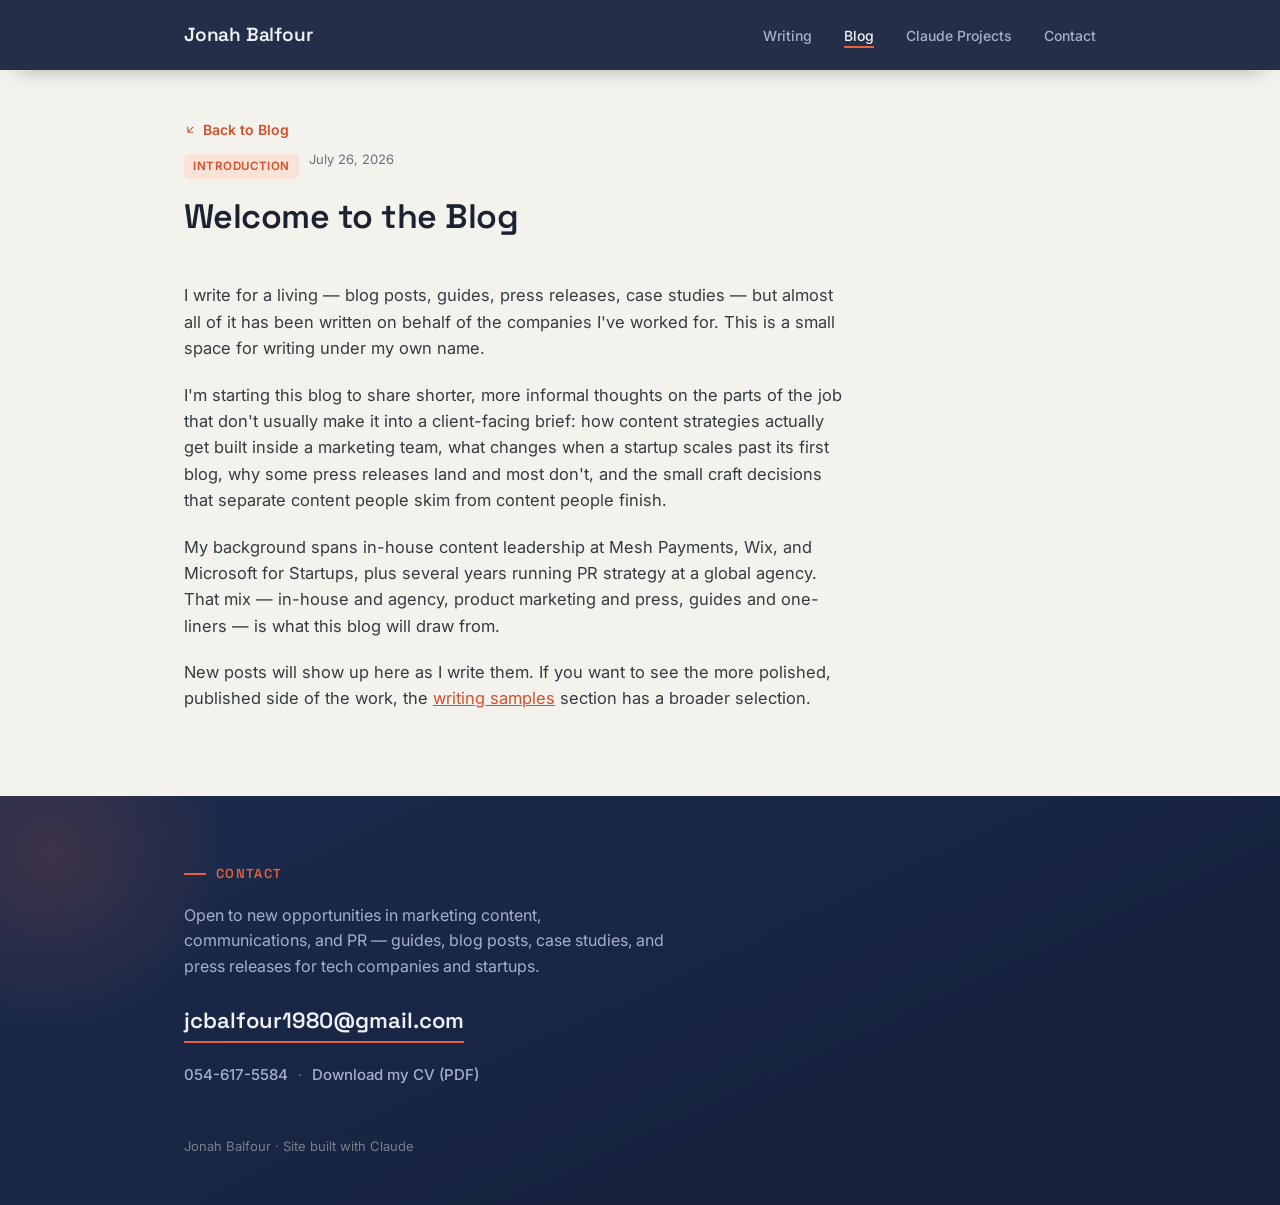
<file: blog/posts/welcome-to-the-blog.html>
<!DOCTYPE html>
<html lang="en">
<head>
<meta charset="UTF-8">
<meta name="viewport" content="width=device-width, initial-scale=1.0">
<meta name="theme-color" content="#16223e">
<title>Welcome to the Blog — Jonah Balfour</title>
<link rel="preconnect" href="https://fonts.googleapis.com">
<link rel="preconnect" href="https://fonts.gstatic.com" crossorigin>
<link href="https://fonts.googleapis.com/css2?family=Space+Grotesk:wght@500;600;700&family=Inter:wght@400;500;600&display=swap" rel="stylesheet">
<link rel="stylesheet" href="../../style.css">
</head>
<body>

<header class="site">
  <div class="wrap">
    <a class="name" href="../../index.html">Jonah Balfour</a>
    <nav class="site">
      <a href="../../index.html#writing">Writing</a>
      <a href="../index.html" class="current">Blog</a>
      <a href="../../projects/index.html">Claude Projects</a>
      <a href="../../index.html#contact">Contact</a>
    </nav>
  </div>
</header>

<div class="wrap">
  <div class="post-header" style="padding-top: 48px;">
    <a class="back-link" href="../index.html"><svg viewBox="0 0 24 24" fill="none" stroke="currentColor" stroke-width="2"><path d="M17 7L7 17M7 17H17M7 17V7"/></svg> Back to Blog</a>
    <div class="sample-meta">
      <span class="tag">Introduction</span>
      <span class="pub">July 26, 2026</span>
    </div>
    <h1 class="post-title">Welcome to the Blog</h1>
  </div>

  <article class="post-content">
    <p>I write for a living — blog posts, guides, press releases, case studies — but almost all of it has been written on behalf of the companies I've worked for. This is a small space for writing under my own name.</p>

    <p>I'm starting this blog to share shorter, more informal thoughts on the parts of the job that don't usually make it into a client-facing brief: how content strategies actually get built inside a marketing team, what changes when a startup scales past its first blog, why some press releases land and most don't, and the small craft decisions that separate content people skim from content people finish.</p>

    <p>My background spans in-house content leadership at Mesh Payments, Wix, and Microsoft for Startups, plus several years running PR strategy at a global agency. That mix — in-house and agency, product marketing and press, guides and one-liners — is what this blog will draw from.</p>

    <p>New posts will show up here as I write them. If you want to see the more polished, published side of the work, the <a href="../../index.html#writing">writing samples</a> section has a broader selection.</p>
  </article>
</div>

<footer class="contact" id="contact">
  <div class="wrap">
    <h2 class="section-title">Contact</h2>
    <p>Open to new opportunities in marketing content, communications, and PR — guides, blog posts, case studies, and press releases for tech companies and startups.</p>
    <a class="contact-email" href="mailto:jcbalfour1980@gmail.com">jcbalfour1980@gmail.com</a>
    <div class="contact-links">
      <a class="contact-link" href="tel:+972546175584">054-617-5584</a>
      <span class="contact-sep">·</span>
      <a class="contact-link" href="../../jonah-balfour-cv.pdf" target="_blank" rel="noopener">Download my CV (PDF)</a>
    </div>
    <div class="fine-print">Jonah Balfour · Site built with Claude</div>
  </div>
</footer>

<script src="../../app.js"></script>
</body>
</html>
</file>
<file: style.css>
:root {
  --ink: #1b2333;
  --muted: #6a7180;
  --line: #dde1e3;
  --paper: #f4f2ec;
  --card: #ffffff;
  --deep: #16223e;
  --deep-2: #1c2b4d;
  --on-deep: #eef0f6;
  --on-deep-muted: #a6b0cc;
  --accent: #e8603c;
  --accent-2: #d94e2b;
  --accent-soft: #fbe2d7;
  --ok: #2fae6b;
  --max: 960px;
  --font-head: "Space Grotesk", -apple-system, BlinkMacSystemFont, sans-serif;
  --font-body: "Inter", -apple-system, BlinkMacSystemFont, sans-serif;
  --shadow-sm: 0 1px 2px rgba(22,34,62,0.06), 0 1px 1px rgba(22,34,62,0.04);
  --shadow-md: 0 6px 20px rgba(22,34,62,0.08), 0 2px 6px rgba(22,34,62,0.05);
  --shadow-lg: 0 18px 40px rgba(22,34,62,0.14), 0 6px 14px rgba(22,34,62,0.08);
}

* { box-sizing: border-box; }

html { scroll-behavior: smooth; }

body {
  margin: 0;
  background: var(--paper);
  color: var(--ink);
  font-family: var(--font-body);
  line-height: 1.6;
  -webkit-font-smoothing: antialiased;
}

a { color: inherit; }

.wrap {
  max-width: var(--max);
  margin: 0 auto;
  padding: 0 24px;
}

/* Header / nav */

header.site {
  padding: 20px 0;
  background: rgba(22, 34, 62, 0.94);
  backdrop-filter: blur(10px);
  -webkit-backdrop-filter: blur(10px);
  color: var(--on-deep);
  position: sticky;
  top: 0;
  z-index: 50;
  box-shadow: 0 1px 0 rgba(255,255,255,0.06), 0 12px 24px -18px rgba(0,0,0,0.5);
}

header.site .wrap { display: flex; justify-content: space-between; align-items: baseline; flex-wrap: wrap; gap: 16px; }

.name {
  font-family: var(--font-head);
  font-size: 19px;
  font-weight: 600;
  letter-spacing: -0.01em;
  color: var(--on-deep);
  text-decoration: none;
}

nav.site a {
  position: relative;
  text-decoration: none;
  color: var(--on-deep-muted);
  font-size: 14px;
  font-weight: 500;
  margin-left: 28px;
  padding-bottom: 4px;
  transition: color 0.15s ease;
}

nav.site a::after {
  content: "";
  position: absolute;
  left: 0;
  right: 100%;
  bottom: 0;
  height: 2px;
  background: var(--accent);
  transition: right 0.2s ease;
}

nav.site a:hover { color: var(--on-deep); }
nav.site a:hover::after { right: 0; }

nav.site a.current { color: var(--on-deep); }
nav.site a.current::after { right: 0; background: var(--accent); }

/* Hero */

.hero {
  position: relative;
  padding: 72px 0 64px;
  background:
    radial-gradient(circle at 1px 1px, rgba(255,255,255,0.07) 1px, transparent 0),
    linear-gradient(155deg, var(--deep-2) 0%, var(--deep) 62%);
  background-size: 22px 22px, 100% 100%;
  color: var(--on-deep);
  border-bottom: 1px solid rgba(255,255,255,0.08);
  overflow: hidden;
}

.hero::after {
  content: "";
  position: absolute;
  inset: auto -10% -60% auto;
  width: 420px;
  height: 420px;
  background: radial-gradient(circle, rgba(232,96,60,0.22), transparent 70%);
  pointer-events: none;
}

.hero .wrap { position: relative; z-index: 1; }

.badge {
  display: inline-flex;
  align-items: center;
  gap: 7px;
  font-size: 12.5px;
  font-weight: 600;
  letter-spacing: 0.01em;
  color: var(--on-deep);
  background: rgba(255,255,255,0.07);
  border: 1px solid rgba(255,255,255,0.14);
  padding: 6px 12px 6px 10px;
  border-radius: 100px;
  margin-bottom: 22px;
}

.badge .dot {
  width: 7px;
  height: 7px;
  border-radius: 50%;
  background: var(--ok);
  box-shadow: 0 0 0 3px rgba(47,174,107,0.22);
  flex-shrink: 0;
}

.hero h1 {
  font-family: var(--font-head);
  font-size: 40px;
  line-height: 1.25;
  font-weight: 600;
  letter-spacing: -0.02em;
  margin: 0 0 20px;
  max-width: 24ch;
  color: var(--on-deep);
}

.hero p {
  font-size: 17px;
  color: var(--on-deep-muted);
  max-width: 58ch;
  margin: 0;
}

.hero.hero-small {
  padding: 52px 0 56px;
}

.hero.hero-small h1 {
  font-size: 30px;
  max-width: 26ch;
}

.hero-stats {
  display: flex;
  flex-wrap: wrap;
  gap: 36px;
  margin-top: 40px;
  padding-top: 28px;
  border-top: 1px solid rgba(255,255,255,0.12);
}

.hero-stats .stat {
  display: flex;
  flex-direction: column;
  gap: 2px;
}

.hero-stats .stat-num {
  font-family: var(--font-head);
  font-size: 26px;
  font-weight: 600;
  color: var(--on-deep);
  letter-spacing: -0.01em;
}

.hero-stats .stat-label {
  font-size: 12.5px;
  color: var(--on-deep-muted);
}

section { padding: 56px 0 68px; }

h2.section-title {
  display: flex;
  align-items: center;
  gap: 10px;
  font-family: var(--font-head);
  font-size: 13px;
  text-transform: uppercase;
  letter-spacing: 0.1em;
  color: var(--accent);
  font-weight: 600;
  margin: 0 0 32px;
}

h2.section-title::before {
  content: "";
  width: 22px;
  height: 2px;
  background: var(--accent);
  flex-shrink: 0;
}

/* Sample cards */

.samples {
  display: grid;
  grid-template-columns: repeat(2, 1fr);
  gap: 24px;
}

.samples.samples-list {
  grid-template-columns: 1fr;
}

.sample {
  display: flex;
  flex-direction: column;
  background: var(--card);
  border: 1px solid var(--line);
  border-radius: 14px;
  overflow: hidden;
  box-shadow: var(--shadow-sm);
  transition: transform 0.22s ease, box-shadow 0.22s ease, border-color 0.22s ease;
}

.sample:hover {
  transform: translateY(-4px);
  box-shadow: var(--shadow-lg);
  border-color: rgba(232,96,60,0.35);
}

.sample-thumb-wrap {
  overflow: hidden;
  background: var(--line);
}

.sample-thumb {
  display: block;
  width: 100%;
  height: 168px;
  object-fit: cover;
  transition: transform 0.35s ease;
}

.sample:hover .sample-thumb {
  transform: scale(1.05);
}

.sample-body {
  min-width: 0;
  padding: 22px 24px 24px;
  display: flex;
  flex-direction: column;
  flex: 1;
}

.sample-meta {
  display: flex;
  flex-wrap: wrap;
  gap: 8px 10px;
  align-items: center;
  margin-bottom: 12px;
}

.tag {
  font-size: 11.5px;
  text-transform: uppercase;
  letter-spacing: 0.05em;
  font-weight: 600;
  color: var(--accent-2);
  background: var(--accent-soft);
  padding: 3px 9px;
  border-radius: 5px;
}

.pub {
  font-size: 13px;
  color: var(--muted);
}

.sample h3 {
  font-family: var(--font-head);
  font-size: 19px;
  line-height: 1.35;
  font-weight: 600;
  letter-spacing: -0.01em;
  margin: 0 0 10px;
}

.sample p {
  font-size: 14.5px;
  color: #45524b;
  margin: 0 0 16px;
  max-width: 62ch;
}

.sample .note {
  font-size: 13px;
  color: var(--muted);
  font-style: italic;
  margin: -8px 0 14px;
}

.read-link {
  display: inline-flex;
  align-items: center;
  gap: 6px;
  font-size: 14px;
  font-weight: 600;
  color: var(--accent-2);
  text-decoration: none;
  margin-top: auto;
}

.read-link svg { width: 13px; height: 13px; transition: transform 0.18s ease; }

.read-link:hover { text-decoration: underline; }
.read-link:hover svg { transform: translate(2px, -2px); }

/* Blog index + post pages */

.blog-teaser {
  padding: 32px 0 8px;
}

.blog-teaser p {
  font-size: 15px;
  color: var(--muted);
  margin: 0;
  max-width: 62ch;
}

.post-header {
  padding: 8px 0 12px;
}

.post-header .pub {
  display: block;
  margin-bottom: 14px;
}

.post-title {
  font-family: var(--font-head);
  font-size: 34px;
  line-height: 1.25;
  font-weight: 600;
  letter-spacing: -0.015em;
  margin: 0 0 8px;
  max-width: 24ch;
}

.post-content {
  padding: 24px 0 64px;
  max-width: 66ch;
}

.post-content p {
  font-size: 16.5px;
  color: #333c40;
  margin: 0 0 20px;
}

.post-content h2 {
  font-family: var(--font-head);
  font-size: 22px;
  font-weight: 600;
  letter-spacing: -0.01em;
  margin: 40px 0 16px;
}

.post-content h3 {
  font-family: var(--font-head);
  font-size: 18px;
  font-weight: 600;
  margin: 32px 0 14px;
}

.post-content a { color: var(--accent-2); text-decoration: underline; }

.post-content blockquote {
  margin: 24px 0;
  padding-left: 20px;
  border-left: 3px solid var(--accent);
  color: var(--muted);
  font-style: italic;
}

.back-link {
  display: inline-flex;
  align-items: center;
  gap: 6px;
  font-size: 14px;
  font-weight: 600;
  color: var(--accent-2);
  text-decoration: none;
  margin-bottom: 8px;
}

.back-link:hover { text-decoration: underline; }

.back-link svg { width: 13px; height: 13px; }

/* Footer */

footer.contact {
  position: relative;
  background: linear-gradient(155deg, var(--deep-2) 0%, var(--deep) 70%);
  color: var(--on-deep);
  padding: 68px 0 48px;
  overflow: hidden;
}

footer.contact::before {
  content: "";
  position: absolute;
  inset: -30% auto auto -10%;
  width: 360px;
  height: 360px;
  background: radial-gradient(circle, rgba(232,96,60,0.16), transparent 70%);
  pointer-events: none;
}

footer.contact .wrap { position: relative; z-index: 1; }

footer.contact h2.section-title { color: var(--accent); margin-bottom: 18px; }
footer.contact h2.section-title::before { background: var(--accent); }

footer.contact p {
  font-size: 16px;
  color: var(--on-deep-muted);
  max-width: 48ch;
  margin: 0 0 24px;
}

.contact-email {
  display: inline-block;
  font-family: var(--font-head);
  font-size: 22px;
  font-weight: 600;
  color: var(--on-deep);
  text-decoration: none;
  border-bottom: 2px solid var(--accent);
  padding-bottom: 2px;
  transition: color 0.15s ease, border-color 0.15s ease;
}

.contact-email:hover { color: var(--accent); }

.contact-links {
  margin-top: 20px;
  display: flex;
  flex-wrap: wrap;
  align-items: center;
  gap: 10px;
}

.contact-link {
  font-size: 15px;
  font-weight: 500;
  color: var(--on-deep-muted);
  text-decoration: none;
}

.contact-link:hover { color: var(--on-deep); text-decoration: underline; }

.contact-sep { color: var(--on-deep-muted); opacity: 0.5; }

.fine-print {
  margin-top: 48px;
  font-size: 13px;
  color: rgba(242,239,226,0.45);
}

/* Scroll reveal (progressive enhancement — see app.js) */

.reveal {
  opacity: 0;
  transform: translateY(16px);
  transition: opacity 0.55s ease, transform 0.55s ease;
}

.reveal.in-view {
  opacity: 1;
  transform: none;
}

@media (prefers-reduced-motion: reduce) {
  .reveal { transition: none; opacity: 1 !important; transform: none !important; }
  .sample, .sample-thumb { transition: none !important; }
}

@media (max-width: 720px) {
  .samples { grid-template-columns: 1fr; }
}

@media (max-width: 560px) {
  .hero h1 { font-size: 28px; }
  .hero-stats { gap: 24px; }
  nav.site a { margin-left: 18px; }
  .post-title { font-size: 26px; }
}
</file>
<file: admin/admin.css>
/* Admin-tool chrome only — never used on public pages. */

[hidden] { display: none !important; }

.admin-badge {
  font-size: 12px;
  font-weight: 600;
  letter-spacing: 0.05em;
  text-transform: uppercase;
  color: var(--on-deep-muted);
  border: 1px solid rgba(255,255,255,0.2);
  border-radius: 100px;
  padding: 3px 10px;
}

.admin-gate {
  max-width: 560px;
  padding-top: 64px;
}

.admin-gate h1 {
  font-family: var(--font-head);
  font-size: 28px;
  margin: 0 0 12px;
}

.admin-gate p {
  color: var(--muted);
  font-size: 15px;
}

.admin-gate code {
  background: var(--line);
  border-radius: 4px;
  padding: 2px 6px;
  font-size: 13.5px;
}

.admin-hint {
  font-size: 13px;
  color: var(--muted);
}

.admin-hint-inline {
  font-weight: 400;
  color: var(--muted);
  font-size: 13px;
}

.admin-field {
  display: flex;
  flex-direction: column;
  gap: 6px;
  margin: 16px 0;
}

.admin-field > span:first-child {
  font-size: 13px;
  font-weight: 600;
  color: var(--ink);
}

.admin-field-row {
  display: flex;
  gap: 20px;
  flex-wrap: wrap;
}

.admin-field-row .admin-field {
  flex: 1;
  min-width: 180px;
}

input[type="text"],
input[type="password"],
input[type="date"],
textarea {
  font-family: var(--font-body);
  font-size: 15px;
  padding: 10px 12px;
  border: 1px solid var(--line);
  border-radius: 8px;
  background: var(--card);
  color: var(--ink);
}

textarea { resize: vertical; }

.admin-btn-primary,
.admin-btn-secondary,
.admin-btn-danger {
  font-family: var(--font-body);
  font-size: 14px;
  font-weight: 600;
  border-radius: 8px;
  padding: 9px 18px;
  cursor: pointer;
  border: 1px solid transparent;
}

.admin-btn-primary {
  background: var(--accent);
  color: #fff;
}

.admin-btn-primary:disabled { opacity: 0.6; cursor: default; }

.admin-btn-secondary {
  background: var(--card);
  color: var(--ink);
  border-color: var(--line);
}

.admin-btn-danger {
  background: #fff;
  color: #c23b2e;
  border-color: rgba(194,59,46,0.35);
}

.admin-link-btn {
  background: none;
  border: none;
  color: var(--accent-2);
  font-size: 13px;
  font-weight: 600;
  cursor: pointer;
  padding: 0;
  text-decoration: underline;
}

.admin-topbar {
  display: flex;
  justify-content: space-between;
  align-items: center;
  padding: 24px 0 8px;
  font-size: 14px;
  color: var(--muted);
}

.admin-tabs {
  display: flex;
  gap: 8px;
  border-bottom: 1px solid var(--line);
  margin-bottom: 28px;
}

.admin-tab {
  background: none;
  border: none;
  border-bottom: 2px solid transparent;
  padding: 10px 4px;
  margin-right: 20px;
  font-size: 14px;
  font-weight: 600;
  color: var(--muted);
  cursor: pointer;
}

.admin-tab.active {
  color: var(--ink);
  border-bottom-color: var(--accent);
}

.admin-view { padding-bottom: 64px; }

.admin-slug-row {
  display: flex;
  align-items: center;
  gap: 8px;
  font-size: 13px;
  color: var(--muted);
  margin: -8px 0 16px;
}

.admin-slug-value {
  font-family: monospace;
  color: var(--ink);
}

.admin-slug-input {
  font-family: monospace;
  font-size: 13px;
  padding: 4px 8px;
}

.admin-toolbar {
  display: flex;
  gap: 6px;
  margin-bottom: 8px;
  flex-wrap: wrap;
}

.admin-toolbar button {
  min-width: 36px;
  height: 34px;
  border: 1px solid var(--line);
  background: var(--card);
  border-radius: 6px;
  cursor: pointer;
  font-size: 14px;
  color: var(--ink);
}

.admin-toolbar button:hover { border-color: var(--accent); }

.admin-editor {
  border: 1px solid var(--line);
  border-radius: 8px;
  padding: 20px 24px;
  min-height: 260px;
  background: var(--card);
  max-width: none;
}

.admin-editor:focus { outline: 2px solid var(--accent-soft); }

.admin-editor img { max-width: 100%; border-radius: 6px; }

.admin-actions {
  display: flex;
  gap: 10px;
  margin-top: 20px;
}

.admin-status-log {
  margin-top: 20px;
  display: flex;
  flex-direction: column;
  gap: 8px;
}

.admin-status {
  font-size: 14px;
  padding: 10px 14px;
  border-radius: 8px;
  display: flex;
  align-items: center;
  gap: 12px;
  justify-content: space-between;
}

.admin-status-info { background: var(--paper); border: 1px solid var(--line); color: var(--ink); }
.admin-status-success { background: rgba(47,174,107,0.1); border: 1px solid rgba(47,174,107,0.3); color: #1f7a4d; }
.admin-status-error { background: rgba(194,59,46,0.08); border: 1px solid rgba(194,59,46,0.3); color: #c23b2e; }

.admin-status-retry {
  flex-shrink: 0;
  padding: 5px 12px;
  font-size: 13px;
}

.admin-posts-list {
  display: flex;
  flex-direction: column;
  gap: 1px;
}

.admin-post-row {
  display: flex;
  justify-content: space-between;
  align-items: center;
  gap: 16px;
  padding: 14px 0;
  border-bottom: 1px solid var(--line);
}

.admin-post-row-main { display: flex; flex-direction: column; gap: 3px; }

.admin-post-row-meta {
  font-size: 13px;
  color: var(--muted);
}

.admin-post-row-actions {
  display: flex;
  gap: 8px;
  flex-shrink: 0;
}
</file>
